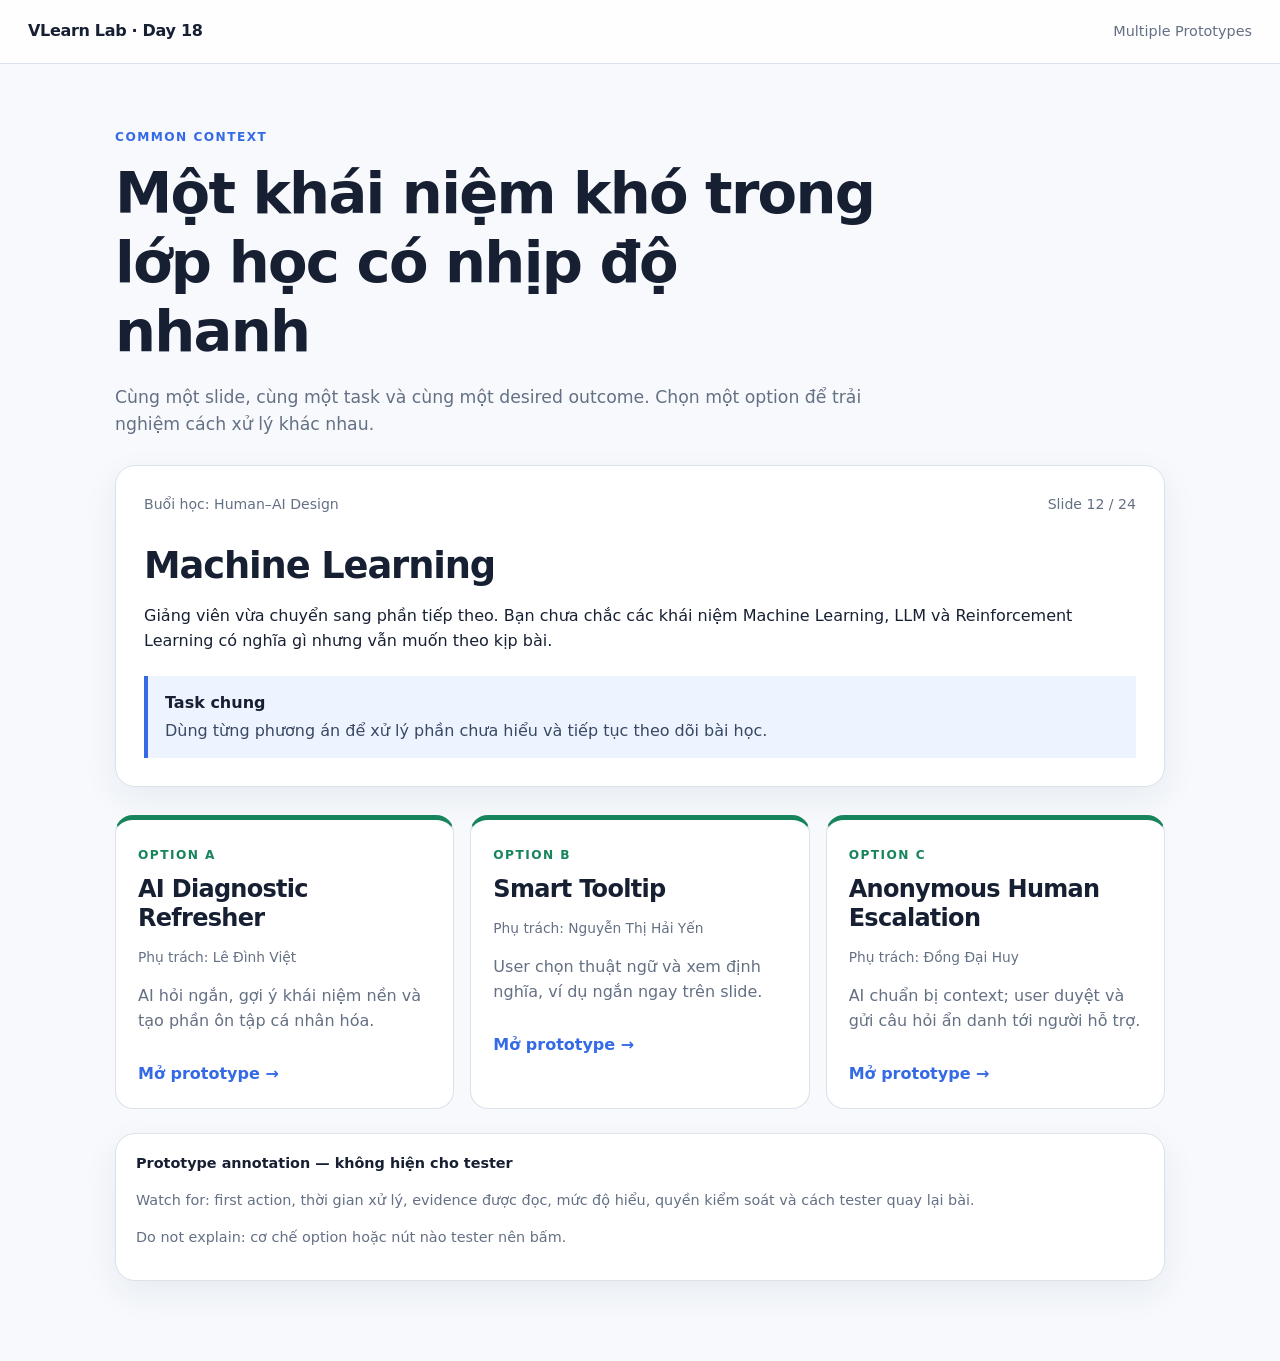
<file: Day18_Prototypes/index.html>
<!doctype html>
<html lang="vi">
<head>
  <meta charset="utf-8">
  <meta name="viewport" content="width=device-width, initial-scale=1">
  <title>AI Tutor — Day 18 Prototypes</title>
  <link rel="stylesheet" href="shared.css">
</head>
<body data-option="hub">
  <header class="topbar">
    <a class="brand" href="index.html">VLearn Lab · Day 18</a>
    <span class="topbar-note">Multiple Prototypes</span>
  </header>

  <main class="container">
    <section class="hero">
      <p class="eyebrow">COMMON CONTEXT</p>
      <h1>Một khái niệm khó trong lớp học có nhịp độ nhanh</h1>
      <p class="lead">Cùng một slide, cùng một task và cùng một desired outcome. Chọn một option để trải nghiệm cách xử lý khác nhau.</p>
    </section>

    <section class="context-card">
      <div class="progress-row">
        <span>Buổi học: Human–AI Design</span>
        <span>Slide 12 / 24</span>
      </div>
      <h2>Machine Learning</h2>
      <p>Giảng viên vừa chuyển sang phần tiếp theo. Bạn chưa chắc các khái niệm Machine Learning, LLM và Reinforcement Learning có nghĩa gì nhưng vẫn muốn theo kịp bài.</p>
      <div class="task-box">
        <strong>Task chung</strong>
        <span>Dùng từng phương án để xử lý phần chưa hiểu và tiếp tục theo dõi bài học.</span>
      </div>
    </section>

    <section class="option-grid" aria-label="Ba prototype">
      <a class="option-card option-a" href="option-a.html">
        <span class="option-label">OPTION A</span>
        <h2>AI Diagnostic Refresher</h2>
        <p class="slide-number">Phụ trách: Lê Đình Việt</p>
        <p>AI hỏi ngắn, gợi ý khái niệm nền và tạo phần ôn tập cá nhân hóa.</p>
        <span class="card-link">Mở prototype →</span>
      </a>
      <a class="option-card option-b" href="option-b.html">
        <span class="option-label">OPTION B</span>
        <h2>Smart Tooltip</h2>
        <p class="slide-number">Phụ trách: Nguyễn Thị Hải Yến</p>
        <p>User chọn thuật ngữ và xem định nghĩa, ví dụ ngắn ngay trên slide.</p>
        <span class="card-link">Mở prototype →</span>
      </a>
      <a class="option-card option-c" href="option-c.html">
        <span class="option-label">OPTION C</span>
        <h2>Anonymous Human Escalation</h2>
        <p class="slide-number">Phụ trách: Đồng Đại Huy</p>
        <p>AI chuẩn bị context; user duyệt và gửi câu hỏi ẩn danh tới người hỗ trợ.</p>
        <span class="card-link">Mở prototype →</span>
      </a>
    </section>

    <aside class="annotation">
      <strong>Prototype annotation — không hiện cho tester</strong>
      <p>Watch for: first action, thời gian xử lý, evidence được đọc, mức độ hiểu, quyền kiểm soát và cách tester quay lại bài.</p>
      <p>Do not explain: cơ chế option hoặc nút nào tester nên bấm.</p>
    </aside>
  </main>
</body>
</html>
</file>
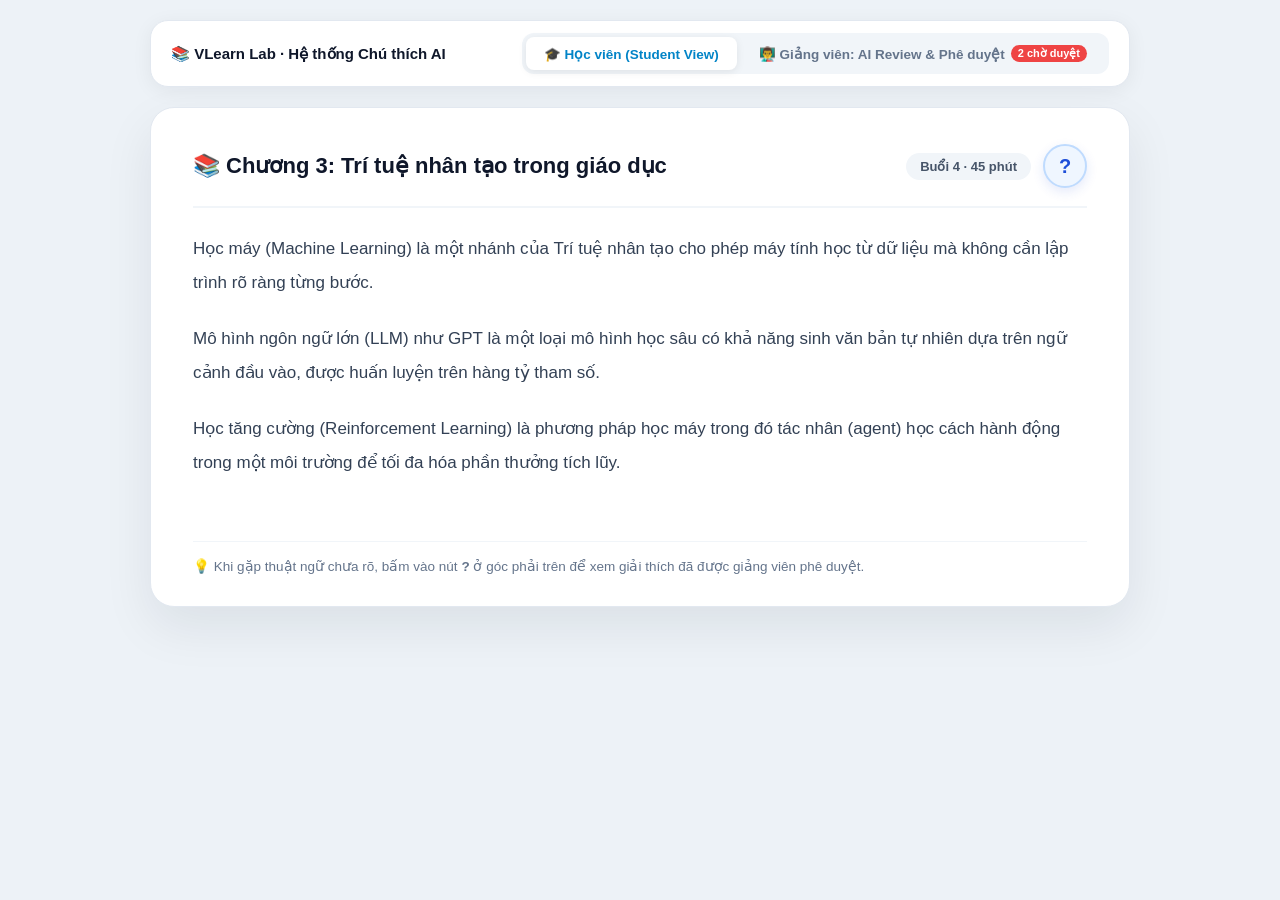
<file: prototype.html>
<!DOCTYPE html>
<html lang="vi">

<head>
    <meta charset="UTF-8" />
    <meta name="viewport" content="width=device-width, initial-scale=1.0" />
    <title>Prototype - Hệ thống Chú thích Khái niệm (Học viên & Giảng viên)</title>
    <style>
        /* ===== RESET & GLOBAL ===== */
        * {
            margin: 0;
            padding: 0;
            box-sizing: border-box;
        }

        body {
            font-family: 'Segoe UI', -apple-system, BlinkMacSystemFont, Roboto, Helvetica, Arial, sans-serif;
            background: #edf2f7;
            min-height: 100vh;
            padding: 20px;
            color: #1e293b;
            display: flex;
            flex-direction: column;
            align-items: center;
        }

        /* ===== ROLE SWITCHER TOPBAR ===== */
        .app-topbar {
            max-width: 980px;
            width: 100%;
            background: #ffffff;
            border-radius: 18px;
            padding: 12px 20px;
            margin-bottom: 20px;
            box-shadow: 0 4px 20px rgba(15, 23, 42, 0.06);
            display: flex;
            justify-content: space-between;
            align-items: center;
            flex-wrap: wrap;
            gap: 12px;
            border: 1px solid #e2e8f0;
        }

        .topbar-brand {
            font-size: 15px;
            font-weight: 700;
            color: #0f172a;
            display: flex;
            align-items: center;
            gap: 8px;
        }

        .role-switcher-group {
            display: flex;
            background: #f1f5f9;
            padding: 4px;
            border-radius: 12px;
            gap: 4px;
        }

        .role-btn {
            background: transparent;
            border: none;
            padding: 8px 18px;
            border-radius: 8px;
            font-size: 13.5px;
            font-weight: 600;
            color: #64748b;
            cursor: pointer;
            transition: all 0.2s;
            display: flex;
            align-items: center;
            gap: 6px;
        }

        .role-btn:hover {
            color: #0f172a;
        }

        .role-btn.active {
            background: #ffffff;
            color: #0284c7;
            box-shadow: 0 2px 8px rgba(0, 0, 0, 0.08);
        }

        .role-badge-count {
            background: #ef4444;
            color: #ffffff;
            font-size: 11px;
            padding: 2px 7px;
            border-radius: 20px;
            font-weight: 700;
        }

        /* ===== VIEW CONTAINERS ===== */
        .view-section {
            max-width: 980px;
            width: 100%;
            display: none;
            animation: fadeInView 0.25s ease;
        }

        .view-section.active {
            display: block;
        }

        @keyframes fadeInView {
            from {
                opacity: 0;
                transform: translateY(6px);
            }

            to {
                opacity: 1;
                transform: translateY(0);
            }
        }

        /* ============================================================ */
        /* ===== GIAO DIỆN 1: HỌC VIÊN (STUDENT VIEW) ===== */
        /* ============================================================ */
        .slide-container {
            width: 100%;
            background: #ffffff;
            border-radius: 24px;
            padding: 36px 42px 32px;
            box-shadow: 0 20px 50px rgba(15, 23, 42, 0.08);
            position: relative;
            min-height: 500px;
            display: flex;
            flex-direction: column;
            justify-content: space-between;
            border: 1px solid #e2e8f0;
        }

        .slide-header {
            display: flex;
            justify-content: space-between;
            align-items: center;
            border-bottom: 2px solid #f1f5f9;
            padding-bottom: 18px;
            margin-bottom: 24px;
            gap: 16px;
        }

        .slide-header-left {
            display: flex;
            align-items: center;
            gap: 12px;
        }

        .slide-header h2 {
            font-size: 22px;
            font-weight: 700;
            color: #0f172a;
        }

        .slide-header-right {
            display: flex;
            align-items: center;
            gap: 12px;
        }

        .badge-session {
            background: #f1f5f9;
            padding: 6px 14px;
            border-radius: 30px;
            font-size: 13px;
            color: #475569;
            font-weight: 600;
            white-space: nowrap;
        }

        .btn-help-trigger {
            width: 44px;
            height: 44px;
            border-radius: 50%;
            background: #eff6ff;
            border: 2px solid #bfdbfe;
            color: #1d4ed8;
            font-size: 20px;
            font-weight: 800;
            cursor: pointer;
            display: flex;
            align-items: center;
            justify-content: center;
            transition: all 0.2s cubic-bezier(0.34, 1.56, 0.64, 1);
            box-shadow: 0 4px 12px rgba(29, 78, 216, 0.12);
            position: relative;
        }

        .btn-help-trigger:hover {
            background: #1d4ed8;
            color: #ffffff;
            border-color: #1d4ed8;
            transform: scale(1.1);
            box-shadow: 0 6px 18px rgba(29, 78, 216, 0.28);
        }

        .btn-help-trigger::after {
            content: "Xem chú thích & giải thích khái niệm";
            position: absolute;
            bottom: -38px;
            right: 0;
            background: #0f172a;
            color: #ffffff;
            font-size: 12px;
            font-weight: 500;
            padding: 5px 12px;
            border-radius: 8px;
            white-space: nowrap;
            opacity: 0;
            pointer-events: none;
            transition: opacity 0.2s, transform 0.2s;
            transform: translateY(-4px);
            z-index: 20;
            box-shadow: 0 4px 12px rgba(0, 0, 0, 0.15);
        }

        .btn-help-trigger:hover::after {
            opacity: 1;
            transform: translateY(0);
        }

        .slide-body {
            line-height: 2;
            font-size: 17px;
            color: #334155;
            flex-grow: 1;
        }

        .slide-body p {
            margin-bottom: 22px;
        }

        .slide-footer {
            margin-top: 24px;
            border-top: 1px solid #f1f5f9;
            padding-top: 16px;
            display: flex;
            justify-content: space-between;
            align-items: center;
        }

        .slide-footer-tip {
            font-size: 13.5px;
            color: #64748b;
        }

        /* ============================================================ */
        /* ===== GIAO DIỆN 2: GIẢNG VIÊN (INSTRUCTOR DASHBOARD) ===== */
        /* ============================================================ */
        .instructor-card {
            background: #ffffff;
            border-radius: 24px;
            padding: 32px 36px;
            box-shadow: 0 20px 50px rgba(15, 23, 42, 0.08);
            border: 1px solid #e2e8f0;
        }

        .instructor-header {
            display: flex;
            justify-content: space-between;
            align-items: flex-start;
            border-bottom: 2px solid #f1f5f9;
            padding-bottom: 20px;
            margin-bottom: 20px;
            flex-wrap: wrap;
            gap: 14px;
        }

        .instructor-header h2 {
            font-size: 22px;
            font-weight: 700;
            color: #0f172a;
            display: flex;
            align-items: center;
            gap: 10px;
        }

        .instructor-header p {
            font-size: 14px;
            color: #64748b;
            margin-top: 4px;
        }

        .instructor-actions-top {
            display: flex;
            gap: 10px;
            flex-wrap: wrap;
        }

        .btn-inst-action {
            padding: 9px 18px;
            border-radius: 10px;
            font-size: 13.5px;
            font-weight: 600;
            cursor: pointer;
            transition: all 0.15s;
            display: inline-flex;
            align-items: center;
            gap: 6px;
            border: none;
        }

        .btn-inst-primary {
            background: #0284c7;
            color: #ffffff;
        }

        .btn-inst-primary:hover {
            background: #0369a1;
            box-shadow: 0 4px 12px rgba(2, 132, 199, 0.25);
        }

        .btn-inst-success {
            background: #10b981;
            color: #ffffff;
        }

        .btn-inst-success:hover {
            background: #059669;
        }

        .btn-inst-secondary {
            background: #f1f5f9;
            color: #334155;
            border: 1px solid #cbd5e1;
        }

        .btn-inst-secondary:hover {
            background: #e2e8f0;
            color: #0f172a;
        }

        /* Banner cảnh báo Limit / Capability của AI */
        .ai-capability-banner {
            background: #f0f9ff;
            border: 1px solid #bae6fd;
            border-left: 5px solid #0284c7;
            padding: 14px 18px;
            border-radius: 12px;
            margin-bottom: 24px;
            display: flex;
            align-items: flex-start;
            gap: 12px;
        }

        .ai-banner-icon {
            font-size: 22px;
        }

        .ai-banner-content h4 {
            font-size: 14.5px;
            font-weight: 700;
            color: #0369a1;
            margin-bottom: 2px;
        }

        .ai-banner-content p {
            font-size: 13.5px;
            color: #334155;
            line-height: 1.5;
        }

        /* Danh sách Card đề xuất từ AI */
        .concept-review-grid {
            display: flex;
            flex-direction: column;
            gap: 16px;
        }

        .review-card {
            background: #ffffff;
            border: 1.5px solid #e2e8f0;
            border-radius: 16px;
            padding: 20px 24px;
            transition: all 0.2s;
            position: relative;
        }

        .review-card:hover {
            border-color: #cbd5e1;
            box-shadow: 0 6px 20px rgba(0, 0, 0, 0.04);
        }

        .review-card.status-approved {
            border-color: #86efac;
            background: #f0fdf4;
        }

        .review-card.status-rejected {
            border-color: #fecaca;
            background: #fef2f2;
            opacity: 0.7;
        }

        .review-card-top {
            display: flex;
            justify-content: space-between;
            align-items: center;
            margin-bottom: 12px;
            flex-wrap: wrap;
            gap: 10px;
        }

        .review-card-title {
            font-size: 17px;
            font-weight: 700;
            color: #0f172a;
            display: flex;
            align-items: center;
            gap: 8px;
        }

        .review-badges {
            display: flex;
            align-items: center;
            gap: 8px;
            flex-wrap: wrap;
        }

        .badge-pill {
            font-size: 12px;
            font-weight: 600;
            padding: 3px 10px;
            border-radius: 20px;
        }

        .badge-confidence-high {
            background: #dbeafe;
            color: #1d4ed8;
        }

        .badge-confidence-medium {
            background: #fef3c7;
            color: #b45309;
        }

        .badge-priority {
            background: #f1f5f9;
            color: #475569;
        }

        .badge-status {
            font-weight: 700;
        }

        .badge-status-approved {
            background: #dcfce7;
            color: #15803d;
        }

        .badge-status-pending {
            background: #fef3c7;
            color: #b45309;
        }

        .badge-status-rejected {
            background: #fee2e2;
            color: #b91c1c;
        }

        .ai-reasoning-box {
            background: #f8fafc;
            border-radius: 8px;
            padding: 8px 12px;
            font-size: 13px;
            color: #475569;
            margin-bottom: 14px;
            display: flex;
            align-items: center;
            gap: 6px;
            border: 1px solid #edf2f7;
        }

        .ai-warning-box {
            background: #fffbeb;
            border: 1px solid #fde68a;
            border-radius: 8px;
            padding: 8px 12px;
            font-size: 13px;
            color: #92400e;
            margin-bottom: 14px;
            display: flex;
            align-items: center;
            gap: 6px;
        }

        .review-content-preview {
            display: grid;
            grid-template-columns: 1fr 1fr;
            gap: 14px;
            margin-bottom: 16px;
            background: #f8fafc;
            padding: 14px 16px;
            border-radius: 10px;
            border: 1px solid #f1f5f9;
        }

        .preview-block h5 {
            font-size: 12px;
            text-transform: uppercase;
            letter-spacing: 0.4px;
            color: #64748b;
            margin-bottom: 4px;
            font-weight: 700;
        }

        .preview-block p {
            font-size: 14px;
            line-height: 1.5;
            color: #1e293b;
        }

        .review-actions-bottom {
            display: flex;
            justify-content: flex-end;
            gap: 10px;
            border-top: 1px solid #f1f5f9;
            padding-top: 12px;
        }

        /* ============================================================ */
        /* ===== POPUP / MODAL CHUNG ===== */
        /* ============================================================ */
        .modal-backdrop {
            position: fixed;
            top: 0;
            left: 0;
            width: 100vw;
            height: 100vh;
            background: rgba(15, 23, 42, 0.45);
            backdrop-filter: blur(5px);
            -webkit-backdrop-filter: blur(5px);
            display: flex;
            justify-content: center;
            align-items: center;
            z-index: 1000;
            opacity: 0;
            visibility: hidden;
            transition: opacity 0.25s ease, visibility 0.25s ease;
            padding: 20px;
        }

        .modal-backdrop.active {
            opacity: 1;
            visibility: visible;
        }

        .modal-card {
            background: #ffffff;
            border-radius: 20px;
            max-width: 680px;
            width: 100%;
            padding: 26px 30px;
            box-shadow: 0 25px 60px rgba(0, 0, 0, 0.2);
            position: relative;
            transform: scale(0.94) translateY(12px);
            transition: transform 0.25s cubic-bezier(0.34, 1.56, 0.64, 1);
            max-height: 90vh;
            overflow-y: auto;
        }

        .modal-backdrop.active .modal-card {
            transform: scale(1) translateY(0);
        }

        .modal-close-btn {
            position: absolute;
            top: 18px;
            right: 18px;
            background: #f1f5f9;
            border: none;
            width: 34px;
            height: 34px;
            border-radius: 50%;
            font-size: 16px;
            color: #64748b;
            cursor: pointer;
            display: flex;
            align-items: center;
            justify-content: center;
            transition: all 0.15s;
        }

        .modal-close-btn:hover {
            background: #e2e8f0;
            color: #0f172a;
            transform: scale(1.08);
        }

        /* ===== POPUP GIẢI THÍCH (CHO HỌC VIÊN) ===== */
        .modal-header-title {
            font-size: 20px;
            font-weight: 700;
            color: #0f172a;
            display: flex;
            align-items: center;
            gap: 8px;
            margin-bottom: 4px;
        }

        .modal-header-sub {
            font-size: 13px;
            color: #64748b;
            margin-bottom: 18px;
            display: flex;
            align-items: center;
            gap: 6px;
        }

        .badge-approved-tag {
            background: #ecfdf5;
            color: #059669;
            font-size: 12px;
            font-weight: 600;
            padding: 2px 10px;
            border-radius: 20px;
            border: 1px solid #a7f3d0;
        }

        .concept-tabs {
            display: flex;
            gap: 8px;
            border-bottom: 1.5px solid #e2e8f0;
            padding-bottom: 12px;
            margin-bottom: 18px;
            overflow-x: auto;
        }

        .tab-btn {
            background: #f8fafc;
            border: 1px solid #e2e8f0;
            padding: 8px 16px;
            border-radius: 12px;
            font-size: 14px;
            font-weight: 600;
            color: #475569;
            cursor: pointer;
            transition: all 0.15s;
            white-space: nowrap;
        }

        .tab-btn.active {
            background: #0284c7;
            color: #ffffff;
            border-color: #0284c7;
            box-shadow: 0 4px 12px rgba(2, 132, 199, 0.25);
        }

        .detail-section {
            margin-bottom: 14px;
        }

        .section-label {
            font-size: 13px;
            font-weight: 700;
            text-transform: uppercase;
            letter-spacing: 0.4px;
            color: #475569;
            margin-bottom: 4px;
            display: flex;
            align-items: center;
            gap: 6px;
        }

        .section-body {
            font-size: 15.5px;
            line-height: 1.65;
            color: #1e293b;
        }

        .example-card {
            background: #f0f9ff;
            border-left: 4px solid #0284c7;
            padding: 12px 16px;
            border-radius: 10px;
            font-size: 15px;
            line-height: 1.6;
            color: #0c4a6e;
        }

        .source-card {
            background: #f8fafc;
            border: 1px dashed #cbd5e1;
            padding: 10px 16px;
            border-radius: 10px;
            font-size: 13px;
            color: #334155;
        }

        .inst-note-box {
            background: #fefce8;
            border-left: 4px solid #eab308;
            padding: 10px 14px;
            border-radius: 8px;
            font-size: 13.5px;
            color: #854d0e;
            margin-top: 10px;
        }

        .modal-footer {
            margin-top: 18px;
            padding-top: 14px;
            border-top: 1px solid #f1f5f9;
            display: flex;
            justify-content: space-between;
            align-items: center;
            gap: 12px;
        }

        .btn-feedback-trigger {
            background: #f8fafc;
            border: 1px solid #e2e8f0;
            padding: 8px 18px;
            border-radius: 30px;
            font-size: 13.5px;
            font-weight: 600;
            color: #475569;
            cursor: pointer;
            transition: all 0.15s;
            display: inline-flex;
            align-items: center;
            gap: 6px;
        }

        .btn-feedback-trigger:hover {
            background: #f1f5f9;
            color: #0f172a;
        }

        /* ===== MODAL CHỈNH SỬA / THÊM MỚI (GIẢNG VIÊN) ===== */
        .form-group {
            margin-bottom: 16px;
        }

        .form-group label {
            display: block;
            font-size: 13.5px;
            font-weight: 700;
            color: #334155;
            margin-bottom: 6px;
        }

        .form-input,
        .form-textarea {
            width: 100%;
            padding: 10px 14px;
            border: 1.5px solid #cbd5e1;
            border-radius: 10px;
            font-size: 14.5px;
            font-family: inherit;
            outline: none;
            transition: all 0.15s;
            color: #0f172a;
        }

        .form-input:focus,
        .form-textarea:focus {
            border-color: #0284c7;
            box-shadow: 0 0 0 3px rgba(2, 132, 199, 0.15);
        }

        /* ===== FEEDBACK POPUP (SAO SVG) ===== */
        .star-row {
            display: flex;
            gap: 10px;
            margin: 14px 0 18px;
        }

        .star-item {
            cursor: pointer;
            transition: transform 0.15s cubic-bezier(0.34, 1.56, 0.64, 1);
            display: flex;
            align-items: center;
            justify-content: center;
            padding: 2px;
            user-select: none;
        }

        .star-item:hover {
            transform: scale(1.22);
        }

        .star-icon {
            width: 38px;
            height: 38px;
            fill: #ffffff;
            stroke: #94a3b8;
            stroke-width: 1.5;
            stroke-linejoin: round;
            transition: fill 0.15s ease, stroke 0.15s ease;
            filter: drop-shadow(0 2px 4px rgba(0, 0, 0, 0.06));
        }

        .star-item.active .star-icon,
        .star-item.hovered .star-icon {
            fill: #f59e0b;
            stroke: #d97706;
            filter: drop-shadow(0 3px 10px rgba(245, 158, 11, 0.45));
        }

        /* ===== TOAST ===== */
        .toast {
            position: fixed;
            bottom: 30px;
            left: 50%;
            transform: translateX(-50%) translateY(20px);
            background: #0f172a;
            color: white;
            padding: 12px 28px;
            border-radius: 40px;
            font-weight: 500;
            font-size: 14px;
            box-shadow: 0 10px 30px rgba(0, 0, 0, 0.25);
            z-index: 2000;
            opacity: 0;
            transition: opacity 0.25s, transform 0.25s;
            pointer-events: none;
        }

        .toast.show {
            opacity: 1;
            transform: translateX(-50%) translateY(0);
        }

        @media (max-width: 700px) {
            .review-content-preview {
                grid-template-columns: 1fr;
            }

            .app-topbar {
                flex-direction: column;
                align-items: stretch;
            }

            .slide-container,
            .instructor-card {
                padding: 20px 18px;
            }
        }
    </style>
</head>

<body>

    <!-- ============================================================ -->
    <!-- ===== THANH CHUYỂN ĐỔI VAI TRÒ (ROLE SWITCHER) ===== -->
    <!-- ============================================================ -->
    <header class="app-topbar">
        <div class="topbar-brand">
            <span>📚 VLearn Lab · Hệ thống Chú thích AI</span>
        </div>
        <div class="role-switcher-group">
            <button class="role-btn active" id="btnRoleStudent" data-target="studentView">
                🎓 Học viên (Student View)
            </button>
            <button class="role-btn" id="btnRoleInstructor" data-target="instructorView">
                👨‍🏫 Giảng viên: AI Review & Phê duyệt
                <span class="role-badge-count" id="pendingBadge">3 chờ duyệt</span>
            </button>
        </div>
    </header>

    <!-- ============================================================ -->
    <!-- ===== VIEW 1: GIAO DIỆN HỌC VIÊN (STUDENT VIEW) ===== -->
    <!-- ============================================================ -->
    <section class="view-section active" id="studentView">
        <div class="slide-container">
            <!-- Header Slide -->
            <div class="slide-header">
                <div class="slide-header-left">
                    <h2>📚 Chương 3: Trí tuệ nhân tạo trong giáo dục</h2>
                </div>
                <div class="slide-header-right">
                    <span class="badge-session">Buổi 4 · 45 phút</span>
                    <!-- Nút ? góc phải trên -->
                    <button class="btn-help-trigger" id="btnHelpTrigger" title="Xem chú thích & giải thích khái niệm">
                        ?
                    </button>
                </div>
            </div>

            <!-- Thân Slide bài giảng tự nhiên -->
            <div class="slide-body">
                <p>
                    Học máy (Machine Learning) là một nhánh của Trí tuệ nhân tạo cho phép máy tính học từ dữ liệu mà
                    không cần lập trình rõ ràng từng bước.
                </p>
                <p>
                    Mô hình ngôn ngữ lớn (LLM) như GPT là một loại mô hình học sâu có khả năng sinh văn bản tự nhiên dựa
                    trên ngữ cảnh đầu vào, được huấn luyện trên hàng tỷ tham số.
                </p>
                <p>
                    Học tăng cường (Reinforcement Learning) là phương pháp học máy trong đó tác nhân (agent) học cách
                    hành động trong một môi trường để tối đa hóa phần thưởng tích lũy.
                </p>
            </div>

            <!-- Chân Slide -->
            <div class="slide-footer">
                <span class="slide-footer-tip">💡 Khi gặp thuật ngữ chưa rõ, bấm vào nút <strong>?</strong> ở góc phải
                    trên để xem giải thích đã được giảng viên phê duyệt.</span>
            </div>
        </div>
    </section>

    <!-- ============================================================ -->
    <!-- ===== VIEW 2: GIAO DIỆN GIẢNG VIÊN (INSTRUCTOR DASHBOARD) ===== -->
    <!-- ============================================================ -->
    <section class="view-section" id="instructorView">
        <div class="instructor-card">
            <!-- Header Giảng viên -->
            <div class="instructor-header">
                <div>
                    <h2>👨‍🏫 Dashboard Quản trị & Phê duyệt Chú thích AI</h2>
                    <p>Slide đang chọn: <strong>Chương 3: Trí tuệ nhân tạo trong giáo dục</strong> (Đã quét 3 slide con)
                    </p>
                </div>
                <div class="instructor-actions-top">
                    <button class="btn-inst-action btn-inst-secondary" id="btnAddConcept">
                        ➕ Thêm khái niệm mới
                    </button>
                    <button class="btn-inst-action btn-inst-success" id="btnApproveAll">
                        ✓ Phê duyệt tất cả
                    </button>
                    <button class="btn-inst-action btn-inst-primary" id="btnPublishToStudent">
                        🚀 Xem kết quả ở Màn hình Học viên
                    </button>
                </div>
            </div>

            <!-- Banner Năng lực & Giới hạn AI (Chặng 3 Mental Model) -->
            <div class="ai-capability-banner">
                <div class="ai-banner-icon">🤖</div>
                <div class="ai-banner-content">
                    <h4>AI Human-in-the-loop: Đề xuất tự động từ bài giảng</h4>
                    <p>AI đã tự động quét văn bản slide và trích xuất 3 khái niệm quan trọng kèm bản thảo định nghĩa &
                        ví dụ. <strong>Lưu ý:</strong> AI có thể bỏ sót khái niệm chuyên sâu hoặc diễn giải chưa sát ngữ
                        cảnh. Mời Giảng viên review, chỉnh sửa và phê duyệt trước khi xuất bản cho học viên.</p>
                </div>
            </div>

            <!-- Danh sách các Card Khái niệm cần Review -->
            <div class="concept-review-grid" id="conceptReviewList">
                <!-- Javascript sẽ render động các card từ database -->
            </div>
        </div>
    </section>

    <!-- ============================================================ -->
    <!-- ===== POPUP 1: GIẢI THÍCH KHÁI NIỆM (HỌC VIÊN VIEW) ===== -->
    <!-- ============================================================ -->
    <div class="modal-backdrop" id="conceptModalBackdrop">
        <div class="modal-card">
            <button class="modal-close-btn" id="btnCloseConceptModal" title="Đóng (ESC)">✕</button>

            <div class="modal-header-title">
                <span>💡 Chú thích & Giải thích khái niệm</span>
            </div>
            <div class="modal-header-sub">
                <span class="badge-approved-tag">✓ Đã được giảng viên phê duyệt</span>
                <span>· Trích xuất theo ngữ cảnh slide</span>
            </div>

            <!-- Tabs chọn khái niệm (chỉ hiển thị những khái niệm ĐÃ PHÊ DUYỆT) -->
            <div class="concept-tabs" id="conceptTabs"></div>

            <!-- Nội dung chi tiết của tab đang chọn -->
            <div class="concept-content-box" id="conceptContentBox">
                <div style="font-size:18px; font-weight:700; color:#0f172a; margin-bottom:12px;" id="popupConceptTitle">
                </div>

                <div class="detail-section">
                    <div class="section-label">📖 Định nghĩa ngắn gọn</div>
                    <div class="section-body" id="popupConceptDef"></div>
                </div>

                <div class="detail-section">
                    <div class="section-label">💡 Ví dụ trực quan</div>
                    <div class="example-card" id="popupConceptExample"></div>
                </div>

                <div class="detail-section">
                    <div class="section-label">📚 Nguồn trích xuất</div>
                    <div class="source-card" id="popupConceptSource"></div>
                </div>

                <!-- Ghi chú riêng của giảng viên (nếu có) -->
                <div class="inst-note-box" id="popupInstNoteBox" style="display:none;">
                    <strong>📌 Lưu ý từ Giảng viên:</strong> <span id="popupInstNoteText"></span>
                </div>
            </div>

            <!-- Footer Pop-up: Có nút Phản hồi góc dưới bên trái và Đóng bên phải -->
            <div class="modal-footer">
                <button class="btn-feedback-trigger" id="btnConceptFeedback">
                    📝 Phản hồi về tính năng
                </button>
                <button class="btn-inst-action btn-inst-secondary" id="btnDismissConcept"
                    style="padding:8px 20px; border-radius:30px;">
                    Đóng
                </button>
            </div>
        </div>
    </div>

    <!-- ============================================================ -->
    <!-- ===== POPUP 2: MODAL CHỈNH SỬA / THÊM MỚI (GIẢNG VIÊN) ===== -->
    <!-- ============================================================ -->
    <div class="modal-backdrop" id="editModalBackdrop">
        <div class="modal-card" style="max-width: 620px;">
            <button class="modal-close-btn" id="btnCloseEditModal">✕</button>

            <div class="modal-header-title">
                <span id="editModalHeaderTitle">✏️ Chỉnh sửa Chú thích Khái niệm</span>
            </div>
            <div class="modal-header-sub">
                Nội dung chỉnh sửa sẽ được cập nhật trực tiếp lên màn hình học viên sau khi lưu.
            </div>

            <form id="editConceptForm">
                <input type="hidden" id="editConceptId" />

                <div class="form-group">
                    <label>Tên thuật ngữ / Khái niệm</label>
                    <input type="text" class="form-input" id="inputConceptTitle" required
                        placeholder="VD: Machine Learning..." />
                </div>

                <div class="form-group">
                    <label>Định nghĩa ngắn gọn (dành cho học viên đọc dưới 15s)</label>
                    <textarea class="form-textarea" id="inputConceptDef" rows="3" required
                        placeholder="Nhập định nghĩa cô đọng..."></textarea>
                </div>

                <div class="form-group">
                    <label>Ví dụ minh họa thực tế</label>
                    <textarea class="form-textarea" id="inputConceptExample" rows="2" required
                        placeholder="Nhập ví dụ trực quan..."></textarea>
                </div>

                <div class="form-group">
                    <label>Nguồn trích dẫn / Giáo trình</label>
                    <input type="text" class="form-input" id="inputConceptSource"
                        placeholder="VD: Giáo trình AI cơ bản, Chương 2" />
                </div>

                <div class="form-group">
                    <label>Ghi chú nhấn mạnh của Giảng viên (Hiển thị kèm cho học viên)</label>
                    <input type="text" class="form-input" id="inputConceptNote"
                        placeholder="VD: Khái niệm này sẽ xuất hiện trong bài kiểm tra giữa kỳ..." />
                </div>

                <div class="modal-footer" style="margin-top:16px;">
                    <button type="button" class="btn-inst-action btn-inst-secondary" id="btnCancelEdit">Hủy</button>
                    <button type="submit" class="btn-inst-action btn-inst-primary">Lưu & Phê duyệt ngay</button>
                </div>
            </form>
        </div>
    </div>

    <!-- ============================================================ -->
    <!-- ===== POPUP 3: ĐÁNH GIÁ & PHẢN HỒI (HỌC VIÊN FEEDBACK) ===== -->
    <!-- ============================================================ -->
    <div class="modal-backdrop" id="feedbackModalBackdrop">
        <div class="modal-card" style="max-width: 520px;">
            <button class="modal-close-btn" id="btnCloseFeedbackModal">✕</button>

            <div class="modal-header-title">
                <span>📝 Đánh giá & Phản hồi</span>
            </div>
            <div class="modal-header-sub">
                Giúp giảng viên và hệ thống hoàn thiện nội dung giải thích tốt hơn.
            </div>

            <div style="font-weight:600; font-size:14.5px; color:#1e293b; margin-top:6px;">
                Bạn đánh giá thế nào về tính năng này?
            </div>

            <!-- Hàng sao SVG màu trắng -> hover vàng -> click ấn định -->
            <div class="star-row" id="starRow">
                <div class="star-item" data-star="1" title="1 sao - Kém">
                    <svg class="star-icon" viewBox="0 0 24 24">
                        <path
                            d="M12 17.27L18.18 21l-1.64-7.03L22 9.24l-7.19-.61L12 2 9.19 8.63 2 9.24l5.46 4.73L5.82 21z" />
                    </svg>
                </div>
                <div class="star-item" data-star="2" title="2 sao - Bình thường">
                    <svg class="star-icon" viewBox="0 0 24 24">
                        <path
                            d="M12 17.27L18.18 21l-1.64-7.03L22 9.24l-7.19-.61L12 2 9.19 8.63 2 9.24l5.46 4.73L5.82 21z" />
                    </svg>
                </div>
                <div class="star-item" data-star="3" title="3 sao - Ổn">
                    <svg class="star-icon" viewBox="0 0 24 24">
                        <path
                            d="M12 17.27L18.18 21l-1.64-7.03L22 9.24l-7.19-.61L12 2 9.19 8.63 2 9.24l5.46 4.73L5.82 21z" />
                    </svg>
                </div>
                <div class="star-item" data-star="4" title="4 sao - Tốt">
                    <svg class="star-icon" viewBox="0 0 24 24">
                        <path
                            d="M12 17.27L18.18 21l-1.64-7.03L22 9.24l-7.19-.61L12 2 9.19 8.63 2 9.24l5.46 4.73L5.82 21z" />
                    </svg>
                </div>
                <div class="star-item" data-star="5" title="5 sao - Rất hữu ích">
                    <svg class="star-icon" viewBox="0 0 24 24">
                        <path
                            d="M12 17.27L18.18 21l-1.64-7.03L22 9.24l-7.19-.61L12 2 9.19 8.63 2 9.24l5.46 4.73L5.82 21z" />
                    </svg>
                </div>
            </div>

            <label style="font-weight:600; font-size:14px; display:block; color:#1e293b;">
                💬 Góp ý thêm (không bắt buộc)
            </label>
            <textarea class="form-textarea" id="feedbackText" rows="3"
                placeholder="Hãy cho chúng tôi biết cảm nhận hoặc đề xuất của bạn..."
                style="margin-top:6px;"></textarea>

            <div class="modal-footer" style="margin-top:16px;">
                <button type="button" class="btn-inst-action btn-inst-secondary" id="btnCancelFeedback">Bỏ qua</button>
                <button type="button" class="btn-inst-action btn-inst-primary" id="btnSubmitFeedback">Gửi phản
                    hồi</button>
            </div>
        </div>
    </div>

    <!-- ===== TOAST THÔNG BÁO ===== -->
    <div class="toast" id="toast"></div>

    <!-- ============================================================ -->
    <!-- ===== JAVASCRIPT HỆ THỐNG ===== -->
    <!-- ============================================================ -->
    <script>
        (function () {
            'use strict';

            // ---------- DỮ LIỆU ĐỀ XUẤT TỪ AI (STATE DÙNG CHUNG) ----------
            let conceptsDatabase = [
                {
                    id: 'ml',
                    title: 'Machine Learning (Học máy)',
                    icon: '🧠',
                    def: 'Machine Learning là một nhánh của Trí tuệ nhân tạo cho phép hệ thống tự học và cải thiện từ dữ liệu mà không cần lập trình rõ ràng từng bước.',
                    example: 'Hệ thống gợi ý sản phẩm trên Amazon học từ lịch sử mua hàng của bạn để đề xuất các mặt hàng phù hợp tiếp theo.',
                    source: 'Giáo trình AI cơ bản, Chương 2, trang 15',
                    teacherNote: '',
                    status: 'approved', // 'pending' | 'approved' | 'rejected'
                    aiConfidence: '95%',
                    aiReason: 'Thuật ngữ cốt lõi, xuất hiện 6 lần trong slide & giáo trình.',
                    priority: 'Ưu tiên Cao'
                },
                {
                    id: 'llm',
                    title: 'Mô hình ngôn ngữ lớn (LLM)',
                    icon: '🤖',
                    def: 'LLM là một loại mô hình học sâu có khả năng hiểu và sinh văn bản tự nhiên dựa trên ngữ cảnh đầu vào, được huấn luyện trên hàng tỷ tham số.',
                    example: 'ChatGPT (GPT-4) có thể trả lời câu hỏi phức tạp, tóm tắt bài giảng và viết code chỉ từ một câu prompt ngắn.',
                    source: 'Deep Learning Foundations, Chương 12 (NXB MIT Press)',
                    teacherNote: '',
                    status: 'pending',
                    aiConfidence: '91%',
                    aiReason: 'Từ khóa mới quan trọng, học viên thường gặp khó khăn.',
                    priority: 'Ưu tiên Cao'
                },
                {
                    id: 'rl',
                    title: 'Học tăng cường (Reinforcement Learning)',
                    icon: '🎮',
                    def: 'Học tăng cường là phương pháp học máy trong đó một tác nhân (agent) tự học cách đưa ra chuỗi hành động trong môi trường để tối đa hóa phần thưởng tích lũy qua thử và sai.',
                    example: 'AlphaGo sử dụng học tăng cường để tự chơi hàng triệu ván cờ với chính nó và đánh bại các kỳ thủ cờ vây hàng đầu thế giới.',
                    source: 'Reinforcement Learning: An Introduction',
                    teacherNote: '',
                    status: 'pending',
                    aiConfidence: '82%',
                    aiWarning: '⚠️ AI không đủ dữ liệu chắc chắn về cách dùng trong slide này. Đề nghị giảng viên kiểm tra kỹ.',
                    aiReason: 'Khái niệm nâng cao, xuất hiện ở cuối slide 3.',
                    priority: 'Ưu tiên Trung bình'
                }
            ];

            // ---------- DOM REFS ----------
            const btnRoleStudent = document.getElementById('btnRoleStudent');
            const btnRoleInstructor = document.getElementById('btnRoleInstructor');
            const studentView = document.getElementById('studentView');
            const instructorView = document.getElementById('instructorView');
            const pendingBadge = document.getElementById('pendingBadge');

            // Instructor Dashboard
            const conceptReviewList = document.getElementById('conceptReviewList');
            const btnApproveAll = document.getElementById('btnApproveAll');
            const btnAddConcept = document.getElementById('btnAddConcept');
            const btnPublishToStudent = document.getElementById('btnPublishToStudent');

            // Edit Modal
            const editModalBackdrop = document.getElementById('editModalBackdrop');
            const btnCloseEditModal = document.getElementById('btnCloseEditModal');
            const btnCancelEdit = document.getElementById('btnCancelEdit');
            const editConceptForm = document.getElementById('editConceptForm');
            const editModalHeaderTitle = document.getElementById('editModalHeaderTitle');
            const editConceptId = document.getElementById('editConceptId');
            const inputConceptTitle = document.getElementById('inputConceptTitle');
            const inputConceptDef = document.getElementById('inputConceptDef');
            const inputConceptExample = document.getElementById('inputConceptExample');
            const inputConceptSource = document.getElementById('inputConceptSource');
            const inputConceptNote = document.getElementById('inputConceptNote');

            // Student Concept Pop-up
            const btnHelpTrigger = document.getElementById('btnHelpTrigger');
            const conceptModalBackdrop = document.getElementById('conceptModalBackdrop');
            const btnCloseConceptModal = document.getElementById('btnCloseConceptModal');
            const btnDismissConcept = document.getElementById('btnDismissConcept');
            const btnConceptFeedback = document.getElementById('btnConceptFeedback');
            const conceptTabs = document.getElementById('conceptTabs');
            const popupConceptTitle = document.getElementById('popupConceptTitle');
            const popupConceptDef = document.getElementById('popupConceptDef');
            const popupConceptExample = document.getElementById('popupConceptExample');
            const popupConceptSource = document.getElementById('popupConceptSource');
            const popupInstNoteBox = document.getElementById('popupInstNoteBox');
            const popupInstNoteText = document.getElementById('popupInstNoteText');

            // Feedback Modal
            const feedbackModalBackdrop = document.getElementById('feedbackModalBackdrop');
            const btnCloseFeedbackModal = document.getElementById('btnCloseFeedbackModal');
            const btnCancelFeedback = document.getElementById('btnCancelFeedback');
            const btnSubmitFeedback = document.getElementById('btnSubmitFeedback');
            const starRow = document.getElementById('starRow');
            const starItems = starRow.querySelectorAll('.star-item');
            const feedbackText = document.getElementById('feedbackText');

            const toast = document.getElementById('toast');

            // ---------- STATE ----------
            let currentStudentTabId = '';
            let selectedStar = 0;
            let toastTimer = null;

            // ============================================================
            // ===== 1. QUẢN LÝ CHUYỂN ĐỔI VAI TRÒ =====
            // ============================================================
            function switchRole(role) {
                if (role === 'student') {
                    btnRoleStudent.classList.add('active');
                    btnRoleInstructor.classList.remove('active');
                    studentView.classList.add('active');
                    instructorView.classList.remove('active');
                } else {
                    btnRoleInstructor.classList.add('active');
                    btnRoleStudent.classList.remove('active');
                    instructorView.classList.add('active');
                    studentView.classList.remove('active');
                    renderInstructorDashboard();
                }
            }

            btnRoleStudent.addEventListener('click', () => switchRole('student'));
            btnRoleInstructor.addEventListener('click', () => switchRole('instructor'));

            btnPublishToStudent.addEventListener('click', () => {
                switchRole('student');
                showToast('🚀 Đã chuyển sang Màn hình Học viên!');
            });

            // ============================================================
            // ===== 2. GIẢNG VIÊN DASHBOARD (RENDER & ACTIONS) =====
            // ============================================================
            function updatePendingBadge() {
                const pendingCount = conceptsDatabase.filter(c => c.status === 'pending').length;
                if (pendingCount > 0) {
                    pendingBadge.textContent = `${pendingCount} chờ duyệt`;
                    pendingBadge.style.display = 'inline-block';
                } else {
                    pendingBadge.textContent = `✓ Đã duyệt hết`;
                    pendingBadge.style.background = '#10b981';
                }
            }

            function renderInstructorDashboard() {
                conceptReviewList.innerHTML = '';
                updatePendingBadge();

                conceptsDatabase.forEach(item => {
                    const card = document.createElement('div');
                    card.className = `review-card status-${item.status}`;
                    card.id = `card-${item.id}`;

                    let statusBadgeHtml = '';
                    if (item.status === 'approved') {
                        statusBadgeHtml = `<span class="badge-pill badge-status badge-status-approved">✓ Đã phê duyệt</span>`;
                    } else if (item.status === 'rejected') {
                        statusBadgeHtml = `<span class="badge-pill badge-status badge-status-rejected">✕ Đã từ chối</span>`;
                    } else {
                        statusBadgeHtml = `<span class="badge-pill badge-status badge-status-pending">⏳ Chờ duyệt</span>`;
                    }

                    const warningHtml = item.aiWarning ? `
                        <div class="ai-warning-box">
                            <span>${item.aiWarning}</span>
                        </div>
                    ` : '';

                    const teacherNoteHtml = item.teacherNote ? `
                        <div style="font-size:13px; color:#854d0e; background:#fefce8; padding:6px 10px; border-radius:6px; margin-bottom:10px;">
                            <strong>📌 Lưu ý của bạn:</strong> ${item.teacherNote}
                        </div>
                    ` : '';

                    card.innerHTML = `
                        <div class="review-card-top">
                            <div class="review-card-title">
                                <span>${item.icon || '📌'} ${item.title}</span>
                            </div>
                            <div class="review-badges">
                                <span class="badge-pill badge-confidence-high">Độ tin cậy AI: ${item.aiConfidence}</span>
                                <span class="badge-pill badge-priority">${item.priority}</span>
                                ${statusBadgeHtml}
                            </div>
                        </div>

                        <div class="ai-reasoning-box">
                            <span>💡 <strong>Lý do AI đề xuất:</strong> ${item.aiReason}</span>
                        </div>

                        ${warningHtml}

                        <div class="review-content-preview">
                            <div class="preview-block">
                                <h5>📖 Định nghĩa bản thảo</h5>
                                <p>${item.def}</p>
                            </div>
                            <div class="preview-block">
                                <h5>💡 Ví dụ minh họa</h5>
                                <p>${item.example}</p>
                            </div>
                        </div>

                        ${teacherNoteHtml}

                        <div style="font-size:12.5px; color:#64748b; margin-bottom:12px;">
                            <strong>Nguồn tham chiếu:</strong> ${item.source}
                        </div>

                        <div class="review-actions-bottom">
                            <button class="btn-inst-action btn-inst-secondary" onclick="window.handleEditConcept('${item.id}')">
                                ✏️ Chỉnh sửa nội dung
                            </button>
                            ${item.status !== 'approved' ? `
                                <button class="btn-inst-action btn-inst-success" onclick="window.handleApproveConcept('${item.id}')">
                                    ✓ Phê duyệt
                                </button>
                            ` : `
                                <button class="btn-inst-action btn-inst-secondary" onclick="window.handleRejectConcept('${item.id}')">
                                    ✕ Thu hồi / Ẩn
                                </button>
                            `}
                        </div>
                    `;

                    conceptReviewList.appendChild(card);
                });
            }

            // Expose handler ra window cho các nút trong card
            window.handleApproveConcept = function (id) {
                const item = conceptsDatabase.find(c => c.id === id);
                if (item) {
                    item.status = 'approved';
                    renderInstructorDashboard();
                    showToast(`✅ Đã phê duyệt: "${item.title}"`);
                }
            };

            window.handleRejectConcept = function (id) {
                const item = conceptsDatabase.find(c => c.id === id);
                if (item) {
                    item.status = 'rejected';
                    renderInstructorDashboard();
                    showToast(`✕ Đã ẩn khái niệm: "${item.title}"`);
                }
            };

            window.handleEditConcept = function (id) {
                const item = conceptsDatabase.find(c => c.id === id);
                if (!item) return;

                editModalHeaderTitle.textContent = `✏️ Chỉnh sửa: ${item.title}`;
                editConceptId.value = item.id;
                inputConceptTitle.value = item.title;
                inputConceptDef.value = item.def;
                inputConceptExample.value = item.example;
                inputConceptSource.value = item.source;
                inputConceptNote.value = item.teacherNote || '';

                editModalBackdrop.classList.add('active');
            };

            // Phê duyệt tất cả
            btnApproveAll.addEventListener('click', () => {
                conceptsDatabase.forEach(c => {
                    c.status = 'approved';
                });
                renderInstructorDashboard();
                showToast('✅ Đã phê duyệt toàn bộ danh sách khái niệm!');
            });

            // Thêm mới khái niệm thủ công
            btnAddConcept.addEventListener('click', () => {
                editModalHeaderTitle.textContent = '➕ Thêm Khái niệm mới (Giảng viên)';
                editConceptId.value = 'new_' + Date.now();
                inputConceptTitle.value = '';
                inputConceptDef.value = '';
                inputConceptExample.value = '';
                inputConceptSource.value = 'Giáo trình Chương 3';
                inputConceptNote.value = '';

                editModalBackdrop.classList.add('active');
            });

            // Đóng Modal Edit
            function closeEditModal() {
                editModalBackdrop.classList.remove('active');
            }
            btnCloseEditModal.addEventListener('click', closeEditModal);
            btnCancelEdit.addEventListener('click', closeEditModal);

            // Lưu form Edit / Add
            editConceptForm.addEventListener('submit', (e) => {
                e.preventDefault();
                const id = editConceptId.value;
                let item = conceptsDatabase.find(c => c.id === id);

                if (item) {
                    item.title = inputConceptTitle.value.trim();
                    item.def = inputConceptDef.value.trim();
                    item.example = inputConceptExample.value.trim();
                    item.source = inputConceptSource.value.trim();
                    item.teacherNote = inputConceptNote.value.trim();
                    item.status = 'approved';
                    showToast(`✅ Đã lưu và phê duyệt: "${item.title}"`);
                } else {
                    // Thêm mới
                    const newItem = {
                        id: id,
                        title: inputConceptTitle.value.trim(),
                        icon: '📌',
                        def: inputConceptDef.value.trim(),
                        example: inputConceptExample.value.trim(),
                        source: inputConceptSource.value.trim(),
                        teacherNote: inputConceptNote.value.trim(),
                        status: 'approved',
                        aiConfidence: '100% (Giảng viên tạo)',
                        aiReason: 'Do giảng viên bổ sung thủ công.',
                        priority: 'Ưu tiên Cao'
                    };
                    conceptsDatabase.push(newItem);
                    showToast(`✅ Đã tạo và xuất bản khái niệm mới!`);
                }

                closeEditModal();
                renderInstructorDashboard();
            });

            // ============================================================
            // ===== 3. HỌC VIÊN VIEW (POP-UP GIẢI THÍCH) =====
            // ============================================================
            function renderStudentPopup(activeId) {
                // Chỉ lấy những khái niệm ĐÃ ĐƯỢC DUYỆT
                const approvedList = conceptsDatabase.filter(c => c.status === 'approved');

                if (approvedList.length === 0) {
                    conceptTabs.innerHTML = '';
                    popupConceptTitle.textContent = 'Chưa có chú thích nào được phê duyệt';
                    popupConceptDef.textContent = 'Giảng viên đang xem xét danh sách chú thích cho slide này. Vui lòng kiểm tra lại sau.';
                    popupConceptExample.textContent = 'Chưa có dữ liệu';
                    popupConceptSource.textContent = 'Chưa có dữ liệu';
                    popupInstNoteBox.style.display = 'none';
                    return;
                }

                // Chọn tab đầu tiên nếu chưa chọn hoặc id không tồn tại
                let currentItem = approvedList.find(c => c.id === activeId);
                if (!currentItem) {
                    currentItem = approvedList[0];
                }
                currentStudentTabId = currentItem.id;

                // Render tabs
                conceptTabs.innerHTML = '';
                approvedList.forEach(item => {
                    const btn = document.createElement('button');
                    btn.className = `tab-btn ${item.id === currentStudentTabId ? 'active' : ''}`;
                    btn.textContent = `${item.icon || '📌'} ${item.title}`;
                    btn.addEventListener('click', () => {
                        renderStudentPopup(item.id);
                    });
                    conceptTabs.appendChild(btn);
                });

                // Render detail
                popupConceptTitle.textContent = `${currentItem.icon || '📌'} ${currentItem.title}`;
                popupConceptDef.textContent = currentItem.def;
                popupConceptExample.textContent = currentItem.example;
                popupConceptSource.textContent = currentItem.source;

                if (currentItem.teacherNote) {
                    popupInstNoteText.textContent = currentItem.teacherNote;
                    popupInstNoteBox.style.display = 'block';
                } else {
                    popupInstNoteBox.style.display = 'none';
                }
            }

            function openConceptModal() {
                renderStudentPopup(currentStudentTabId);
                conceptModalBackdrop.classList.add('active');
            }

            function closeConceptModal() {
                conceptModalBackdrop.classList.remove('active');
            }

            btnHelpTrigger.addEventListener('click', openConceptModal);
            btnCloseConceptModal.addEventListener('click', closeConceptModal);
            btnDismissConcept.addEventListener('click', closeConceptModal);

            conceptModalBackdrop.addEventListener('click', (e) => {
                if (e.target === conceptModalBackdrop) closeConceptModal();
            });

            // Chuyển sang feedback từ trong popup
            btnConceptFeedback.addEventListener('click', () => {
                closeConceptModal();
                feedbackModalBackdrop.classList.add('active');
            });

            // ============================================================
            // ===== 4. FEEDBACK POPUP (ĐÁNH GIÁ SAO) =====
            // ============================================================
            function updateStarDisplay(val) {
                starItems.forEach(item => {
                    const star = parseInt(item.dataset.star);
                    item.classList.toggle('active', star <= val);
                });
            }

            function previewStars(val) {
                starItems.forEach(item => {
                    const star = parseInt(item.dataset.star);
                    item.classList.toggle('hovered', star <= val);
                });
            }

            starItems.forEach(el => {
                el.addEventListener('click', function () {
                    const starVal = parseInt(this.dataset.star);
                    selectedStar = starVal;
                    starItems.forEach(item => item.classList.remove('hovered'));
                    updateStarDisplay(selectedStar);
                });

                el.addEventListener('mouseenter', function () {
                    const starVal = parseInt(this.dataset.star);
                    previewStars(starVal);
                });
            });

            starRow.addEventListener('mouseleave', function () {
                starItems.forEach(item => item.classList.remove('hovered'));
                updateStarDisplay(selectedStar);
            });

            function closeFeedbackModal() {
                feedbackModalBackdrop.classList.remove('active');
            }
            btnCloseFeedbackModal.addEventListener('click', closeFeedbackModal);
            btnCancelFeedback.addEventListener('click', closeFeedbackModal);

            btnSubmitFeedback.addEventListener('click', () => {
                const comment = feedbackText.value.trim();
                if (selectedStar === 0 && !comment) {
                    showToast('⚠️ Vui lòng chọn số sao hoặc viết góp ý');
                    return;
                }
                showToast('✅ Cảm ơn bạn đã gửi phản hồi!');
                selectedStar = 0;
                updateStarDisplay(0);
                starItems.forEach(item => item.classList.remove('active', 'hovered'));
                feedbackText.value = '';
                closeFeedbackModal();
            });

            // ============================================================
            // ===== 5. TOAST & PHÍM TẮT =====
            // ============================================================
            function showToast(msg) {
                if (toastTimer) {
                    clearTimeout(toastTimer);
                    toast.classList.remove('show');
                }
                toast.textContent = msg;
                toast.classList.add('show');
                toastTimer = setTimeout(() => {
                    toast.classList.remove('show');
                    toastTimer = null;
                }, 2800);
            }

            document.addEventListener('keydown', function (e) {
                const isTyping = ['INPUT', 'TEXTAREA'].includes(e.target.tagName) || e.target.isContentEditable;
                if (e.key === 'Escape') {
                    if (isTyping) {
                        e.target.blur();
                        return;
                    }
                    if (conceptModalBackdrop.classList.contains('active')) closeConceptModal();
                    else if (editModalBackdrop.classList.contains('active')) closeEditModal();
                    else if (feedbackModalBackdrop.classList.contains('active')) closeFeedbackModal();
                }
            });

            // Khởi tạo
            renderInstructorDashboard();
            console.log('✅ Prototype 2 Luồng (Học viên & Giảng viên) đã sẵn sàng!');
        })();
    </script>

</body>

</html>
</file>
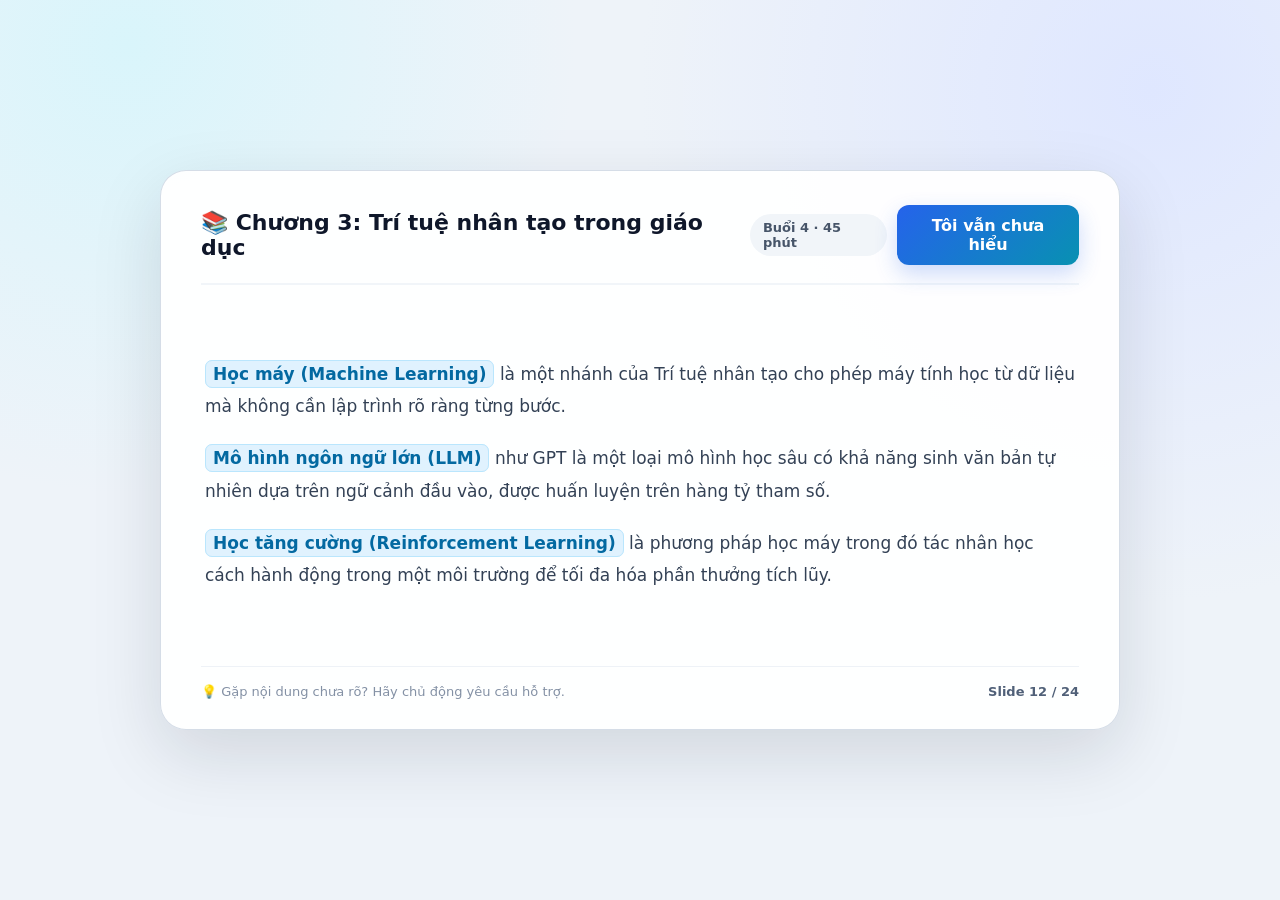
<file: Day18_Prototypes/option-a.html>
<!doctype html>
<html lang="vi">
<head>
  <meta charset="utf-8">
  <meta name="viewport" content="width=device-width,initial-scale=1">
  <title>Option A — AI Diagnostic Refresher</title>
  <style>
    :root{--ink:#0f172a;--text:#334155;--muted:#64748b;--line:#dbe3ef;--blue:#2563eb;--cyan:#0891b2;--green:#059669;--amber:#b45309;--paper:#eef3f9;--white:#fff}
    *{box-sizing:border-box} body{margin:0;min-height:100vh;padding:22px;font-family:"Segoe UI",system-ui,sans-serif;color:var(--ink);background:radial-gradient(circle at 10% 5%,#d9f5fb 0,transparent 28rem),radial-gradient(circle at 90% 10%,#dfe7ff 0,transparent 32rem),var(--paper);display:grid;place-items:center}
    button,input{font:inherit} button{cursor:pointer}.hidden{display:none!important}
    .slide{width:min(960px,100%);min-height:560px;padding:34px 40px 30px;border:1px solid rgba(203,213,225,.8);border-radius:26px;background:rgba(255,255,255,.94);box-shadow:0 24px 70px rgba(15,23,42,.13);display:flex;flex-direction:column;justify-content:space-between}
    .slide-header{display:flex;align-items:center;justify-content:space-between;gap:16px;padding-bottom:18px;border-bottom:2px solid #f1f5f9}.slide-title{font-size:22px;font-weight:800}.header-actions{display:flex;align-items:center;gap:10px}.badge{padding:6px 13px;border-radius:999px;color:#475569;background:#f1f5f9;font-size:13px;font-weight:700}
    .help-btn{border:0;border-radius:12px;padding:11px 16px;color:#fff;background:linear-gradient(135deg,var(--blue),var(--cyan));font-weight:800;box-shadow:0 9px 22px rgba(37,99,235,.23);transition:.18s}.help-btn:hover{transform:translateY(-2px);box-shadow:0 13px 28px rgba(37,99,235,.3)}
    .slide-body{padding:28px 4px 10px;color:var(--text);font-size:17px;line-height:1.9}.slide-body p{margin:0 0 20px}.concept{padding:3px 7px;border:1px solid #bae6fd;border-radius:7px;color:#0369a1;background:#e0f2fe;font-weight:700}.slide-footer{display:flex;justify-content:space-between;gap:16px;padding-top:17px;border-top:1px solid #eef2f7;color:#8491a5;font-size:13px}.progress{font-weight:700;color:#506078}
    .backdrop{position:fixed;inset:0;z-index:1000;padding:18px;background:rgba(15,23,42,.56);backdrop-filter:blur(7px);display:grid;place-items:center;opacity:0;visibility:hidden;transition:.2s}.backdrop.active{opacity:1;visibility:visible}.modal{width:min(720px,100%);max-height:92vh;overflow:auto;padding:28px 30px;border-radius:24px;background:#fff;box-shadow:0 30px 80px rgba(0,0,0,.28);transform:translateY(10px) scale(.98);transition:.22s}.backdrop.active .modal{transform:none}
    .modal-top{display:flex;justify-content:space-between;gap:14px;align-items:flex-start;margin-bottom:20px}.kicker{display:inline-flex;padding:6px 10px;border-radius:999px;color:#1d4ed8;background:#eaf0ff;font-size:12px;font-weight:900;letter-spacing:.08em}.modal h2{margin:9px 0 5px;font-size:clamp(22px,4vw,30px);line-height:1.2}.sub{margin:0;color:var(--muted)}.close{width:38px;height:38px;border:0;border-radius:50%;color:#64748b;background:#f1f5f9;font-size:18px}.close:hover{background:#e2e8f0;color:#0f172a}
    .capabilities{display:grid;gap:9px;padding:0;list-style:none}.capabilities li{padding:12px 14px;border:1px solid var(--line);border-radius:12px;color:#3d4b62;background:#f8fafc}.capabilities li::before{content:"✓";margin-right:9px;color:var(--green);font-weight:900}.limit{padding:13px 15px;border-left:4px solid #f59e0b;border-radius:9px;color:#78350f;background:#fffbeb}
    .step-row{display:flex;justify-content:space-between;color:var(--muted);font-size:13px;font-weight:700}.track{height:8px;margin:9px 0 22px;border-radius:999px;background:#e7edf5;overflow:hidden}.fill{height:100%;width:33.333%;background:linear-gradient(90deg,var(--blue),var(--cyan));transition:.2s}
    fieldset{border:0;padding:0;margin:0}legend{padding:0;width:100%}.choices{display:grid;gap:10px;margin:17px 0}.choice{display:flex;gap:10px;padding:14px;border:1px solid var(--line);border-radius:13px;background:#fff;transition:.15s}.choice:hover{border-color:#9bb2f3;transform:translateY(-1px)}.choice:has(input:checked){border-color:var(--blue);background:#eff4ff;box-shadow:0 0 0 3px rgba(37,99,235,.1)}.choice input{margin-top:3px;accent-color:var(--blue)}.choice label{flex:1;cursor:pointer}
    .actions{display:flex;flex-wrap:wrap;gap:10px;margin-top:20px}.btn{min-height:43px;padding:10px 16px;border:1px solid #cbd5e1;border-radius:11px;color:var(--ink);background:#fff;font-weight:750}.btn:hover{border-color:#91a4bf;box-shadow:0 7px 17px rgba(15,23,42,.09)}.primary{border-color:transparent;color:#fff;background:linear-gradient(135deg,var(--blue),#4778ef)}.success{border-color:transparent;color:#fff;background:linear-gradient(135deg,#059669,#10b981)}.quiet{color:#64748b}.btn:disabled{opacity:.45;cursor:not-allowed;box-shadow:none}
    .evidence,.lesson,.recovery{margin:14px 0;padding:16px;border:1px solid var(--line);border-radius:14px;background:#f8fafc}.evidence strong,.lesson strong{display:block;margin-bottom:6px}.uncertain{padding:13px 15px;border-radius:11px;color:#78350f;background:#fffbeb}.lesson{background:#f0fdf8;border-color:#bbf7d0}.example{margin-top:12px;padding:13px;border-left:4px solid var(--cyan);border-radius:9px;background:#ecfeff}.feedback{margin-top:12px;padding:12px;border-radius:10px}.correct{color:#065f46;background:#d1fae5}.incorrect{color:#92400e;background:#fef3c7}.error{margin-top:10px;color:#b91c1c;font-weight:700}
    .toast{position:fixed;left:50%;bottom:26px;z-index:2000;transform:translate(-50%,20px);opacity:0;padding:12px 20px;border-radius:999px;color:#fff;background:#0f172a;transition:.2s}.toast.show{opacity:1;transform:translate(-50%,0)}
    button:focus-visible,input:focus-visible{outline:3px solid rgba(37,99,235,.35);outline-offset:3px}
    @media(max-width:650px){body{padding:10px}.slide{padding:22px 18px;border-radius:19px}.slide-header{align-items:flex-start}.header-actions{flex-direction:column;align-items:flex-end}.help-btn{font-size:13px}.slide-footer{flex-direction:column}.modal{padding:22px 19px}.actions .btn{width:100%}}
    @media(prefers-reduced-motion:reduce){*,*::before,*::after{animation:none!important;transition:none!important;scroll-behavior:auto!important}}
  </style>
</head>
<body>
  <main class="slide" id="slideApp">
    <header class="slide-header">
      <div class="slide-title">📚 Chương 3: Trí tuệ nhân tạo trong giáo dục</div>
      <div class="header-actions"><span class="badge">Buổi 4 · 45 phút</span><button class="help-btn" id="startHelp" type="button">Tôi vẫn chưa hiểu</button></div>
    </header>
    <article class="slide-body" aria-label="Nội dung bài giảng">
      <p><span class="concept">Học máy (Machine Learning)</span> là một nhánh của Trí tuệ nhân tạo cho phép máy tính học từ dữ liệu mà không cần lập trình rõ ràng từng bước.</p>
      <p><span class="concept">Mô hình ngôn ngữ lớn (LLM)</span> như GPT là một loại mô hình học sâu có khả năng sinh văn bản tự nhiên dựa trên ngữ cảnh đầu vào, được huấn luyện trên hàng tỷ tham số.</p>
      <p><span class="concept">Học tăng cường (Reinforcement Learning)</span> là phương pháp học máy trong đó tác nhân học cách hành động trong một môi trường để tối đa hóa phần thưởng tích lũy.</p>
    </article>
    <footer class="slide-footer"><span>💡 Gặp nội dung chưa rõ? Hãy chủ động yêu cầu hỗ trợ.</span><span class="progress">Slide 12 / 24</span></footer>
  </main>

  <div class="backdrop" id="diagnosticBackdrop" role="dialog" aria-modal="true" aria-labelledby="modalTitle">
    <section class="modal">
      <div class="modal-top"><div><span class="kicker">OPTION A · AI DIAGNOSTIC REFRESHER</span><h2 id="modalTitle">Chẩn đoán nhanh phần chưa hiểu</h2><p class="sub" id="modalSubtitle">Bạn kiểm soát toàn bộ quá trình hỗ trợ.</p></div><button class="close" id="closeModal" type="button" aria-label="Đóng và quay lại bài">✕</button></div>

      <div id="introStep">
        <ul class="capabilities"><li>AI hỏi 3 câu ngắn dựa trên bài giảng hiện tại.</li><li>AI gợi ý khái niệm có thể cần ôn và cho biết evidence đã dùng.</li><li>Bạn có thể sửa câu trả lời, từ chối gợi ý hoặc nhờ giảng viên.</li></ul>
        <p class="limit"><strong>Giới hạn:</strong> Kết quả chỉ là gợi ý, không phải kết luận chắc chắn. Prototype không dùng lịch sử học tập và không thay thế giảng viên.</p>
        <div class="actions"><button class="btn primary" id="beginQuestions" type="button">Bắt đầu 3 câu hỏi</button><button class="btn quiet cancel" type="button">Không, quay lại bài</button></div>
      </div>

      <form id="questionStep" class="hidden">
        <div class="step-row"><span id="questionCount">Câu 1 / 3</span><span>Khoảng 45 giây</span></div><div class="track"><div class="fill" id="progressFill"></div></div>
        <fieldset><legend><h2 id="questionText">Bạn đang vướng ở khái niệm nào?</h2></legend><div class="choices" id="questionChoices"></div></fieldset>
        <p class="error hidden" id="answerError" role="alert">Hãy chọn một câu trả lời để tiếp tục.</p>
        <div class="actions"><button class="btn hidden" id="backQuestion" type="button">← Câu trước</button><button class="btn primary" id="nextQuestion" type="submit">Tiếp tục</button><button class="btn quiet cancel" type="button">Dừng và quay lại bài</button></div>
      </form>

      <div id="resultStep" class="hidden">
        <p class="uncertain"><strong>Đây chưa phải kết luận chắc chắn.</strong> AI chỉ suy luận từ slide và ba lựa chọn của bạn.</p>
        <h2 id="diagnosisTitle">Có thể bạn cần xem lại: Machine Learning</h2>
        <div class="evidence"><strong>Evidence AI đã dùng</strong><span id="evidenceText"></span></div>
        <p id="diagnosisReason">Các lựa chọn cho thấy bạn chưa rõ cách mô hình học từ dữ liệu và cần một ví dụ cụ thể.</p>
        <div class="actions"><button class="btn success" id="confirmDiagnosis" type="button">Đúng phần tôi đang vướng</button><button class="btn" id="rejectDiagnosis" type="button">Không đúng phần tôi đang vướng</button><button class="btn quiet cancel" type="button">Quay lại bài</button></div>
      </div>

      <div id="lessonStep" class="hidden">
        <span class="kicker">PHẦN ÔN TẬP · KHOẢNG 1 PHÚT</span><h2 id="lessonTitle">Machine Learning học từ dữ liệu như thế nào?</h2>
        <div class="lesson"><strong id="lessonDefinition">Giải thích ngắn</strong><p id="lessonBody">Machine Learning tìm quy luật trong nhiều ví dụ dữ liệu, sau đó dùng quy luật đã học để dự đoán cho dữ liệu mới.</p><div class="example" id="lessonExample">Ví dụ: hệ thống xem lịch sử mua hàng để dự đoán sản phẩm người dùng có thể quan tâm.</div></div>
        <fieldset><legend><strong id="checkQuestion">Câu nào mô tả đúng Machine Learning?</strong></legend><div class="choices" id="checkChoices"><div class="choice"><input id="check1" type="radio" name="quickCheck" value="wrong"><label id="wrongLabel" for="check1">Máy tính chỉ làm đúng từng bước được lập trình sẵn.</label></div><div class="choice"><input id="check2" type="radio" name="quickCheck" value="correct"><label id="correctLabel" for="check2">Máy tính tìm quy luật từ dữ liệu để dự đoán trường hợp mới.</label></div></div></fieldset>
        <button class="btn primary" id="checkAnswer" type="button">Kiểm tra câu trả lời</button><div class="feedback hidden" id="checkFeedback" role="status"></div>
        <div class="actions"><button class="btn success" id="finishLesson" type="button" disabled>Đã hiểu — quay lại bài</button><button class="btn" id="alternativeExplanation" type="button">Xem cách giải thích khác</button><button class="btn quiet" id="askHumanFromLesson" type="button">Tôi vẫn cần người hỗ trợ</button></div>
      </div>

      <div id="recoveryStep" class="hidden"><h2>Gợi ý chưa đúng — bạn muốn làm gì?</h2><p>AI có thể sai. Câu trả lời vẫn được giữ trong phiên này và bạn quyết định bước tiếp theo.</p><div class="recovery actions"><button class="btn primary" id="retryQuestions" type="button">Trả lời lại</button><button class="btn" id="showAlternative" type="button">Xem giải thích khác</button><button class="btn" id="askHuman" type="button">Nhờ giảng viên/trợ giảng</button><button class="btn quiet cancel" type="button">Bỏ qua và quay lại bài</button></div></div>

      <div id="humanStep" class="hidden"><h2>Chuyển yêu cầu cho người hỗ trợ</h2><p>Hệ thống sẽ gửi nội dung Slide 12, ba lựa chọn và phần bạn chưa hiểu. Không có dữ liệu nào được gửi trước khi bạn xác nhận.</p><div class="actions"><button class="btn primary" id="sendRequest" type="button">Xác nhận gửi yêu cầu</button><button class="btn" id="backRecovery" type="button">Quay lại</button><button class="btn quiet cancel" type="button">Không gửi, quay lại bài</button></div></div>
    </section>
  </div>
  <div class="toast" id="toast" role="status" aria-live="polite"></div>

  <script>
    (()=>{'use strict';
      const $=s=>document.querySelector(s), $$=s=>[...document.querySelectorAll(s)];
      const backdrop=$('#diagnosticBackdrop'), steps=['#introStep','#questionStep','#resultStep','#lessonStep','#recoveryStep','#humanStep'];
      const questions=[
        {text:'Bạn đang vướng ở khái niệm nào?',options:['Học máy (Machine Learning)','Mô hình ngôn ngữ lớn (LLM)','Học tăng cường (RL)']},
        {text:'Điểm nào khiến bạn khó hiểu nhất?',options:['Cách hệ thống học từ dữ liệu','Mối quan hệ giữa các khái niệm','Các thuật ngữ như tham số, tác nhân và phần thưởng']},
        {text:'Cách hỗ trợ nào hữu ích nhất lúc này?',options:['Một giải thích ngắn','Một ví dụ thực tế','Một câu kiểm tra nhanh']}
      ];
      const lessons={
        'Học máy (Machine Learning)':{title:'Có thể bạn cần xem lại: Machine Learning',lesson:'Machine Learning học từ dữ liệu như thế nào?',body:'Machine Learning tìm quy luật trong nhiều ví dụ dữ liệu, sau đó dùng quy luật đã học để dự đoán cho dữ liệu mới.',example:'Ví dụ: hệ thống xem lịch sử mua hàng để dự đoán sản phẩm người dùng có thể quan tâm.',question:'Câu nào mô tả đúng Machine Learning?',wrong:'Máy tính chỉ làm đúng từng bước được lập trình sẵn.',correct:'Máy tính tìm quy luật từ dữ liệu để dự đoán trường hợp mới.'},
        'Mô hình ngôn ngữ lớn (LLM)':{title:'Có thể bạn cần xem lại: Mô hình ngôn ngữ lớn',lesson:'LLM tạo văn bản như thế nào?',body:'LLM học các mẫu ngôn ngữ từ lượng lớn văn bản và dự đoán đơn vị ngôn ngữ tiếp theo dựa trên ngữ cảnh đầu vào.',example:'Ví dụ: khi nhận một câu hỏi, mô hình dự đoán chuỗi từ phù hợp để hình thành câu trả lời.',question:'Câu nào mô tả đúng cách LLM hoạt động?',wrong:'LLM luôn tra cứu một câu trả lời cố định đã lưu sẵn.',correct:'LLM dự đoán chuỗi ngôn ngữ phù hợp dựa trên ngữ cảnh đầu vào.'},
        'Học tăng cường (RL)':{title:'Có thể bạn cần xem lại: Học tăng cường',lesson:'Tác nhân học từ phần thưởng như thế nào?',body:'Trong RL, tác nhân thử hành động, nhận phần thưởng hoặc hình phạt và điều chỉnh chiến lược để tăng tổng phần thưởng.',example:'Ví dụ: một tác nhân chơi game thử nhiều nước đi và ưu tiên những hành động đem lại điểm cao.',question:'Câu nào mô tả đúng Học tăng cường?',wrong:'Tác nhân chỉ ghi nhớ một danh sách hành động cố định.',correct:'Tác nhân thử hành động và điều chỉnh chiến lược dựa trên phần thưởng.'}
      };
      let index=0,answers=[null,null,null],lastFocus=null,timer;
      function showStep(id){steps.forEach(s=>$(s).classList.add('hidden'));$(id).classList.remove('hidden');$('#modalTitle').textContent=id==='#introStep'?'Chẩn đoán nhanh phần chưa hiểu':'AI Diagnostic Refresher';}
      function open(){lastFocus=document.activeElement;backdrop.classList.add('active');showStep('#introStep');setTimeout(()=>$('#closeModal').focus(),50)}
      function close(message='Đã quay lại bài giảng. Không có yêu cầu nào được gửi.'){backdrop.classList.remove('active');toast(message);lastFocus?.focus()}
      function toast(message){clearTimeout(timer);$('#toast').textContent=message;$('#toast').classList.add('show');timer=setTimeout(()=>$('#toast').classList.remove('show'),2600)}
      function renderQuestion(){const q=questions[index];$('#questionCount').textContent=`Câu ${index+1} / 3`;$('#progressFill').style.width=`${(index+1)*33.333}%`;$('#questionText').textContent=q.text;$('#questionChoices').innerHTML=q.options.map((o,i)=>`<div class="choice"><input id="q${index}-${i}" type="radio" name="answer" value="${o}" ${answers[index]===o?'checked':''}><label for="q${index}-${i}">${o}</label></div>`).join('');$('#backQuestion').classList.toggle('hidden',index===0);$('#nextQuestion').textContent=index===2?'Xem gợi ý chẩn đoán':'Tiếp tục';$('#answerError').classList.add('hidden')}
      function reset(){index=0;answers=[null,null,null];$$('input[name="quickCheck"]').forEach(i=>i.checked=false);$('#checkFeedback').className='feedback hidden';$('#finishLesson').disabled=true}
      function prepareResult(){const data=lessons[answers[0]]||lessons['Học máy (Machine Learning)'];$('#diagnosisTitle').textContent=data.title;$('#lessonTitle').textContent=data.lesson;$('#lessonBody').textContent=data.body;$('#lessonExample').textContent=data.example;$('#checkQuestion').textContent=data.question;$('#wrongLabel').textContent=data.wrong;$('#correctLabel').textContent=data.correct;$('#evidenceText').textContent=`Bạn đã chọn “${answers[0]}”, “${answers[1]}” và “${answers[2]}”.`;$('#diagnosisReason').textContent=`AI suy luận rằng “${answers[1]}” là barrier chính và bạn ưu tiên “${answers[2]}”.`}
      $('#startHelp').addEventListener('click',open);$('#closeModal').addEventListener('click',()=>close());$$('.cancel').forEach(b=>b.addEventListener('click',()=>close()));
      $('#beginQuestions').addEventListener('click',()=>{reset();renderQuestion();showStep('#questionStep')});
      $('#questionStep').addEventListener('submit',e=>{e.preventDefault();const selected=$('input[name="answer"]:checked');if(!selected){$('#answerError').classList.remove('hidden');return}answers[index]=selected.value;if(index<2){index++;renderQuestion()}else{prepareResult();showStep('#resultStep')}});
      $('#backQuestion').addEventListener('click',()=>{if(index>0){index--;renderQuestion()}});$('#confirmDiagnosis').addEventListener('click',()=>showStep('#lessonStep'));$('#rejectDiagnosis').addEventListener('click',()=>showStep('#recoveryStep'));$('#retryQuestions').addEventListener('click',()=>{index=0;renderQuestion();showStep('#questionStep')});
      function alternative(){showStep('#lessonStep');$('#lessonBody').textContent='Hãy hình dung AI như một người luyện tập: Machine Learning học từ nhiều ví dụ; LLM luyện cách dùng ngôn ngữ; RL luyện hành động bằng điểm thưởng.';$('#lessonExample').textContent='Cùng là “học”, nhưng mỗi cơ chế dùng một tín hiệu khác nhau để cải thiện.';toast('Đã chuyển sang cách giải thích bằng so sánh.')}
      $('#showAlternative').addEventListener('click',alternative);$('#alternativeExplanation').addEventListener('click',alternative);function human(){showStep('#humanStep')}$('#askHuman').addEventListener('click',human);$('#askHumanFromLesson').addEventListener('click',human);$('#backRecovery').addEventListener('click',()=>showStep('#recoveryStep'));
      $('#sendRequest').addEventListener('click',()=>close('Đã gửi yêu cầu cho giảng viên/trợ giảng sau khi bạn xác nhận.'));
      $('#checkAnswer').addEventListener('click',()=>{const selected=$('input[name="quickCheck"]:checked'),box=$('#checkFeedback');box.classList.remove('hidden','correct','incorrect');if(!selected){box.textContent='Hãy chọn một câu trả lời.';box.classList.add('incorrect');return}if(selected.value==='correct'){box.textContent='Đúng. Đây là mô tả phù hợp với cơ chế của khái niệm bạn vừa ôn.';box.classList.add('correct');$('#finishLesson').disabled=false}else{box.textContent='Chưa đúng. Hãy xem lại giải thích và ví dụ phía trên rồi thử lại.';box.classList.add('incorrect')}});
      $('#finishLesson').addEventListener('click',()=>close('Đã hoàn thành phần ôn tập và quay lại Slide 12.'));
      backdrop.addEventListener('click',e=>{if(e.target===backdrop)close()});document.addEventListener('keydown',e=>{if(e.key==='Escape'&&backdrop.classList.contains('active'))close()});
    })();
  </script>
</body>
</html>
</file>
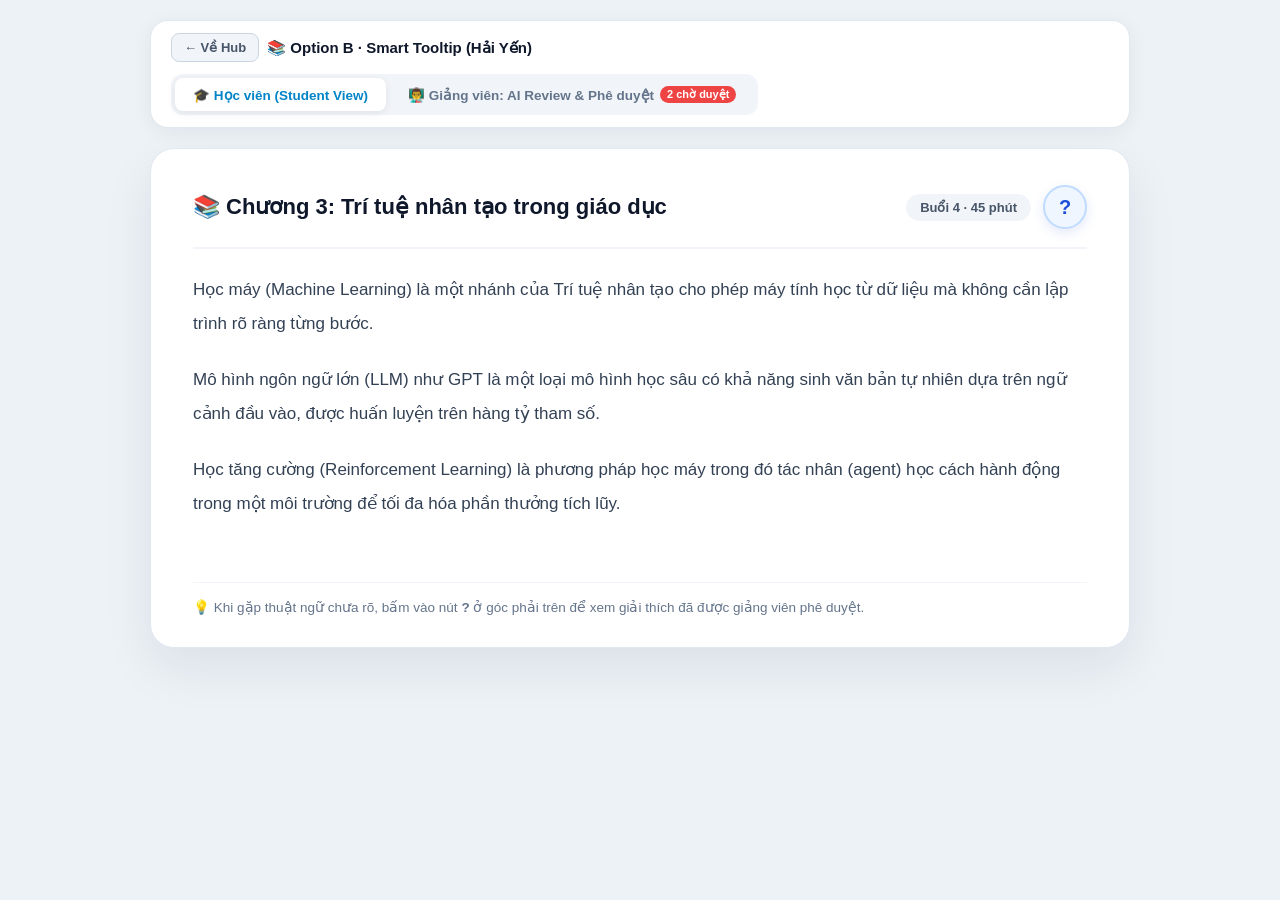
<file: Day18_Prototypes/option-b.html>
<!DOCTYPE html>
<html lang="vi">

<head>
  <meta charset="UTF-8" />
  <meta name="viewport" content="width=device-width, initial-scale=1.0" />
  <title>Prototype - Hệ thống Chú thích Khái niệm (Học viên & Giảng viên)</title>
  <style>
    /* ===== RESET & GLOBAL ===== */
    * {
      margin: 0;
      padding: 0;
      box-sizing: border-box;
    }

    body {
      font-family: 'Segoe UI', -apple-system, BlinkMacSystemFont, Roboto, Helvetica, Arial, sans-serif;
      background: #edf2f7;
      min-height: 100vh;
      padding: 20px;
      color: #1e293b;
      display: flex;
      flex-direction: column;
      align-items: center;
    }

    /* ===== ROLE SWITCHER TOPBAR ===== */
    .app-topbar {
      max-width: 980px;
      width: 100%;
      background: #ffffff;
      border-radius: 18px;
      padding: 12px 20px;
      margin-bottom: 20px;
      box-shadow: 0 4px 20px rgba(15, 23, 42, 0.06);
      display: flex;
      justify-content: space-between;
      align-items: center;
      flex-wrap: wrap;
      gap: 12px;
      border: 1px solid #e2e8f0;
    }

    .topbar-brand {
      font-size: 15px;
      font-weight: 700;
      color: #0f172a;
      display: flex;
      align-items: center;
      gap: 8px;
    }

    .role-switcher-group {
      display: flex;
      background: #f1f5f9;
      padding: 4px;
      border-radius: 12px;
      gap: 4px;
    }

    .role-btn {
      background: transparent;
      border: none;
      padding: 8px 18px;
      border-radius: 8px;
      font-size: 13.5px;
      font-weight: 600;
      color: #64748b;
      cursor: pointer;
      transition: all 0.2s;
      display: flex;
      align-items: center;
      gap: 6px;
    }

    .role-btn:hover {
      color: #0f172a;
    }

    .role-btn.active {
      background: #ffffff;
      color: #0284c7;
      box-shadow: 0 2px 8px rgba(0, 0, 0, 0.08);
    }

    .role-badge-count {
      background: #ef4444;
      color: #ffffff;
      font-size: 11px;
      padding: 2px 7px;
      border-radius: 20px;
      font-weight: 700;
    }

    /* ===== VIEW CONTAINERS ===== */
    .view-section {
      max-width: 980px;
      width: 100%;
      display: none;
      animation: fadeInView 0.25s ease;
    }

    .view-section.active {
      display: block;
    }

    @keyframes fadeInView {
      from {
        opacity: 0;
        transform: translateY(6px);
      }

      to {
        opacity: 1;
        transform: translateY(0);
      }
    }

    /* ============================================================ */
    /* ===== GIAO DIỆN 1: HỌC VIÊN (STUDENT VIEW) ===== */
    /* ============================================================ */
    .slide-container {
      width: 100%;
      background: #ffffff;
      border-radius: 24px;
      padding: 36px 42px 32px;
      box-shadow: 0 20px 50px rgba(15, 23, 42, 0.08);
      position: relative;
      min-height: 500px;
      display: flex;
      flex-direction: column;
      justify-content: space-between;
      border: 1px solid #e2e8f0;
    }

    .slide-header {
      display: flex;
      justify-content: space-between;
      align-items: center;
      border-bottom: 2px solid #f1f5f9;
      padding-bottom: 18px;
      margin-bottom: 24px;
      gap: 16px;
    }

    .slide-header-left {
      display: flex;
      align-items: center;
      gap: 12px;
    }

    .slide-header h2 {
      font-size: 22px;
      font-weight: 700;
      color: #0f172a;
    }

    .slide-header-right {
      display: flex;
      align-items: center;
      gap: 12px;
    }

    .badge-session {
      background: #f1f5f9;
      padding: 6px 14px;
      border-radius: 30px;
      font-size: 13px;
      color: #475569;
      font-weight: 600;
      white-space: nowrap;
    }

    .btn-help-trigger {
      width: 44px;
      height: 44px;
      border-radius: 50%;
      background: #eff6ff;
      border: 2px solid #bfdbfe;
      color: #1d4ed8;
      font-size: 20px;
      font-weight: 800;
      cursor: pointer;
      display: flex;
      align-items: center;
      justify-content: center;
      transition: all 0.2s cubic-bezier(0.34, 1.56, 0.64, 1);
      box-shadow: 0 4px 12px rgba(29, 78, 216, 0.12);
      position: relative;
    }

    .btn-help-trigger:hover {
      background: #1d4ed8;
      color: #ffffff;
      border-color: #1d4ed8;
      transform: scale(1.1);
      box-shadow: 0 6px 18px rgba(29, 78, 216, 0.28);
    }

    .btn-help-trigger::after {
      content: "Xem chú thích & giải thích khái niệm";
      position: absolute;
      bottom: -38px;
      right: 0;
      background: #0f172a;
      color: #ffffff;
      font-size: 12px;
      font-weight: 500;
      padding: 5px 12px;
      border-radius: 8px;
      white-space: nowrap;
      opacity: 0;
      pointer-events: none;
      transition: opacity 0.2s, transform 0.2s;
      transform: translateY(-4px);
      z-index: 20;
      box-shadow: 0 4px 12px rgba(0, 0, 0, 0.15);
    }

    .btn-help-trigger:hover::after {
      opacity: 1;
      transform: translateY(0);
    }

    .slide-body {
      line-height: 2;
      font-size: 17px;
      color: #334155;
      flex-grow: 1;
    }

    .slide-body p {
      margin-bottom: 22px;
    }

    .slide-footer {
      margin-top: 24px;
      border-top: 1px solid #f1f5f9;
      padding-top: 16px;
      display: flex;
      justify-content: space-between;
      align-items: center;
    }

    .slide-footer-tip {
      font-size: 13.5px;
      color: #64748b;
    }

    /* ============================================================ */
    /* ===== GIAO DIỆN 2: GIẢNG VIÊN (INSTRUCTOR DASHBOARD) ===== */
    /* ============================================================ */
    .instructor-card {
      background: #ffffff;
      border-radius: 24px;
      padding: 32px 36px;
      box-shadow: 0 20px 50px rgba(15, 23, 42, 0.08);
      border: 1px solid #e2e8f0;
    }

    .instructor-header {
      display: flex;
      justify-content: space-between;
      align-items: flex-start;
      border-bottom: 2px solid #f1f5f9;
      padding-bottom: 20px;
      margin-bottom: 20px;
      flex-wrap: wrap;
      gap: 14px;
    }

    .instructor-header h2 {
      font-size: 22px;
      font-weight: 700;
      color: #0f172a;
      display: flex;
      align-items: center;
      gap: 10px;
    }

    .instructor-header p {
      font-size: 14px;
      color: #64748b;
      margin-top: 4px;
    }

    .instructor-actions-top {
      display: flex;
      gap: 10px;
      flex-wrap: wrap;
    }

    .btn-inst-action {
      padding: 9px 18px;
      border-radius: 10px;
      font-size: 13.5px;
      font-weight: 600;
      cursor: pointer;
      transition: all 0.15s;
      display: inline-flex;
      align-items: center;
      gap: 6px;
      border: none;
    }

    .btn-inst-primary {
      background: #0284c7;
      color: #ffffff;
    }

    .btn-inst-primary:hover {
      background: #0369a1;
      box-shadow: 0 4px 12px rgba(2, 132, 199, 0.25);
    }

    .btn-inst-success {
      background: #10b981;
      color: #ffffff;
    }

    .btn-inst-success:hover {
      background: #059669;
    }

    .btn-inst-secondary {
      background: #f1f5f9;
      color: #334155;
      border: 1px solid #cbd5e1;
    }

    .btn-inst-secondary:hover {
      background: #e2e8f0;
      color: #0f172a;
    }

    /* Banner cảnh báo Limit / Capability của AI */
    .ai-capability-banner {
      background: #f0f9ff;
      border: 1px solid #bae6fd;
      border-left: 5px solid #0284c7;
      padding: 14px 18px;
      border-radius: 12px;
      margin-bottom: 24px;
      display: flex;
      align-items: flex-start;
      gap: 12px;
    }

    .ai-banner-icon {
      font-size: 22px;
    }

    .ai-banner-content h4 {
      font-size: 14.5px;
      font-weight: 700;
      color: #0369a1;
      margin-bottom: 2px;
    }

    .ai-banner-content p {
      font-size: 13.5px;
      color: #334155;
      line-height: 1.5;
    }

    /* Danh sách Card đề xuất từ AI */
    .concept-review-grid {
      display: flex;
      flex-direction: column;
      gap: 16px;
    }

    .review-card {
      background: #ffffff;
      border: 1.5px solid #e2e8f0;
      border-radius: 16px;
      padding: 20px 24px;
      transition: all 0.2s;
      position: relative;
    }

    .review-card:hover {
      border-color: #cbd5e1;
      box-shadow: 0 6px 20px rgba(0, 0, 0, 0.04);
    }

    .review-card.status-approved {
      border-color: #86efac;
      background: #f0fdf4;
    }

    .review-card.status-rejected {
      border-color: #fecaca;
      background: #fef2f2;
      opacity: 0.7;
    }

    .review-card-top {
      display: flex;
      justify-content: space-between;
      align-items: center;
      margin-bottom: 12px;
      flex-wrap: wrap;
      gap: 10px;
    }

    .review-card-title {
      font-size: 17px;
      font-weight: 700;
      color: #0f172a;
      display: flex;
      align-items: center;
      gap: 8px;
    }

    .review-badges {
      display: flex;
      align-items: center;
      gap: 8px;
      flex-wrap: wrap;
    }

    .badge-pill {
      font-size: 12px;
      font-weight: 600;
      padding: 3px 10px;
      border-radius: 20px;
    }

    .badge-confidence-high {
      background: #dbeafe;
      color: #1d4ed8;
    }

    .badge-confidence-medium {
      background: #fef3c7;
      color: #b45309;
    }

    .badge-priority {
      background: #f1f5f9;
      color: #475569;
    }

    .badge-status {
      font-weight: 700;
    }

    .badge-status-approved {
      background: #dcfce7;
      color: #15803d;
    }

    .badge-status-pending {
      background: #fef3c7;
      color: #b45309;
    }

    .badge-status-rejected {
      background: #fee2e2;
      color: #b91c1c;
    }

    .ai-reasoning-box {
      background: #f8fafc;
      border-radius: 8px;
      padding: 8px 12px;
      font-size: 13px;
      color: #475569;
      margin-bottom: 14px;
      display: flex;
      align-items: center;
      gap: 6px;
      border: 1px solid #edf2f7;
    }

    .ai-warning-box {
      background: #fffbeb;
      border: 1px solid #fde68a;
      border-radius: 8px;
      padding: 8px 12px;
      font-size: 13px;
      color: #92400e;
      margin-bottom: 14px;
      display: flex;
      align-items: center;
      gap: 6px;
    }

    .review-content-preview {
      display: grid;
      grid-template-columns: 1fr 1fr;
      gap: 14px;
      margin-bottom: 16px;
      background: #f8fafc;
      padding: 14px 16px;
      border-radius: 10px;
      border: 1px solid #f1f5f9;
    }

    .preview-block h5 {
      font-size: 12px;
      text-transform: uppercase;
      letter-spacing: 0.4px;
      color: #64748b;
      margin-bottom: 4px;
      font-weight: 700;
    }

    .preview-block p {
      font-size: 14px;
      line-height: 1.5;
      color: #1e293b;
    }

    .review-actions-bottom {
      display: flex;
      justify-content: flex-end;
      gap: 10px;
      border-top: 1px solid #f1f5f9;
      padding-top: 12px;
    }

    /* ============================================================ */
    /* ===== POPUP / MODAL CHUNG ===== */
    /* ============================================================ */
    .modal-backdrop {
      position: fixed;
      top: 0;
      left: 0;
      width: 100vw;
      height: 100vh;
      background: rgba(15, 23, 42, 0.45);
      backdrop-filter: blur(5px);
      -webkit-backdrop-filter: blur(5px);
      display: flex;
      justify-content: center;
      align-items: center;
      z-index: 1000;
      opacity: 0;
      visibility: hidden;
      transition: opacity 0.25s ease, visibility 0.25s ease;
      padding: 20px;
    }

    .modal-backdrop.active {
      opacity: 1;
      visibility: visible;
    }

    .modal-card {
      background: #ffffff;
      border-radius: 20px;
      max-width: 680px;
      width: 100%;
      padding: 26px 30px;
      box-shadow: 0 25px 60px rgba(0, 0, 0, 0.2);
      position: relative;
      transform: scale(0.94) translateY(12px);
      transition: transform 0.25s cubic-bezier(0.34, 1.56, 0.64, 1);
      max-height: 90vh;
      overflow-y: auto;
    }

    .modal-backdrop.active .modal-card {
      transform: scale(1) translateY(0);
    }

    .modal-close-btn {
      position: absolute;
      top: 18px;
      right: 18px;
      background: #f1f5f9;
      border: none;
      width: 34px;
      height: 34px;
      border-radius: 50%;
      font-size: 16px;
      color: #64748b;
      cursor: pointer;
      display: flex;
      align-items: center;
      justify-content: center;
      transition: all 0.15s;
    }

    .modal-close-btn:hover {
      background: #e2e8f0;
      color: #0f172a;
      transform: scale(1.08);
    }

    /* ===== POPUP GIẢI THÍCH (CHO HỌC VIÊN) ===== */
    .modal-header-title {
      font-size: 20px;
      font-weight: 700;
      color: #0f172a;
      display: flex;
      align-items: center;
      gap: 8px;
      margin-bottom: 4px;
    }

    .modal-header-sub {
      font-size: 13px;
      color: #64748b;
      margin-bottom: 18px;
      display: flex;
      align-items: center;
      gap: 6px;
    }

    .badge-approved-tag {
      background: #ecfdf5;
      color: #059669;
      font-size: 12px;
      font-weight: 600;
      padding: 2px 10px;
      border-radius: 20px;
      border: 1px solid #a7f3d0;
    }

    .concept-tabs {
      display: flex;
      gap: 8px;
      border-bottom: 1.5px solid #e2e8f0;
      padding-bottom: 12px;
      margin-bottom: 18px;
      overflow-x: auto;
    }

    .tab-btn {
      background: #f8fafc;
      border: 1px solid #e2e8f0;
      padding: 8px 16px;
      border-radius: 12px;
      font-size: 14px;
      font-weight: 600;
      color: #475569;
      cursor: pointer;
      transition: all 0.15s;
      white-space: nowrap;
    }

    .tab-btn.active {
      background: #0284c7;
      color: #ffffff;
      border-color: #0284c7;
      box-shadow: 0 4px 12px rgba(2, 132, 199, 0.25);
    }

    .detail-section {
      margin-bottom: 14px;
    }

    .section-label {
      font-size: 13px;
      font-weight: 700;
      text-transform: uppercase;
      letter-spacing: 0.4px;
      color: #475569;
      margin-bottom: 4px;
      display: flex;
      align-items: center;
      gap: 6px;
    }

    .section-body {
      font-size: 15.5px;
      line-height: 1.65;
      color: #1e293b;
    }

    .example-card {
      background: #f0f9ff;
      border-left: 4px solid #0284c7;
      padding: 12px 16px;
      border-radius: 10px;
      font-size: 15px;
      line-height: 1.6;
      color: #0c4a6e;
    }

    .source-card {
      background: #f8fafc;
      border: 1px dashed #cbd5e1;
      padding: 10px 16px;
      border-radius: 10px;
      font-size: 13px;
      color: #334155;
    }

    .inst-note-box {
      background: #fefce8;
      border-left: 4px solid #eab308;
      padding: 10px 14px;
      border-radius: 8px;
      font-size: 13.5px;
      color: #854d0e;
      margin-top: 10px;
    }

    .modal-footer {
      margin-top: 18px;
      padding-top: 14px;
      border-top: 1px solid #f1f5f9;
      display: flex;
      justify-content: space-between;
      align-items: center;
      gap: 12px;
    }

    .btn-feedback-trigger {
      background: #f8fafc;
      border: 1px solid #e2e8f0;
      padding: 8px 18px;
      border-radius: 30px;
      font-size: 13.5px;
      font-weight: 600;
      color: #475569;
      cursor: pointer;
      transition: all 0.15s;
      display: inline-flex;
      align-items: center;
      gap: 6px;
    }

    .btn-feedback-trigger:hover {
      background: #f1f5f9;
      color: #0f172a;
    }

    /* ===== MODAL CHỈNH SỬA / THÊM MỚI (GIẢNG VIÊN) ===== */
    .form-group {
      margin-bottom: 16px;
    }

    .form-group label {
      display: block;
      font-size: 13.5px;
      font-weight: 700;
      color: #334155;
      margin-bottom: 6px;
    }

    .form-input,
    .form-textarea {
      width: 100%;
      padding: 10px 14px;
      border: 1.5px solid #cbd5e1;
      border-radius: 10px;
      font-size: 14.5px;
      font-family: inherit;
      outline: none;
      transition: all 0.15s;
      color: #0f172a;
    }

    .form-input:focus,
    .form-textarea:focus {
      border-color: #0284c7;
      box-shadow: 0 0 0 3px rgba(2, 132, 199, 0.15);
    }

    /* ===== FEEDBACK POPUP (SAO SVG) ===== */
    .star-row {
      display: flex;
      gap: 10px;
      margin: 14px 0 18px;
    }

    .star-item {
      cursor: pointer;
      transition: transform 0.15s cubic-bezier(0.34, 1.56, 0.64, 1);
      display: flex;
      align-items: center;
      justify-content: center;
      padding: 2px;
      user-select: none;
    }

    .star-item:hover {
      transform: scale(1.22);
    }

    .star-icon {
      width: 38px;
      height: 38px;
      fill: #ffffff;
      stroke: #94a3b8;
      stroke-width: 1.5;
      stroke-linejoin: round;
      transition: fill 0.15s ease, stroke 0.15s ease;
      filter: drop-shadow(0 2px 4px rgba(0, 0, 0, 0.06));
    }

    .star-item.active .star-icon,
    .star-item.hovered .star-icon {
      fill: #f59e0b;
      stroke: #d97706;
      filter: drop-shadow(0 3px 10px rgba(245, 158, 11, 0.45));
    }

    /* ===== TOAST ===== */
    .toast {
      position: fixed;
      bottom: 30px;
      left: 50%;
      transform: translateX(-50%) translateY(20px);
      background: #0f172a;
      color: white;
      padding: 12px 28px;
      border-radius: 40px;
      font-weight: 500;
      font-size: 14px;
      box-shadow: 0 10px 30px rgba(0, 0, 0, 0.25);
      z-index: 2000;
      opacity: 0;
      transition: opacity 0.25s, transform 0.25s;
      pointer-events: none;
    }

    .toast.show {
      opacity: 1;
      transform: translateX(-50%) translateY(0);
    }

    @media (max-width: 700px) {
      .review-content-preview {
        grid-template-columns: 1fr;
      }

      .app-topbar {
        flex-direction: column;
        align-items: stretch;
      }

      .slide-container,
      .instructor-card {
        padding: 20px 18px;
      }
    }
  </style>
</head>

<body>

  <!-- ============================================================ -->
  <!-- ===== THANH CHUYỂN ĐỔI VAI TRÒ (ROLE SWITCHER) ===== -->
  <!-- ============================================================ -->
  <header class="app-topbar">
    <div class="topbar-brand">
      <a href="index.html" style="text-decoration:none; color:#475569; font-size:13px; font-weight:700; background:#f1f5f9; padding:6px 12px; border-radius:8px; border:1px solid #cbd5e1; display:inline-flex; align-items:center; gap:4px; transition:all 0.15s;">
        ← Về Hub
      </a>
      <span>📚 Option B · Smart Tooltip (Hải Yến)</span>
    </div>
    <div class="role-switcher-group">
      <button class="role-btn active" id="btnRoleStudent" data-target="studentView">
        🎓 Học viên (Student View)
      </button>
      <button class="role-btn" id="btnRoleInstructor" data-target="instructorView">
        👨‍🏫 Giảng viên: AI Review & Phê duyệt
        <span class="role-badge-count" id="pendingBadge">3 chờ duyệt</span>
      </button>
    </div>
  </header>

  <!-- ============================================================ -->
  <!-- ===== VIEW 1: GIAO DIỆN HỌC VIÊN (STUDENT VIEW) ===== -->
  <!-- ============================================================ -->
  <section class="view-section active" id="studentView">
    <div class="slide-container">
      <!-- Header Slide -->
      <div class="slide-header">
        <div class="slide-header-left">
          <h2>📚 Chương 3: Trí tuệ nhân tạo trong giáo dục</h2>
        </div>
        <div class="slide-header-right">
          <span class="badge-session">Buổi 4 · 45 phút</span>
          <!-- Nút ? góc phải trên -->
          <button class="btn-help-trigger" id="btnHelpTrigger" title="Xem chú thích & giải thích khái niệm">
            ?
          </button>
        </div>
      </div>

      <!-- Thân Slide bài giảng tự nhiên -->
      <div class="slide-body">
        <p>
          Học máy (Machine Learning) là một nhánh của Trí tuệ nhân tạo cho phép máy tính học từ dữ liệu mà
          không cần lập trình rõ ràng từng bước.
        </p>
        <p>
          Mô hình ngôn ngữ lớn (LLM) như GPT là một loại mô hình học sâu có khả năng sinh văn bản tự nhiên dựa
          trên ngữ cảnh đầu vào, được huấn luyện trên hàng tỷ tham số.
        </p>
        <p>
          Học tăng cường (Reinforcement Learning) là phương pháp học máy trong đó tác nhân (agent) học cách
          hành động trong một môi trường để tối đa hóa phần thưởng tích lũy.
        </p>
      </div>

      <!-- Chân Slide -->
      <div class="slide-footer">
        <span class="slide-footer-tip">💡 Khi gặp thuật ngữ chưa rõ, bấm vào nút <strong>?</strong> ở góc phải
          trên để xem giải thích đã được giảng viên phê duyệt.</span>
      </div>
    </div>
  </section>

  <!-- ============================================================ -->
  <!-- ===== VIEW 2: GIAO DIỆN GIẢNG VIÊN (INSTRUCTOR DASHBOARD) ===== -->
  <!-- ============================================================ -->
  <section class="view-section" id="instructorView">
    <div class="instructor-card">
      <!-- Header Giảng viên -->
      <div class="instructor-header">
        <div>
          <h2>👨‍🏫 Dashboard Quản trị & Phê duyệt Chú thích AI</h2>
          <p>Slide đang chọn: <strong>Chương 3: Trí tuệ nhân tạo trong giáo dục</strong> (Đã quét 3 slide con)
          </p>
        </div>
        <div class="instructor-actions-top">
          <button class="btn-inst-action btn-inst-secondary" id="btnAddConcept">
            ➕ Thêm khái niệm mới
          </button>
          <button class="btn-inst-action btn-inst-success" id="btnApproveAll">
            ✓ Phê duyệt tất cả
          </button>
          <button class="btn-inst-action btn-inst-primary" id="btnPublishToStudent">
            🚀 Xem kết quả ở Màn hình Học viên
          </button>
        </div>
      </div>

      <!-- Banner Năng lực & Giới hạn AI (Chặng 3 Mental Model) -->
      <div class="ai-capability-banner">
        <div class="ai-banner-icon">🤖</div>
        <div class="ai-banner-content">
          <h4>AI Human-in-the-loop: Đề xuất tự động từ bài giảng</h4>
          <p>AI đã tự động quét văn bản slide và trích xuất 3 khái niệm quan trọng kèm bản thảo định nghĩa &
            ví dụ. <strong>Lưu ý:</strong> AI có thể bỏ sót khái niệm chuyên sâu hoặc diễn giải chưa sát ngữ
            cảnh. Mời Giảng viên review, chỉnh sửa và phê duyệt trước khi xuất bản cho học viên.</p>
        </div>
      </div>

      <!-- Danh sách các Card Khái niệm cần Review -->
      <div class="concept-review-grid" id="conceptReviewList">
        <!-- Javascript sẽ render động các card từ database -->
      </div>
    </div>
  </section>

  <!-- ============================================================ -->
  <!-- ===== POPUP 1: GIẢI THÍCH KHÁI NIỆM (HỌC VIÊN VIEW) ===== -->
  <!-- ============================================================ -->
  <div class="modal-backdrop" id="conceptModalBackdrop">
    <div class="modal-card">
      <button class="modal-close-btn" id="btnCloseConceptModal" title="Đóng (ESC)">✕</button>

      <div class="modal-header-title">
        <span>💡 Chú thích & Giải thích khái niệm</span>
      </div>
      <div class="modal-header-sub">
        <span class="badge-approved-tag">✓ Đã được giảng viên phê duyệt</span>
        <span>· Trích xuất theo ngữ cảnh slide</span>
      </div>

      <!-- Tabs chọn khái niệm (chỉ hiển thị những khái niệm ĐÃ PHÊ DUYỆT) -->
      <div class="concept-tabs" id="conceptTabs"></div>

      <!-- Nội dung chi tiết của tab đang chọn -->
      <div class="concept-content-box" id="conceptContentBox">
        <div style="font-size:18px; font-weight:700; color:#0f172a; margin-bottom:12px;" id="popupConceptTitle">
        </div>

        <div class="detail-section">
          <div class="section-label">📖 Định nghĩa ngắn gọn</div>
          <div class="section-body" id="popupConceptDef"></div>
        </div>

        <div class="detail-section">
          <div class="section-label">💡 Ví dụ trực quan</div>
          <div class="example-card" id="popupConceptExample"></div>
        </div>

        <div class="detail-section">
          <div class="section-label">📚 Nguồn trích xuất</div>
          <div class="source-card" id="popupConceptSource"></div>
        </div>

        <!-- Ghi chú riêng của giảng viên (nếu có) -->
        <div class="inst-note-box" id="popupInstNoteBox" style="display:none;">
          <strong>📌 Lưu ý từ Giảng viên:</strong> <span id="popupInstNoteText"></span>
        </div>
      </div>

      <!-- Footer Pop-up: Có nút Phản hồi góc dưới bên trái và Đóng bên phải -->
      <div class="modal-footer">
        <button class="btn-feedback-trigger" id="btnConceptFeedback">
          📝 Phản hồi về tính năng
        </button>
        <button class="btn-inst-action btn-inst-secondary" id="btnDismissConcept"
          style="padding:8px 20px; border-radius:30px;">
          Đóng
        </button>
      </div>
    </div>
  </div>

  <!-- ============================================================ -->
  <!-- ===== POPUP 2: MODAL CHỈNH SỬA / THÊM MỚI (GIẢNG VIÊN) ===== -->
  <!-- ============================================================ -->
  <div class="modal-backdrop" id="editModalBackdrop">
    <div class="modal-card" style="max-width: 620px;">
      <button class="modal-close-btn" id="btnCloseEditModal">✕</button>

      <div class="modal-header-title">
        <span id="editModalHeaderTitle">✏️ Chỉnh sửa Chú thích Khái niệm</span>
      </div>
      <div class="modal-header-sub">
        Nội dung chỉnh sửa sẽ được cập nhật trực tiếp lên màn hình học viên sau khi lưu.
      </div>

      <form id="editConceptForm">
        <input type="hidden" id="editConceptId" />

        <div class="form-group">
          <label>Tên thuật ngữ / Khái niệm</label>
          <input type="text" class="form-input" id="inputConceptTitle" required placeholder="VD: Machine Learning..." />
        </div>

        <div class="form-group">
          <label>Định nghĩa ngắn gọn (dành cho học viên đọc dưới 15s)</label>
          <textarea class="form-textarea" id="inputConceptDef" rows="3" required
            placeholder="Nhập định nghĩa cô đọng..."></textarea>
        </div>

        <div class="form-group">
          <label>Ví dụ minh họa thực tế</label>
          <textarea class="form-textarea" id="inputConceptExample" rows="2" required
            placeholder="Nhập ví dụ trực quan..."></textarea>
        </div>

        <div class="form-group">
          <label>Nguồn trích dẫn / Giáo trình</label>
          <input type="text" class="form-input" id="inputConceptSource"
            placeholder="VD: Giáo trình AI cơ bản, Chương 2" />
        </div>

        <div class="form-group">
          <label>Ghi chú nhấn mạnh của Giảng viên (Hiển thị kèm cho học viên)</label>
          <input type="text" class="form-input" id="inputConceptNote"
            placeholder="VD: Khái niệm này sẽ xuất hiện trong bài kiểm tra giữa kỳ..." />
        </div>

        <div class="modal-footer" style="margin-top:16px;">
          <button type="button" class="btn-inst-action btn-inst-secondary" id="btnCancelEdit">Hủy</button>
          <button type="submit" class="btn-inst-action btn-inst-primary">Lưu & Phê duyệt ngay</button>
        </div>
      </form>
    </div>
  </div>

  <!-- ============================================================ -->
  <!-- ===== POPUP 3: ĐÁNH GIÁ & PHẢN HỒI (HỌC VIÊN FEEDBACK) ===== -->
  <!-- ============================================================ -->
  <div class="modal-backdrop" id="feedbackModalBackdrop">
    <div class="modal-card" style="max-width: 520px;">
      <button class="modal-close-btn" id="btnCloseFeedbackModal">✕</button>

      <div class="modal-header-title">
        <span>📝 Đánh giá & Phản hồi</span>
      </div>
      <div class="modal-header-sub">
        Giúp giảng viên và hệ thống hoàn thiện nội dung giải thích tốt hơn.
      </div>

      <div style="font-weight:600; font-size:14.5px; color:#1e293b; margin-top:6px;">
        Bạn đánh giá thế nào về tính năng này?
      </div>

      <!-- Hàng sao SVG màu trắng -> hover vàng -> click ấn định -->
      <div class="star-row" id="starRow">
        <div class="star-item" data-star="1" title="1 sao - Kém">
          <svg class="star-icon" viewBox="0 0 24 24">
            <path d="M12 17.27L18.18 21l-1.64-7.03L22 9.24l-7.19-.61L12 2 9.19 8.63 2 9.24l5.46 4.73L5.82 21z" />
          </svg>
        </div>
        <div class="star-item" data-star="2" title="2 sao - Bình thường">
          <svg class="star-icon" viewBox="0 0 24 24">
            <path d="M12 17.27L18.18 21l-1.64-7.03L22 9.24l-7.19-.61L12 2 9.19 8.63 2 9.24l5.46 4.73L5.82 21z" />
          </svg>
        </div>
        <div class="star-item" data-star="3" title="3 sao - Ổn">
          <svg class="star-icon" viewBox="0 0 24 24">
            <path d="M12 17.27L18.18 21l-1.64-7.03L22 9.24l-7.19-.61L12 2 9.19 8.63 2 9.24l5.46 4.73L5.82 21z" />
          </svg>
        </div>
        <div class="star-item" data-star="4" title="4 sao - Tốt">
          <svg class="star-icon" viewBox="0 0 24 24">
            <path d="M12 17.27L18.18 21l-1.64-7.03L22 9.24l-7.19-.61L12 2 9.19 8.63 2 9.24l5.46 4.73L5.82 21z" />
          </svg>
        </div>
        <div class="star-item" data-star="5" title="5 sao - Rất hữu ích">
          <svg class="star-icon" viewBox="0 0 24 24">
            <path d="M12 17.27L18.18 21l-1.64-7.03L22 9.24l-7.19-.61L12 2 9.19 8.63 2 9.24l5.46 4.73L5.82 21z" />
          </svg>
        </div>
      </div>

      <label style="font-weight:600; font-size:14px; display:block; color:#1e293b;">
        💬 Góp ý thêm (không bắt buộc)
      </label>
      <textarea class="form-textarea" id="feedbackText" rows="3"
        placeholder="Hãy cho chúng tôi biết cảm nhận hoặc đề xuất của bạn..." style="margin-top:6px;"></textarea>

      <div class="modal-footer" style="margin-top:16px;">
        <button type="button" class="btn-inst-action btn-inst-secondary" id="btnCancelFeedback">Bỏ qua</button>
        <button type="button" class="btn-inst-action btn-inst-primary" id="btnSubmitFeedback">Gửi phản
          hồi</button>
      </div>
    </div>
  </div>

  <!-- ===== TOAST THÔNG BÁO ===== -->
  <div class="toast" id="toast"></div>

  <!-- ============================================================ -->
  <!-- ===== JAVASCRIPT HỆ THỐNG ===== -->
  <!-- ============================================================ -->
  <script>
    (function () {
      'use strict';

      // ---------- DỮ LIỆU ĐỀ XUẤT TỪ AI (STATE DÙNG CHUNG) ----------
      let conceptsDatabase = [
        {
          id: 'ml',
          title: 'Machine Learning (Học máy)',
          icon: '🧠',
          def: 'Machine Learning là một nhánh của Trí tuệ nhân tạo cho phép hệ thống tự học và cải thiện từ dữ liệu mà không cần lập trình rõ ràng từng bước.',
          example: 'Hệ thống gợi ý sản phẩm trên Amazon học từ lịch sử mua hàng của bạn để đề xuất các mặt hàng phù hợp tiếp theo.',
          source: 'Giáo trình AI cơ bản, Chương 2, trang 15',
          teacherNote: '',
          status: 'approved', // 'pending' | 'approved' | 'rejected'
          aiConfidence: '95%',
          aiReason: 'Thuật ngữ cốt lõi, xuất hiện 6 lần trong slide & giáo trình.',
          priority: 'Ưu tiên Cao'
        },
        {
          id: 'llm',
          title: 'Mô hình ngôn ngữ lớn (LLM)',
          icon: '🤖',
          def: 'LLM là một loại mô hình học sâu có khả năng hiểu và sinh văn bản tự nhiên dựa trên ngữ cảnh đầu vào, được huấn luyện trên hàng tỷ tham số.',
          example: 'ChatGPT (GPT-4) có thể trả lời câu hỏi phức tạp, tóm tắt bài giảng và viết code chỉ từ một câu prompt ngắn.',
          source: 'Deep Learning Foundations, Chương 12 (NXB MIT Press)',
          teacherNote: '',
          status: 'pending',
          aiConfidence: '91%',
          aiReason: 'Từ khóa mới quan trọng, học viên thường gặp khó khăn.',
          priority: 'Ưu tiên Cao'
        },
        {
          id: 'rl',
          title: 'Học tăng cường (Reinforcement Learning)',
          icon: '🎮',
          def: 'Học tăng cường là phương pháp học máy trong đó một tác nhân (agent) tự học cách đưa ra chuỗi hành động trong môi trường để tối đa hóa phần thưởng tích lũy qua thử và sai.',
          example: 'AlphaGo sử dụng học tăng cường để tự chơi hàng triệu ván cờ với chính nó và đánh bại các kỳ thủ cờ vây hàng đầu thế giới.',
          source: 'Reinforcement Learning: An Introduction',
          teacherNote: '',
          status: 'pending',
          aiConfidence: '82%',
          aiWarning: '⚠️ AI không đủ dữ liệu chắc chắn về cách dùng trong slide này. Đề nghị giảng viên kiểm tra kỹ.',
          aiReason: 'Khái niệm nâng cao, xuất hiện ở cuối slide 3.',
          priority: 'Ưu tiên Trung bình'
        }
      ];

      // ---------- DOM REFS ----------
      const btnRoleStudent = document.getElementById('btnRoleStudent');
      const btnRoleInstructor = document.getElementById('btnRoleInstructor');
      const studentView = document.getElementById('studentView');
      const instructorView = document.getElementById('instructorView');
      const pendingBadge = document.getElementById('pendingBadge');

      // Instructor Dashboard
      const conceptReviewList = document.getElementById('conceptReviewList');
      const btnApproveAll = document.getElementById('btnApproveAll');
      const btnAddConcept = document.getElementById('btnAddConcept');
      const btnPublishToStudent = document.getElementById('btnPublishToStudent');

      // Edit Modal
      const editModalBackdrop = document.getElementById('editModalBackdrop');
      const btnCloseEditModal = document.getElementById('btnCloseEditModal');
      const btnCancelEdit = document.getElementById('btnCancelEdit');
      const editConceptForm = document.getElementById('editConceptForm');
      const editModalHeaderTitle = document.getElementById('editModalHeaderTitle');
      const editConceptId = document.getElementById('editConceptId');
      const inputConceptTitle = document.getElementById('inputConceptTitle');
      const inputConceptDef = document.getElementById('inputConceptDef');
      const inputConceptExample = document.getElementById('inputConceptExample');
      const inputConceptSource = document.getElementById('inputConceptSource');
      const inputConceptNote = document.getElementById('inputConceptNote');

      // Student Concept Pop-up
      const btnHelpTrigger = document.getElementById('btnHelpTrigger');
      const conceptModalBackdrop = document.getElementById('conceptModalBackdrop');
      const btnCloseConceptModal = document.getElementById('btnCloseConceptModal');
      const btnDismissConcept = document.getElementById('btnDismissConcept');
      const btnConceptFeedback = document.getElementById('btnConceptFeedback');
      const conceptTabs = document.getElementById('conceptTabs');
      const popupConceptTitle = document.getElementById('popupConceptTitle');
      const popupConceptDef = document.getElementById('popupConceptDef');
      const popupConceptExample = document.getElementById('popupConceptExample');
      const popupConceptSource = document.getElementById('popupConceptSource');
      const popupInstNoteBox = document.getElementById('popupInstNoteBox');
      const popupInstNoteText = document.getElementById('popupInstNoteText');

      // Feedback Modal
      const feedbackModalBackdrop = document.getElementById('feedbackModalBackdrop');
      const btnCloseFeedbackModal = document.getElementById('btnCloseFeedbackModal');
      const btnCancelFeedback = document.getElementById('btnCancelFeedback');
      const btnSubmitFeedback = document.getElementById('btnSubmitFeedback');
      const starRow = document.getElementById('starRow');
      const starItems = starRow.querySelectorAll('.star-item');
      const feedbackText = document.getElementById('feedbackText');

      const toast = document.getElementById('toast');

      // ---------- STATE ----------
      let currentStudentTabId = '';
      let selectedStar = 0;
      let toastTimer = null;

      // ============================================================
      // ===== 1. QUẢN LÝ CHUYỂN ĐỔI VAI TRÒ =====
      // ============================================================
      function switchRole(role) {
        if (role === 'student') {
          btnRoleStudent.classList.add('active');
          btnRoleInstructor.classList.remove('active');
          studentView.classList.add('active');
          instructorView.classList.remove('active');
        } else {
          btnRoleInstructor.classList.add('active');
          btnRoleStudent.classList.remove('active');
          instructorView.classList.add('active');
          studentView.classList.remove('active');
          renderInstructorDashboard();
        }
      }

      btnRoleStudent.addEventListener('click', () => switchRole('student'));
      btnRoleInstructor.addEventListener('click', () => switchRole('instructor'));

      btnPublishToStudent.addEventListener('click', () => {
        switchRole('student');
        showToast('🚀 Đã chuyển sang Màn hình Học viên!');
      });

      // ============================================================
      // ===== 2. GIẢNG VIÊN DASHBOARD (RENDER & ACTIONS) =====
      // ============================================================
      function updatePendingBadge() {
        const pendingCount = conceptsDatabase.filter(c => c.status === 'pending').length;
        if (pendingCount > 0) {
          pendingBadge.textContent = `${pendingCount} chờ duyệt`;
          pendingBadge.style.display = 'inline-block';
        } else {
          pendingBadge.textContent = `✓ Đã duyệt hết`;
          pendingBadge.style.background = '#10b981';
        }
      }

      function renderInstructorDashboard() {
        conceptReviewList.innerHTML = '';
        updatePendingBadge();

        conceptsDatabase.forEach(item => {
          const card = document.createElement('div');
          card.className = `review-card status-${item.status}`;
          card.id = `card-${item.id}`;

          let statusBadgeHtml = '';
          if (item.status === 'approved') {
            statusBadgeHtml = `<span class="badge-pill badge-status badge-status-approved">✓ Đã phê duyệt</span>`;
          } else if (item.status === 'rejected') {
            statusBadgeHtml = `<span class="badge-pill badge-status badge-status-rejected">✕ Đã từ chối</span>`;
          } else {
            statusBadgeHtml = `<span class="badge-pill badge-status badge-status-pending">⏳ Chờ duyệt</span>`;
          }

          const warningHtml = item.aiWarning ? `
                        <div class="ai-warning-box">
                            <span>${item.aiWarning}</span>
                        </div>
                    ` : '';

          const teacherNoteHtml = item.teacherNote ? `
                        <div style="font-size:13px; color:#854d0e; background:#fefce8; padding:6px 10px; border-radius:6px; margin-bottom:10px;">
                            <strong>📌 Lưu ý của bạn:</strong> ${item.teacherNote}
                        </div>
                    ` : '';

          card.innerHTML = `
                        <div class="review-card-top">
                            <div class="review-card-title">
                                <span>${item.icon || '📌'} ${item.title}</span>
                            </div>
                            <div class="review-badges">
                                <span class="badge-pill badge-confidence-high">Độ tin cậy AI: ${item.aiConfidence}</span>
                                <span class="badge-pill badge-priority">${item.priority}</span>
                                ${statusBadgeHtml}
                            </div>
                        </div>

                        <div class="ai-reasoning-box">
                            <span>💡 <strong>Lý do AI đề xuất:</strong> ${item.aiReason}</span>
                        </div>

                        ${warningHtml}

                        <div class="review-content-preview">
                            <div class="preview-block">
                                <h5>📖 Định nghĩa bản thảo</h5>
                                <p>${item.def}</p>
                            </div>
                            <div class="preview-block">
                                <h5>💡 Ví dụ minh họa</h5>
                                <p>${item.example}</p>
                            </div>
                        </div>

                        ${teacherNoteHtml}

                        <div style="font-size:12.5px; color:#64748b; margin-bottom:12px;">
                            <strong>Nguồn tham chiếu:</strong> ${item.source}
                        </div>

                        <div class="review-actions-bottom">
                            <button class="btn-inst-action btn-inst-secondary" onclick="window.handleEditConcept('${item.id}')">
                                ✏️ Chỉnh sửa nội dung
                            </button>
                            ${item.status !== 'approved' ? `
                                <button class="btn-inst-action btn-inst-success" onclick="window.handleApproveConcept('${item.id}')">
                                    ✓ Phê duyệt
                                </button>
                            ` : `
                                <button class="btn-inst-action btn-inst-secondary" onclick="window.handleRejectConcept('${item.id}')">
                                    ✕ Thu hồi / Ẩn
                                </button>
                            `}
                        </div>
                    `;

          conceptReviewList.appendChild(card);
        });
      }

      // Expose handler ra window cho các nút trong card
      window.handleApproveConcept = function (id) {
        const item = conceptsDatabase.find(c => c.id === id);
        if (item) {
          item.status = 'approved';
          renderInstructorDashboard();
          showToast(`✅ Đã phê duyệt: "${item.title}"`);
        }
      };

      window.handleRejectConcept = function (id) {
        const item = conceptsDatabase.find(c => c.id === id);
        if (item) {
          item.status = 'rejected';
          renderInstructorDashboard();
          showToast(`✕ Đã ẩn khái niệm: "${item.title}"`);
        }
      };

      window.handleEditConcept = function (id) {
        const item = conceptsDatabase.find(c => c.id === id);
        if (!item) return;

        editModalHeaderTitle.textContent = `✏️ Chỉnh sửa: ${item.title}`;
        editConceptId.value = item.id;
        inputConceptTitle.value = item.title;
        inputConceptDef.value = item.def;
        inputConceptExample.value = item.example;
        inputConceptSource.value = item.source;
        inputConceptNote.value = item.teacherNote || '';

        editModalBackdrop.classList.add('active');
      };

      // Phê duyệt tất cả
      btnApproveAll.addEventListener('click', () => {
        conceptsDatabase.forEach(c => {
          c.status = 'approved';
        });
        renderInstructorDashboard();
        showToast('✅ Đã phê duyệt toàn bộ danh sách khái niệm!');
      });

      // Thêm mới khái niệm thủ công
      btnAddConcept.addEventListener('click', () => {
        editModalHeaderTitle.textContent = '➕ Thêm Khái niệm mới (Giảng viên)';
        editConceptId.value = 'new_' + Date.now();
        inputConceptTitle.value = '';
        inputConceptDef.value = '';
        inputConceptExample.value = '';
        inputConceptSource.value = 'Giáo trình Chương 3';
        inputConceptNote.value = '';

        editModalBackdrop.classList.add('active');
      });

      // Đóng Modal Edit
      function closeEditModal() {
        editModalBackdrop.classList.remove('active');
      }
      btnCloseEditModal.addEventListener('click', closeEditModal);
      btnCancelEdit.addEventListener('click', closeEditModal);

      // Lưu form Edit / Add
      editConceptForm.addEventListener('submit', (e) => {
        e.preventDefault();
        const id = editConceptId.value;
        let item = conceptsDatabase.find(c => c.id === id);

        if (item) {
          item.title = inputConceptTitle.value.trim();
          item.def = inputConceptDef.value.trim();
          item.example = inputConceptExample.value.trim();
          item.source = inputConceptSource.value.trim();
          item.teacherNote = inputConceptNote.value.trim();
          item.status = 'approved';
          showToast(`✅ Đã lưu và phê duyệt: "${item.title}"`);
        } else {
          // Thêm mới
          const newItem = {
            id: id,
            title: inputConceptTitle.value.trim(),
            icon: '📌',
            def: inputConceptDef.value.trim(),
            example: inputConceptExample.value.trim(),
            source: inputConceptSource.value.trim(),
            teacherNote: inputConceptNote.value.trim(),
            status: 'approved',
            aiConfidence: '100% (Giảng viên tạo)',
            aiReason: 'Do giảng viên bổ sung thủ công.',
            priority: 'Ưu tiên Cao'
          };
          conceptsDatabase.push(newItem);
          showToast(`✅ Đã tạo và xuất bản khái niệm mới!`);
        }

        closeEditModal();
        renderInstructorDashboard();
      });

      // ============================================================
      // ===== 3. HỌC VIÊN VIEW (POP-UP GIẢI THÍCH) =====
      // ============================================================
      function renderStudentPopup(activeId) {
        // Chỉ lấy những khái niệm ĐÃ ĐƯỢC DUYỆT
        const approvedList = conceptsDatabase.filter(c => c.status === 'approved');

        if (approvedList.length === 0) {
          conceptTabs.innerHTML = '';
          popupConceptTitle.textContent = 'Chưa có chú thích nào được phê duyệt';
          popupConceptDef.textContent = 'Giảng viên đang xem xét danh sách chú thích cho slide này. Vui lòng kiểm tra lại sau.';
          popupConceptExample.textContent = 'Chưa có dữ liệu';
          popupConceptSource.textContent = 'Chưa có dữ liệu';
          popupInstNoteBox.style.display = 'none';
          return;
        }

        // Chọn tab đầu tiên nếu chưa chọn hoặc id không tồn tại
        let currentItem = approvedList.find(c => c.id === activeId);
        if (!currentItem) {
          currentItem = approvedList[0];
        }
        currentStudentTabId = currentItem.id;

        // Render tabs
        conceptTabs.innerHTML = '';
        approvedList.forEach(item => {
          const btn = document.createElement('button');
          btn.className = `tab-btn ${item.id === currentStudentTabId ? 'active' : ''}`;
          btn.textContent = `${item.icon || '📌'} ${item.title}`;
          btn.addEventListener('click', () => {
            renderStudentPopup(item.id);
          });
          conceptTabs.appendChild(btn);
        });

        // Render detail
        popupConceptTitle.textContent = `${currentItem.icon || '📌'} ${currentItem.title}`;
        popupConceptDef.textContent = currentItem.def;
        popupConceptExample.textContent = currentItem.example;
        popupConceptSource.textContent = currentItem.source;

        if (currentItem.teacherNote) {
          popupInstNoteText.textContent = currentItem.teacherNote;
          popupInstNoteBox.style.display = 'block';
        } else {
          popupInstNoteBox.style.display = 'none';
        }
      }

      function openConceptModal() {
        renderStudentPopup(currentStudentTabId);
        conceptModalBackdrop.classList.add('active');
      }

      function closeConceptModal() {
        conceptModalBackdrop.classList.remove('active');
      }

      btnHelpTrigger.addEventListener('click', openConceptModal);
      btnCloseConceptModal.addEventListener('click', closeConceptModal);
      btnDismissConcept.addEventListener('click', closeConceptModal);

      conceptModalBackdrop.addEventListener('click', (e) => {
        if (e.target === conceptModalBackdrop) closeConceptModal();
      });

      // Chuyển sang feedback từ trong popup
      btnConceptFeedback.addEventListener('click', () => {
        closeConceptModal();
        feedbackModalBackdrop.classList.add('active');
      });

      // ============================================================
      // ===== 4. FEEDBACK POPUP (ĐÁNH GIÁ SAO) =====
      // ============================================================
      function updateStarDisplay(val) {
        starItems.forEach(item => {
          const star = parseInt(item.dataset.star);
          item.classList.toggle('active', star <= val);
        });
      }

      function previewStars(val) {
        starItems.forEach(item => {
          const star = parseInt(item.dataset.star);
          item.classList.toggle('hovered', star <= val);
        });
      }

      starItems.forEach(el => {
        el.addEventListener('click', function () {
          const starVal = parseInt(this.dataset.star);
          selectedStar = starVal;
          starItems.forEach(item => item.classList.remove('hovered'));
          updateStarDisplay(selectedStar);
        });

        el.addEventListener('mouseenter', function () {
          const starVal = parseInt(this.dataset.star);
          previewStars(starVal);
        });
      });

      starRow.addEventListener('mouseleave', function () {
        starItems.forEach(item => item.classList.remove('hovered'));
        updateStarDisplay(selectedStar);
      });

      function closeFeedbackModal() {
        feedbackModalBackdrop.classList.remove('active');
      }
      btnCloseFeedbackModal.addEventListener('click', closeFeedbackModal);
      btnCancelFeedback.addEventListener('click', closeFeedbackModal);

      btnSubmitFeedback.addEventListener('click', () => {
        const comment = feedbackText.value.trim();
        if (selectedStar === 0 && !comment) {
          showToast('⚠️ Vui lòng chọn số sao hoặc viết góp ý');
          return;
        }
        showToast('✅ Cảm ơn bạn đã gửi phản hồi!');
        selectedStar = 0;
        updateStarDisplay(0);
        starItems.forEach(item => item.classList.remove('active', 'hovered'));
        feedbackText.value = '';
        closeFeedbackModal();
      });

      // ============================================================
      // ===== 5. TOAST & PHÍM TẮT =====
      // ============================================================
      function showToast(msg) {
        if (toastTimer) {
          clearTimeout(toastTimer);
          toast.classList.remove('show');
        }
        toast.textContent = msg;
        toast.classList.add('show');
        toastTimer = setTimeout(() => {
          toast.classList.remove('show');
          toastTimer = null;
        }, 2800);
      }

      document.addEventListener('keydown', function (e) {
        const isTyping = ['INPUT', 'TEXTAREA'].includes(e.target.tagName) || e.target.isContentEditable;
        if (e.key === 'Escape') {
          if (isTyping) {
            e.target.blur();
            return;
          }
          if (conceptModalBackdrop.classList.contains('active')) closeConceptModal();
          else if (editModalBackdrop.classList.contains('active')) closeEditModal();
          else if (feedbackModalBackdrop.classList.contains('active')) closeFeedbackModal();
        }
      });

      // Khởi tạo
      renderInstructorDashboard();
      console.log('✅ Prototype 2 Luồng (Học viên & Giảng viên) đã sẵn sàng!');
    })();
  </script>

</body>

</html>
</file>
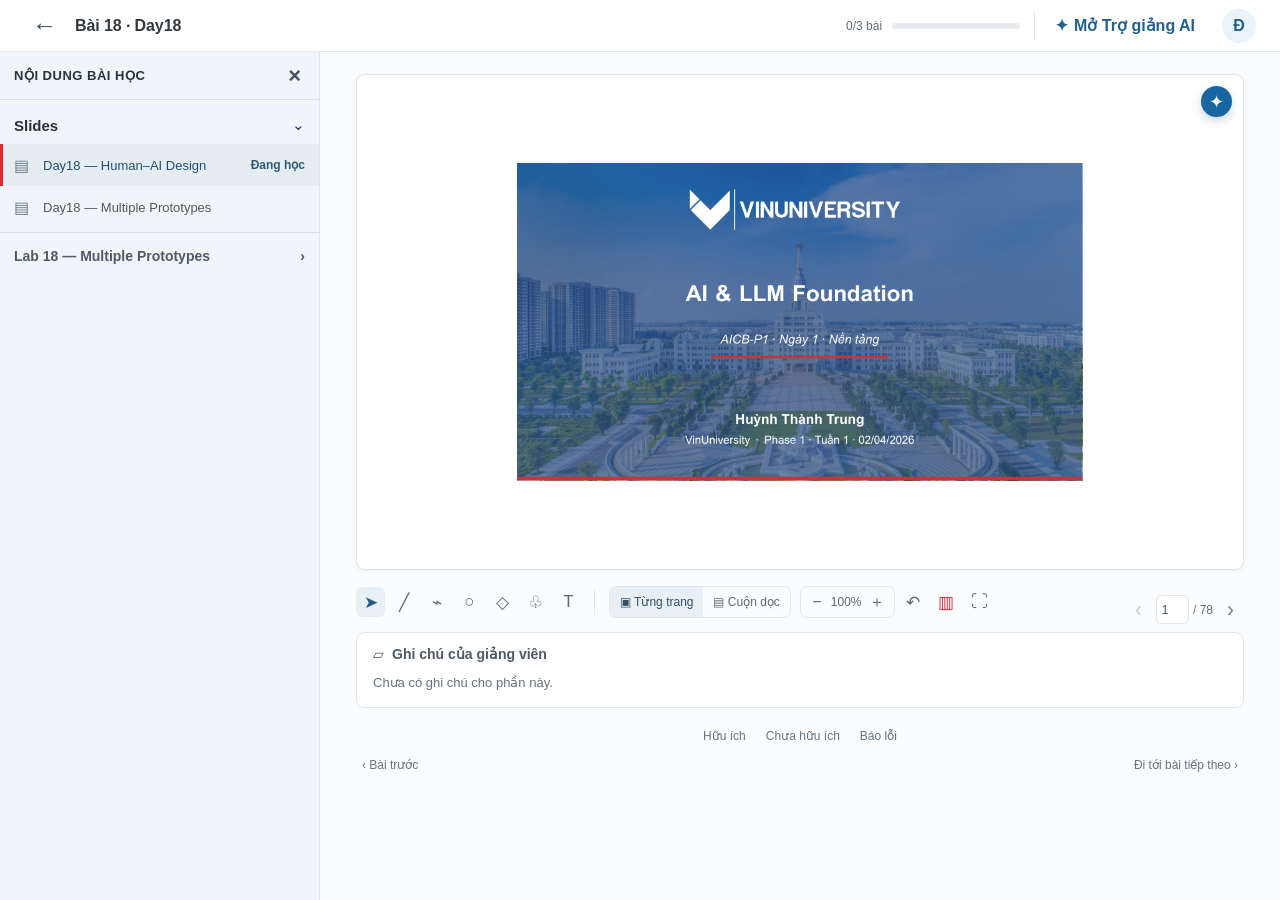
<file: Day18_Prototypes/option-c.html>
<!doctype html>
<html lang="vi">
<head>
  <meta charset="utf-8">
  <meta name="viewport" content="width=device-width, initial-scale=1">
  <title>VLearn Reader — Option C</title>
  <link rel="stylesheet" href="option-c-reader.css">
</head>
<body data-option="c">
  <div class="reader-app">
    <header class="reader-topbar">
      <div class="reader-topbar-left">
        <button class="topbar-icon" data-action="reader-back" aria-label="Quay lại">←</button>
        <strong>Bài 18 · Day18</strong>
      </div>
      <div class="reader-topbar-right">
        <div class="reader-progress" aria-label="Tiến độ bài học">
          <span>0/3 bài</span>
          <span class="progress-track"><span class="progress-value"></span></span>
        </div>
        <button class="topbar-ai" data-action="c-open">✦ <span>Mở Trợ giảng AI</span></button>
        <button class="account-avatar" aria-label="Mở menu tài khoản">Đ</button>
      </div>
    </header>

    <div class="reader-layout">
      <aside class="reader-sidebar" id="readerSidebar">
        <div class="sidebar-heading">
          <span>NỘI DUNG BÀI HỌC</span>
          <button class="sidebar-close" data-action="reader-close-sidebar" aria-label="Đóng dàn bài">×</button>
        </div>
        <div class="sidebar-section-title">
          <strong>Slides</strong><span>⌄</span>
        </div>
        <button class="sidebar-slide active" aria-current="page">
          <span class="sidebar-slide-icon">▤</span>
          <span class="sidebar-slide-name">Day18 — Human–AI Design</span>
          <span class="sidebar-slide-status">Đang học</span>
        </button>
        <button class="sidebar-slide">
          <span class="sidebar-slide-icon">▤</span>
          <span class="sidebar-slide-name">Day18 — Multiple Prototypes</span>
        </button>
        <button class="sidebar-lab">
          <span>Lab 18 — Multiple Prototypes</span><span>›</span>
        </button>
      </aside>

      <main class="reader-main">
        <div class="reader-content">
          <section class="slide-workspace" aria-label="Khu vực slide bài giảng">
            <button class="canvas-ai" data-action="c-open" aria-label="Mở trợ lý hỗ trợ" title="Mở trợ lý hỗ trợ">✦</button>
            <div class="slide-canvas-wrap">
              <article class="lesson-slide pdf-slide-page" id="lessonSlide" aria-label="Slide bài giảng">
                <img id="pdfSlideImage" class="pdf-slide-image" alt="Slide bài giảng từ Al & LLM Foundation">
                <div id="pdfTextLayer" class="pdf-text-layer" aria-label="Lớp chữ có thể chọn trên slide"></div>
                <div id="pdfLoadStatus" class="pdf-load-status">Đang tải slide bài giảng…</div>
              </article>
            </div>

            <div class="reader-toolbar" aria-label="Công cụ chú thích">
              <button class="tool-button active" aria-label="Đọc">➤</button>
              <button class="tool-button" aria-label="Bút">╱</button>
              <button class="tool-button" aria-label="Highlight">⌁</button>
              <button class="tool-button" aria-label="Khoanh">○</button>
              <button class="tool-button" aria-label="Tẩy">◇</button>
              <button class="tool-button" aria-label="Khoanh vùng hỏi AI">♧</button>
              <button class="tool-button" aria-label="Ghi chú">T</button>
              <span class="toolbar-divider"></span>
              <div class="view-toggle" aria-label="Chế độ xem slide">
                <button class="view-button active">▣ Từng trang</button>
                <button class="view-button">▤ Cuộn dọc</button>
              </div>
              <div class="zoom-control" aria-label="Điều khiển thu phóng">
                <button class="tool-button" data-action="reader-zoom-out" aria-label="Thu nhỏ">−</button>
                <span id="zoomValue">100%</span>
                <button class="tool-button" data-action="reader-zoom-in" aria-label="Phóng to">＋</button>
              </div>
              <button class="tool-button" data-action="reader-undo" aria-label="Hoàn tác">↶</button>
              <button class="tool-button danger" data-action="reader-clear" aria-label="Xoá chú thích">▥</button>
              <button class="tool-button" data-action="reader-fullscreen" aria-label="Toàn màn hình">⛶</button>
            </div>

            <div class="slide-navigation" aria-label="Điều hướng slide">
              <button class="nav-button" id="slidePrev" data-action="reader-prev" disabled aria-label="Slide trước">‹</button>
              <input id="slideNumber" type="number" value="1" min="1" max="78" aria-label="Nhập số slide muốn đến">
              <span> / <span id="slideTotal">78</span></span>
              <button class="nav-button" id="slideNext" data-action="reader-next" aria-label="Slide sau">›</button>
            </div>
          </section>

          <section class="notes-card" id="notesCard">
            <button class="notes-heading" data-action="reader-notes">
              <span>▱</span><strong>Ghi chú của giảng viên</strong>
            </button>
            <p>Chưa có ghi chú cho phần này.</p>
          </section>

          <div class="reader-feedback">
            <button data-action="reader-useful">Hữu ích</button>
            <button data-action="reader-not-useful">Chưa hữu ích</button>
            <button data-action="reader-report">Báo lỗi</button>
          </div>

          <nav class="lesson-navigation" aria-label="Điều hướng bài học">
            <button data-action="reader-prev-lesson">‹ Bài trước</button>
            <button data-action="reader-next-lesson">Đi tới bài tiếp theo ›</button>
          </nav>
        </div>
      </main>
    </div>
  </div>

  <div class="selection-action hidden" id="selectionAction" role="dialog" aria-label="Hỏi người hỗ trợ về thuật ngữ đã chọn">
    <button type="button" data-action="c-selection-help" aria-label="Hỏi người hỗ trợ" title="Hỏi người hỗ trợ">?</button>
  </div>

  <div class="modal-backdrop" id="cPreviewModal">
    <div class="modal-card">
      <button class="modal-close-btn" data-action="c-cancel" title="Đóng">✕</button>
      <div class="modal-header-title">📝 Preview câu hỏi</div>
      <div class="modal-header-sub"><span class="badge-approved">✓ User duyệt trước khi gửi</span> · AI chỉ chuẩn bị context</div>
      <div class="detail-section">
        <div class="section-label">Câu hỏi gửi tới người hỗ trợ</div>
        <textarea id="c-question">Mình chưa hiểu Machine Learning trong Slide 1. Khái niệm này liên quan thế nào đến LLM và Học tăng cường?</textarea>
      </div>
      <div class="source-card">Context sẽ gửi: slide hiện tại, thuật ngữ được chọn và câu hỏi trên. Bạn có thể sửa nội dung trước khi gửi.</div>
      <label class="privacy"><input id="c-anonymous" type="checkbox" checked> Gửi ẩn danh cho LabCoach/giảng viên.</label>
      <div class="modal-footer">
        <button class="pill-button pill-secondary" data-action="c-cancel">Hủy và quay lại</button>
        <button class="pill-button" data-action="c-send">Gửi câu hỏi</button>
      </div>
    </div>
  </div>

  <div class="modal-backdrop" id="cSentModal">
    <div class="modal-card">
      <button class="modal-close-btn" data-action="c-return" title="Đóng">✕</button>
      <div class="modal-header-title">✅ Đã gửi câu hỏi ẩn danh</div>
      <div class="modal-header-sub"><span class="badge-approved">✓ Trạng thái: đang chờ phản hồi</span> · Không làm lộ danh tính người học</div>
      <div class="detail-section">
        <div class="section-label">Bạn không bị mắc kẹt ở bước này</div>
        <div class="section-body">Câu hỏi đã được lưu cùng slide hiện tại. Bạn có thể tiếp tục theo dõi bài trong khi chờ người hỗ trợ trả lời.</div>
      </div>
      <div class="notice-card">Trong prototype, phản hồi mẫu xuất hiện ngay khi bạn bấm nút bên dưới để minh họa cách người hỗ trợ giúp bạn hiểu khái niệm.</div>
      <div class="modal-footer">
        <button class="pill-button pill-secondary" data-action="c-show-response">Xem phản hồi mẫu</button>
        <button class="pill-button" data-action="c-return">Quay lại bài</button>
      </div>
    </div>
  </div>

  <div class="modal-backdrop" id="cResponseModal">
    <div class="modal-card">
      <button class="modal-close-btn" data-action="c-return-response" title="Đóng">✕</button>
      <div class="modal-header-title">💬 Phản hồi từ người hỗ trợ</div>
      <div class="modal-header-sub"><span class="badge-approved">✓ Theo context slide hiện tại</span> · Phản hồi mô phỏng cho demo</div>
      <div class="detail-section">
        <div class="section-label">Giải thích ngắn gọn</div>
        <div class="section-body">Machine Learning là cách để hệ thống tìm ra quy luật từ dữ liệu và cải thiện kết quả theo thời gian, thay vì phải được lập trình sẵn từng bước.</div>
      </div>
      <div class="example-card"><strong>Ví dụ:</strong> hệ thống gợi ý có thể học từ lịch sử tương tác để đề xuất nội dung phù hợp hơn ở lần sau.</div>
      <div class="source-card"><strong>Điểm cần nhớ:</strong> Machine Learning học từ dữ liệu; LLM là một loại mô hình có thể sinh văn bản; Reinforcement Learning học qua phần thưởng.</div>
      <div class="notice-card">Bạn đã có một lời giải thích vừa đủ để tiếp tục bài. Nếu vẫn chưa rõ, bạn có thể sửa câu hỏi và gửi lại mà không phải hỏi công khai.</div>
      <div class="modal-footer">
        <button class="pill-button pill-secondary" data-action="c-ask-again">Vẫn chưa rõ — hỏi tiếp</button>
        <button class="pill-button" data-action="c-understood">Đã hiểu — tiếp tục bài</button>
      </div>
    </div>
  </div>

  <div class="toast" id="toast"></div>
  <script src="assets/llm-foundation/pages.js"></script>
  <script src="prototype.js"></script>
</body>
</html>
</file>
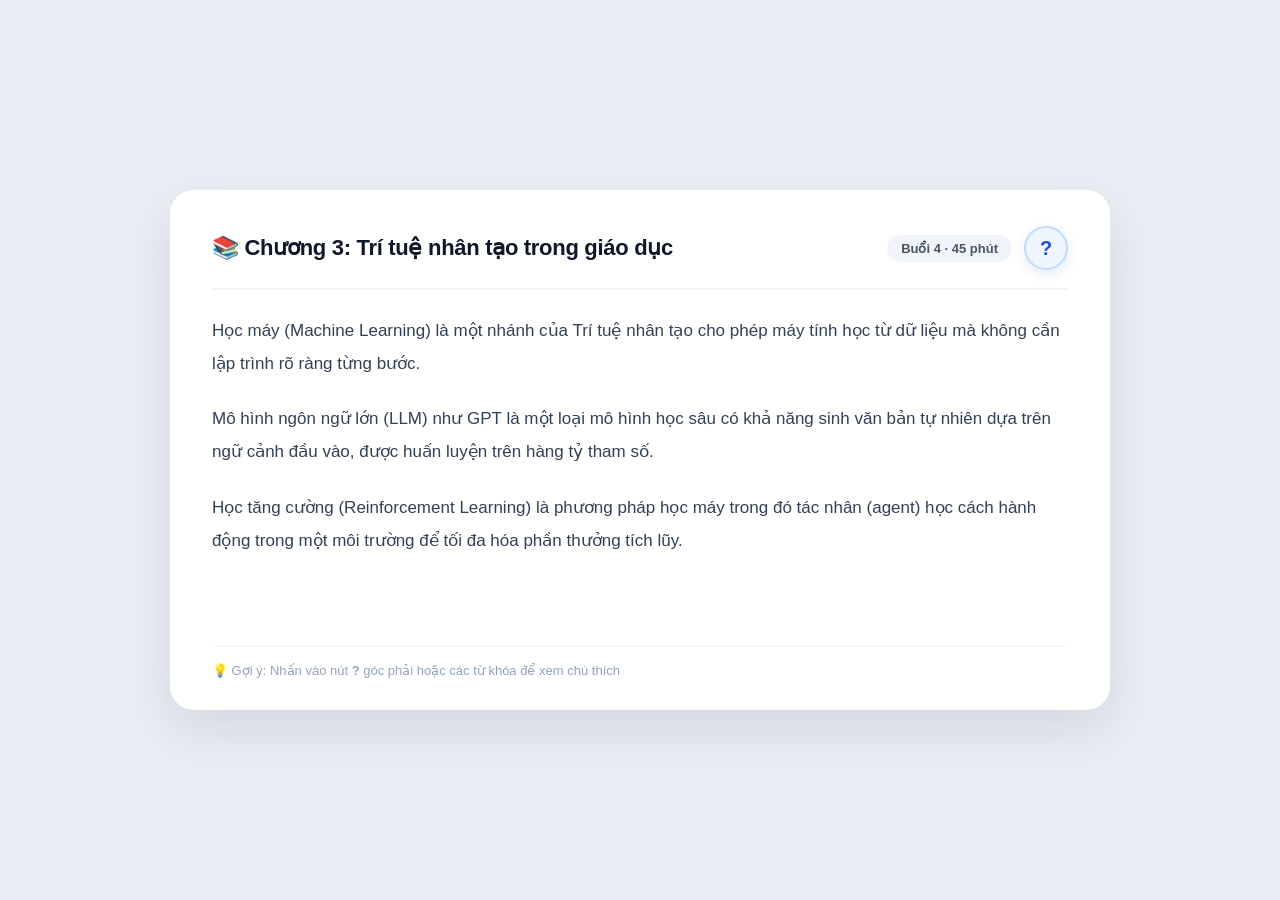
<file: Day18_Prototypes/prototype.html>
<!DOCTYPE html>
<html lang="vi">

<head>
    <meta charset="UTF-8" />
    <meta name="viewport" content="width=device-width, initial-scale=1.0" />
    <title>Prototype - Ghi chú & giải thích khái niệm (Popup Model)</title>
    <style>
        /* ===== RESET & GLOBAL ===== */
        * {
            margin: 0;
            padding: 0;
            box-sizing: border-box;
        }

        body {
            font-family: 'Segoe UI', -apple-system, BlinkMacSystemFont, Roboto, Helvetica, Arial, sans-serif;
            background: #e9eef5;
            display: flex;
            justify-content: center;
            align-items: center;
            min-height: 100vh;
            padding: 20px;
            color: #1e293b;
        }

        /* ===== SLIDE CONTAINER ===== */
        .slide-container {
            max-width: 940px;
            width: 100%;
            background: #ffffff;
            border-radius: 24px;
            padding: 36px 42px 32px;
            box-shadow: 0 20px 50px rgba(15, 23, 42, 0.1);
            position: relative;
            min-height: 520px;
            display: flex;
            flex-direction: column;
            justify-content: space-between;
        }

        /* ===== HEADER ===== */
        .slide-header {
            display: flex;
            justify-content: space-between;
            align-items: center;
            border-bottom: 2px solid #f1f5f9;
            padding-bottom: 18px;
            margin-bottom: 24px;
            gap: 16px;
        }

        .slide-header-left {
            display: flex;
            align-items: center;
            gap: 12px;
        }

        .slide-header h2 {
            font-size: 22px;
            font-weight: 700;
            color: #0f172a;
            letter-spacing: -0.3px;
        }

        .slide-header-right {
            display: flex;
            align-items: center;
            gap: 12px;
        }

        .badge {
            background: #f1f5f9;
            padding: 6px 14px;
            border-radius: 30px;
            font-size: 13px;
            color: #475569;
            font-weight: 600;
            white-space: nowrap;
        }

        /* ===== NÚT "?" TRÒN GÓC PHẢI TRÊN ===== */
        .btn-help-trigger {
            width: 44px;
            height: 44px;
            border-radius: 50%;
            background: #eff6ff;
            border: 2px solid #bfdbfe;
            color: #1d4ed8;
            font-size: 20px;
            font-weight: 800;
            cursor: pointer;
            display: flex;
            align-items: center;
            justify-content: center;
            transition: all 0.2s cubic-bezier(0.34, 1.56, 0.64, 1);
            box-shadow: 0 4px 12px rgba(29, 78, 216, 0.12);
            position: relative;
        }

        .btn-help-trigger:hover {
            background: #1d4ed8;
            color: #ffffff;
            border-color: #1d4ed8;
            transform: scale(1.1);
            box-shadow: 0 6px 18px rgba(29, 78, 216, 0.28);
        }

        .btn-help-trigger:active {
            transform: scale(0.95);
        }

        /* Tooltip hover cho nút ? */
        .btn-help-trigger::after {
            content: "Xem chú thích & giải thích khái niệm";
            position: absolute;
            bottom: -38px;
            right: 0;
            background: #0f172a;
            color: #ffffff;
            font-size: 12px;
            font-weight: 500;
            padding: 5px 12px;
            border-radius: 8px;
            white-space: nowrap;
            opacity: 0;
            pointer-events: none;
            transition: opacity 0.2s, transform 0.2s;
            transform: translateY(-4px);
            z-index: 20;
            box-shadow: 0 4px 12px rgba(0, 0, 0, 0.15);
        }

        .btn-help-trigger:hover::after {
            opacity: 1;
            transform: translateY(0);
        }

        /* ===== SLIDE BODY ===== */
        .slide-body {
            line-height: 1.95;
            font-size: 17px;
            color: #334155;
            flex-grow: 1;
        }

        .slide-body p {
            margin-bottom: 22px;
        }

        /* Từ khóa tương tác trên slide */
        .concept-keyword {
            background: #e0f2fe;
            color: #0369a1;
            font-weight: 600;
            padding: 3px 8px;
            border-radius: 6px;
            border: 1px solid #bae6fd;
            cursor: pointer;
            display: inline-flex;
            align-items: center;
            gap: 4px;
            transition: all 0.15s ease;
        }

        .concept-keyword:hover {
            background: #0284c7;
            color: #ffffff;
            border-color: #0284c7;
            box-shadow: 0 3px 10px rgba(2, 132, 199, 0.25);
            transform: translateY(-1px);
        }

        .concept-keyword .icon-mini {
            font-size: 12px;
            opacity: 0.8;
        }

        /* ===== SLIDE FOOTER ===== */
        .slide-footer {
            margin-top: 24px;
            border-top: 1px solid #f1f5f9;
            padding-top: 16px;
            display: flex;
            justify-content: space-between;
            align-items: center;
        }

        .btn-feedback-trigger {
            background: #f8fafc;
            border: 1px solid #e2e8f0;
            padding: 9px 20px;
            border-radius: 30px;
            font-size: 14px;
            font-weight: 600;
            color: #475569;
            cursor: pointer;
            transition: all 0.15s;
            display: inline-flex;
            align-items: center;
            gap: 6px;
        }

        .btn-feedback-trigger:hover {
            background: #f1f5f9;
            color: #0f172a;
            border-color: #cbd5e1;
        }

        .slide-tip {
            font-size: 13px;
            color: #94a3b8;
        }

        /* ============================================================ */
        /* ===== POPUP / MODAL OVERLAY CHUNG ===== */
        /* ============================================================ */
        .modal-backdrop {
            position: fixed;
            top: 0;
            left: 0;
            width: 100vw;
            height: 100vh;
            background: rgba(15, 23, 42, 0.45);
            backdrop-filter: blur(5px);
            -webkit-backdrop-filter: blur(5px);
            display: flex;
            justify-content: center;
            align-items: center;
            z-index: 1000;
            opacity: 0;
            visibility: hidden;
            transition: opacity 0.25s ease, visibility 0.25s ease;
            padding: 20px;
        }

        .modal-backdrop.active {
            opacity: 1;
            visibility: visible;
        }

        .modal-card {
            background: #ffffff;
            border-radius: 20px;
            max-width: 680px;
            width: 100%;
            padding: 28px 32px;
            box-shadow: 0 25px 60px rgba(0, 0, 0, 0.2);
            position: relative;
            transform: scale(0.94) translateY(12px);
            transition: transform 0.25s cubic-bezier(0.34, 1.56, 0.64, 1);
            max-height: 90vh;
            overflow-y: auto;
        }

        .modal-backdrop.active .modal-card {
            transform: scale(1) translateY(0);
        }

        .modal-close-btn {
            position: absolute;
            top: 20px;
            right: 20px;
            background: #f1f5f9;
            border: none;
            width: 34px;
            height: 34px;
            border-radius: 50%;
            font-size: 16px;
            color: #64748b;
            cursor: pointer;
            display: flex;
            align-items: center;
            justify-content: center;
            transition: all 0.15s;
        }

        .modal-close-btn:hover {
            background: #e2e8f0;
            color: #0f172a;
            transform: scale(1.08);
        }

        /* ===== POPUP GIẢI THÍCH KHÁI NIỆM ===== */
        .modal-header-title {
            font-size: 20px;
            font-weight: 700;
            color: #0f172a;
            display: flex;
            align-items: center;
            gap: 8px;
            margin-bottom: 6px;
        }

        .modal-header-sub {
            font-size: 13.5px;
            color: #64748b;
            margin-bottom: 20px;
            display: flex;
            align-items: center;
            gap: 6px;
        }

        .badge-approved {
            background: #ecfdf5;
            color: #059669;
            font-size: 12px;
            font-weight: 600;
            padding: 2px 10px;
            border-radius: 20px;
            border: 1px solid #a7f3d0;
        }

        /* Tabs chuyển đổi giữa các khái niệm */
        .concept-tabs {
            display: flex;
            gap: 8px;
            border-bottom: 1.5px solid #e2e8f0;
            padding-bottom: 12px;
            margin-bottom: 20px;
            overflow-x: auto;
        }

        .tab-btn {
            background: #f8fafc;
            border: 1px solid #e2e8f0;
            padding: 8px 16px;
            border-radius: 12px;
            font-size: 14px;
            font-weight: 600;
            color: #475569;
            cursor: pointer;
            transition: all 0.15s;
            white-space: nowrap;
            display: flex;
            align-items: center;
            gap: 6px;
        }

        .tab-btn:hover {
            background: #f1f5f9;
            color: #0f172a;
        }

        .tab-btn.active {
            background: #0284c7;
            color: #ffffff;
            border-color: #0284c7;
            box-shadow: 0 4px 12px rgba(2, 132, 199, 0.25);
        }

        /* Chi tiết nội dung trong popup */
        .concept-content-box {
            animation: fadeInTab 0.2s ease;
        }

        @keyframes fadeInTab {
            from {
                opacity: 0;
                transform: translateY(4px);
            }

            to {
                opacity: 1;
                transform: translateY(0);
            }
        }

        .concept-item-title {
            font-size: 19px;
            font-weight: 700;
            color: #0f172a;
            margin-bottom: 14px;
        }

        .detail-section {
            margin-bottom: 16px;
        }

        .section-label {
            font-size: 13.5px;
            font-weight: 700;
            text-transform: uppercase;
            letter-spacing: 0.4px;
            color: #475569;
            margin-bottom: 6px;
            display: flex;
            align-items: center;
            gap: 6px;
        }

        .section-body {
            font-size: 15.5px;
            line-height: 1.65;
            color: #1e293b;
        }

        .example-card {
            background: #f0f9ff;
            border-left: 4px solid #0284c7;
            padding: 12px 16px;
            border-radius: 10px;
            font-size: 15px;
            line-height: 1.6;
            color: #0c4a6e;
        }

        .source-card {
            background: #f8fafc;
            border: 1px dashed #cbd5e1;
            padding: 10px 16px;
            border-radius: 10px;
            font-size: 13.5px;
            color: #334155;
        }

        .source-card strong {
            color: #0f172a;
        }

        .modal-footer {
            margin-top: 18px;
            padding-top: 14px;
            border-top: 1px solid #f1f5f9;
            display: flex;
            justify-content: space-between;
            align-items: center;
            gap: 12px;
        }

        .btn-modal-action {
            padding: 9px 24px;
            border-radius: 30px;
            font-size: 14px;
            font-weight: 600;
            border: none;
            cursor: pointer;
            transition: all 0.15s;
        }

        .btn-modal-secondary {
            background: #f1f5f9;
            color: #334155;
        }

        .btn-modal-secondary:hover {
            background: #e2e8f0;
            color: #0f172a;
        }

        /* ===== POPUP ĐÁNH GIÁ & PHẢN HỒI ===== */
        .star-row {
            display: flex;
            gap: 10px;
            margin: 14px 0 18px;
        }

        .star-item {
            cursor: pointer;
            transition: transform 0.15s cubic-bezier(0.34, 1.56, 0.64, 1);
            display: flex;
            align-items: center;
            justify-content: center;
            padding: 2px;
            user-select: none;
        }

        .star-item:hover {
            transform: scale(1.22);
        }

        .star-icon {
            width: 40px;
            height: 40px;
            fill: #ffffff;
            stroke: #94a3b8;
            stroke-width: 1.5;
            stroke-linejoin: round;
            transition: fill 0.15s ease, stroke 0.15s ease, filter 0.15s ease;
            filter: drop-shadow(0 2px 4px rgba(0, 0, 0, 0.06));
        }

        .star-item.active .star-icon,
        .star-item.hovered .star-icon {
            fill: #f59e0b;
            stroke: #d97706;
            filter: drop-shadow(0 3px 10px rgba(245, 158, 11, 0.45));
        }

        .feedback-textarea {
            width: 100%;
            padding: 12px 16px;
            border: 1.5px solid #cbd5e1;
            border-radius: 12px;
            font-size: 14.5px;
            font-family: inherit;
            resize: vertical;
            min-height: 80px;
            outline: none;
            transition: border-color 0.15s, box-shadow 0.15s;
            margin-top: 6px;
            color: #0f172a;
        }

        .feedback-textarea:focus {
            border-color: #0284c7;
            box-shadow: 0 0 0 3px rgba(2, 132, 199, 0.15);
        }

        .btn-modal-primary {
            background: #0284c7;
            color: #ffffff;
        }

        .btn-modal-primary:hover {
            background: #0369a1;
            box-shadow: 0 4px 12px rgba(2, 132, 199, 0.3);
        }

        /* ===== TOAST NOTIFICATION ===== */
        .toast {
            position: fixed;
            bottom: 30px;
            left: 50%;
            transform: translateX(-50%) translateY(20px);
            background: #0f172a;
            color: white;
            padding: 12px 28px;
            border-radius: 40px;
            font-weight: 500;
            font-size: 14.5px;
            box-shadow: 0 10px 30px rgba(0, 0, 0, 0.25);
            z-index: 2000;
            opacity: 0;
            transition: opacity 0.25s, transform 0.25s;
            pointer-events: none;
        }

        .toast.show {
            opacity: 1;
            transform: translateX(-50%) translateY(0);
        }

        /* ===== RESPONSIVE ===== */
        @media (max-width: 650px) {
            .slide-container {
                padding: 24px 20px;
            }

            .slide-header h2 {
                font-size: 18px;
            }

            .modal-card {
                padding: 22px 20px;
            }

            .concept-tabs {
                flex-wrap: nowrap;
            }
        }
    </style>
</head>

<body>

    <!-- ===== SLIDE CONTAINER (MÀN HÌNH CHÍNH) ===== -->
    <div class="slide-container" id="slideApp">

        <!-- ===== SLIDE HEADER ===== -->
        <div class="slide-header">
            <div class="slide-header-left">
                <h2>📚 Chương 3: Trí tuệ nhân tạo trong giáo dục</h2>
            </div>
            <div class="slide-header-right">
                <span class="badge">Buổi 4 · 45 phút</span>
                <!-- Nút ? tròn góc phải trên (Bỏ chữ) -->
                <button class="btn-help-trigger" id="btnHelpTrigger" title="Xem chú thích & giải thích khái niệm">
                    ?
                </button>
            </div>
        </div>

        <!-- ===== SLIDE NỘI DUNG BÀI GIẢNG ===== -->
        <div class="slide-body">
            <p>
                Học máy (Machine Learning) là một nhánh của Trí tuệ nhân tạo cho phép máy tính học từ dữ liệu mà không
                cần
                lập trình rõ ràng từng bước.
            </p>
            <p>
                Mô hình ngôn ngữ lớn (LLM) như GPT là một loại mô hình học sâu có khả năng sinh văn bản tự nhiên dựa
                trên ngữ cảnh đầu vào, được huấn luyện trên hàng tỷ tham số.
            </p>
            <p>
                Học tăng cường (Reinforcement Learning) là phương pháp học máy trong đó tác nhân (agent) học cách hành
                động trong một môi trường
                để tối đa hóa phần thưởng tích lũy.
            </p>
        </div>

        <!-- ===== SLIDE FOOTER ===== -->
        <div class="slide-footer">
            <span class="slide-tip">💡 Gợi ý: Nhấn vào nút <strong>?</strong> góc phải hoặc các từ khóa để xem chú
                thích</span>
        </div>

    </div>

    <!-- ============================================================ -->
    <!-- ===== POPUP MODAL 1: GIẢI THÍCH KHÁI NIỆM (MODAL POPUP) ===== -->
    <!-- ============================================================ -->
    <div class="modal-backdrop" id="conceptModalBackdrop">
        <div class="modal-card">
            <!-- Nút đóng ✕ -->
            <button class="modal-close-btn" id="btnCloseConceptModal" title="Đóng (ESC)">✕</button>

            <!-- Tiêu đề popup -->
            <div class="modal-header-title">
                <span>💡 Chú thích & Giải thích khái niệm</span>
            </div>
            <div class="modal-header-sub">
                <span class="badge-approved">✓ Đã được giảng viên phê duyệt</span>
                <span>· Trích xuất theo ngữ cảnh slide</span>
            </div>

            <!-- Tabs chọn các khái niệm -->
            <div class="concept-tabs" id="conceptTabs">
                <button class="tab-btn active" data-concept="ml">🧠 Machine Learning</button>
                <button class="tab-btn" data-concept="llm">🤖 Mô hình LLM</button>
                <button class="tab-btn" data-concept="rl">🎮 Học tăng cường (RL)</button>
            </div>

            <!-- Khung nội dung chi tiết -->
            <div class="concept-content-box" id="conceptContentBox">
                <div class="concept-item-title" id="popupConceptTitle">🧠 Machine Learning</div>

                <div class="detail-section">
                    <div class="section-label">📖 Định nghĩa ngắn gọn</div>
                    <div class="section-body" id="popupConceptDef">
                        Machine Learning là một nhánh của Trí tuệ nhân tạo cho phép hệ thống tự học và cải thiện từ dữ
                        liệu mà không cần lập trình rõ ràng từng bước.
                    </div>
                </div>

                <div class="detail-section">
                    <div class="section-label">💡 Ví dụ trực quan</div>
                    <div class="example-card" id="popupConceptExample">
                        Hệ thống gợi ý sản phẩm trên Amazon học từ lịch sử mua hàng của bạn để đề xuất các sản phẩm phù
                        hợp tiếp theo.
                    </div>
                </div>

                <div class="detail-section">
                    <div class="section-label">📚 Nguồn trích xuất</div>
                    <div class="source-card" id="popupConceptSource">
                        <strong>📖 Giáo trình AI cơ bản, Chương 2, trang 15</strong><br />
                        <span style="font-size:12.5px; color:#64748b;">Tác giả: Nguyễn Văn A, Trần Thị B · NXB Đại học
                            Công nghệ, 2024</span>
                    </div>
                </div>
            </div>

            <!-- Modal Footer: Có nút Phản hồi góc dưới bên trái và nút Đóng bên phải -->
            <div class="modal-footer">
                <button class="btn-feedback-trigger" id="btnConceptFeedback">
                    📝 Phản hồi về tính năng
                </button>
                <button class="btn-modal-action btn-modal-secondary" id="btnDismissConcept">Đóng</button>
            </div>
        </div>
    </div>

    <!-- ============================================================ -->
    <!-- ===== POPUP MODAL 2: ĐÁNH GIÁ & PHẢN HỒI (FEEDBACK POPUP) ===== -->
    <!-- ============================================================ -->
    <div class="modal-backdrop" id="feedbackModalBackdrop">
        <div class="modal-card" style="max-width: 540px;">
            <!-- Nút đóng ✕ -->
            <button class="modal-close-btn" id="btnCloseFeedbackModal" title="Đóng (ESC)">✕</button>

            <!-- Tiêu đề feedback popup -->
            <div class="modal-header-title">
                <span>📝 Đánh giá & Phản hồi</span>
            </div>
            <div class="modal-header-sub">
                Giúp chúng tôi hoàn thiện tính năng giải thích khái niệm tốt hơn.
            </div>

            <div style="font-weight:600; font-size:15px; margin-top:10px; color:#1e293b;">
                Bạn đánh giá thế nào về tính năng này?
            </div>

            <!-- Hàng sao đánh giá SVG -->
            <div class="star-row" id="starRow">
                <div class="star-item" data-star="1" title="1 sao - Kém">
                    <svg class="star-icon" viewBox="0 0 24 24">
                        <path
                            d="M12 17.27L18.18 21l-1.64-7.03L22 9.24l-7.19-.61L12 2 9.19 8.63 2 9.24l5.46 4.73L5.82 21z" />
                    </svg>
                </div>
                <div class="star-item" data-star="2" title="2 sao - Bình thường">
                    <svg class="star-icon" viewBox="0 0 24 24">
                        <path
                            d="M12 17.27L18.18 21l-1.64-7.03L22 9.24l-7.19-.61L12 2 9.19 8.63 2 9.24l5.46 4.73L5.82 21z" />
                    </svg>
                </div>
                <div class="star-item" data-star="3" title="3 sao - Ổn">
                    <svg class="star-icon" viewBox="0 0 24 24">
                        <path
                            d="M12 17.27L18.18 21l-1.64-7.03L22 9.24l-7.19-.61L12 2 9.19 8.63 2 9.24l5.46 4.73L5.82 21z" />
                    </svg>
                </div>
                <div class="star-item" data-star="4" title="4 sao - Tốt">
                    <svg class="star-icon" viewBox="0 0 24 24">
                        <path
                            d="M12 17.27L18.18 21l-1.64-7.03L22 9.24l-7.19-.61L12 2 9.19 8.63 2 9.24l5.46 4.73L5.82 21z" />
                    </svg>
                </div>
                <div class="star-item" data-star="5" title="5 sao - Rất hữu ích">
                    <svg class="star-icon" viewBox="0 0 24 24">
                        <path
                            d="M12 17.27L18.18 21l-1.64-7.03L22 9.24l-7.19-.61L12 2 9.19 8.63 2 9.24l5.46 4.73L5.82 21z" />
                    </svg>
                </div>
            </div>

            <!-- Ô góp ý -->
            <label style="font-weight:600; font-size:14.5px; display:block; margin-top:8px; color:#1e293b;">
                💬 Góp ý thêm (không bắt buộc)
            </label>
            <textarea class="feedback-textarea" id="feedbackText"
                placeholder="Hãy cho chúng tôi biết cảm nhận hoặc đề xuất của bạn..."></textarea>

            <!-- Nút hành động -->
            <div class="modal-footer" style="margin-top:20px;">
                <button class="btn-modal-action btn-modal-secondary" id="btnCancelFeedback">Bỏ qua</button>
                <button class="btn-modal-action btn-modal-primary" id="btnSubmitFeedback">Gửi phản hồi</button>
            </div>
        </div>
    </div>

    <!-- ===== TOAST THÔNG BÁO ===== -->
    <div class="toast" id="toast"></div>

    <!-- ============================================================ -->
    <!-- ===== JAVASCRIPT ===== -->
    <!-- ============================================================ -->
    <script>
        (function () {
            'use strict';

            // ---------- DỮ LIỆU CÁC KHÁI NIỆM ----------
            const conceptData = {
                ml: {
                    title: '🧠 Machine Learning (Học máy)',
                    def: 'Machine Learning là một nhánh của Trí tuệ nhân tạo cho phép hệ thống tự học và cải thiện từ dữ liệu mà không cần lập trình rõ ràng từng bước.',
                    example: 'Hệ thống gợi ý sản phẩm trên Amazon học từ lịch sử mua hàng của bạn để đề xuất các mặt hàng phù hợp tiếp theo.',
                    source: '📖 Giáo trình AI cơ bản, Chương 2, trang 15',
                    sourceDetail: 'Tác giả: Nguyễn Văn A, Trần Thị B · NXB Đại học Công nghệ, 2024'
                },
                llm: {
                    title: '🤖 Mô hình ngôn ngữ lớn (LLM)',
                    def: 'LLM là một loại mô hình học sâu có khả năng hiểu và sinh văn bản tự nhiên dựa trên ngữ cảnh đầu vào, được huấn luyện trên hàng tỷ tham số với khối lượng dữ liệu khổng lồ.',
                    example: 'ChatGPT (GPT-4) có thể trả lời câu hỏi phức tạp, tóm tắt bài giảng, giải bài tập và viết mã lập trình chỉ từ một câu nhắc (prompt).',
                    source: '📖 Deep Learning Foundations, Chương 12',
                    sourceDetail: 'Tác giả: Ian Goodfellow, Yoshua Bengio, Aaron Courville · NXB MIT Press, 2016'
                },
                rl: {
                    title: '🎮 Học tăng cường (Reinforcement Learning)',
                    def: 'Học tăng cường là phương pháp học máy trong đó một tác nhân (agent) tự học cách đưa ra chuỗi quyết định trong môi trường để tối đa hóa điểm thưởng tích lũy thông qua thử và sai.',
                    example: 'AlphaGo sử dụng học tăng cường để tự đấu hàng triệu ván cờ với chính mình và đánh bại nhà vô địch cờ vây thế giới.',
                    source: '📖 Reinforcement Learning: An Introduction',
                    sourceDetail: 'Tác giả: Richard S. Sutton, Andrew G. Barto · NXB MIT Press, 2018'
                }
            };

            // ---------- DOM REFS ----------
            const btnHelpTrigger = document.getElementById('btnHelpTrigger');
            const conceptKeywords = document.querySelectorAll('.concept-keyword');
            const conceptModalBackdrop = document.getElementById('conceptModalBackdrop');
            const btnCloseConceptModal = document.getElementById('btnCloseConceptModal');
            const btnDismissConcept = document.getElementById('btnDismissConcept');
            const btnConceptFeedback = document.getElementById('btnConceptFeedback');
            const tabButtons = document.querySelectorAll('.tab-btn');

            const popupConceptTitle = document.getElementById('popupConceptTitle');
            const popupConceptDef = document.getElementById('popupConceptDef');
            const popupConceptExample = document.getElementById('popupConceptExample');
            const popupConceptSource = document.getElementById('popupConceptSource');

            // Feedback modal
            const feedbackModalBackdrop = document.getElementById('feedbackModalBackdrop');
            const btnCloseFeedbackModal = document.getElementById('btnCloseFeedbackModal');
            const btnCancelFeedback = document.getElementById('btnCancelFeedback');
            const btnSubmitFeedback = document.getElementById('btnSubmitFeedback');
            const starRow = document.getElementById('starRow');
            const starItems = starRow.querySelectorAll('.star-item');
            const feedbackText = document.getElementById('feedbackText');

            const toast = document.getElementById('toast');

            // ---------- STATE ----------
            let currentActiveConcept = 'ml';
            let selectedStar = 0;
            let toastTimer = null;

            // ---------- QUẢN LÝ POPUP KHÁI NIỆM ----------
            function renderConcept(key) {
                if (!conceptData[key]) return;
                currentActiveConcept = key;
                const data = conceptData[key];

                popupConceptTitle.textContent = data.title;
                popupConceptDef.textContent = data.def;
                popupConceptExample.textContent = data.example;
                popupConceptSource.innerHTML = `
                    <strong>${data.source}</strong><br />
                    <span style="font-size:12.5px; color:#64748b;">${data.sourceDetail}</span>
                `;

                // Cập nhật tab active
                tabButtons.forEach(btn => {
                    btn.classList.toggle('active', btn.dataset.concept === key);
                });
            }

            function openConceptModal(conceptKey = 'ml') {
                renderConcept(conceptKey);
                conceptModalBackdrop.classList.add('active');
            }

            function closeConceptModal() {
                conceptModalBackdrop.classList.remove('active');
            }

            // Bấm nút ? ở góc phải trên -> Mở popup
            btnHelpTrigger.addEventListener('click', () => {
                openConceptModal('ml');
            });

            // Bấm trực tiếp vào từ khóa trên slide -> Mở thẳng popup của từ đó
            conceptKeywords.forEach(kw => {
                kw.addEventListener('click', function () {
                    const key = this.dataset.concept;
                    openConceptModal(key);
                });
            });

            // Chuyển tab trong popup
            tabButtons.forEach(btn => {
                btn.addEventListener('click', function () {
                    const key = this.dataset.concept;
                    renderConcept(key);
                });
            });

            // Đóng popup khái niệm
            btnCloseConceptModal.addEventListener('click', closeConceptModal);
            btnDismissConcept.addEventListener('click', closeConceptModal);

            // Bấm nút "Phản hồi về tính năng" từ trong popup khái niệm -> Mở popup phản hồi
            btnConceptFeedback.addEventListener('click', function () {
                closeConceptModal();
                openFeedbackModal();
            });

            // Bấm ra ngoài backdrop để đóng popup
            conceptModalBackdrop.addEventListener('click', function (e) {
                if (e.target === conceptModalBackdrop) {
                    closeConceptModal();
                }
            });

            // ---------- QUẢN LÝ POPUP PHẢN HỒI ----------
            function openFeedbackModal() {
                feedbackModalBackdrop.classList.add('active');
            }

            function closeFeedbackModal() {
                feedbackModalBackdrop.classList.remove('active');
            }

            btnCloseFeedbackModal.addEventListener('click', closeFeedbackModal);
            btnCancelFeedback.addEventListener('click', closeFeedbackModal);

            feedbackModalBackdrop.addEventListener('click', function (e) {
                if (e.target === feedbackModalBackdrop) {
                    closeFeedbackModal();
                }
            });

            // ---------- ĐÁNH GIÁ SAO (SVG Rating) ----------
            function updateStarDisplay(val) {
                starItems.forEach(item => {
                    const star = parseInt(item.dataset.star);
                    item.classList.toggle('active', star <= val);
                });
            }

            function previewStars(val) {
                starItems.forEach(item => {
                    const star = parseInt(item.dataset.star);
                    item.classList.toggle('hovered', star <= val);
                });
            }

            starItems.forEach(el => {
                // Click ấn định số sao
                el.addEventListener('click', function () {
                    const starVal = parseInt(this.dataset.star);
                    selectedStar = starVal;
                    starItems.forEach(item => item.classList.remove('hovered'));
                    updateStarDisplay(selectedStar);
                });

                // Hover xem trước màu vàng
                el.addEventListener('mouseenter', function () {
                    const starVal = parseInt(this.dataset.star);
                    previewStars(starVal);
                });
            });

            // Rời chuột khỏi hàng sao -> trở về số sao đã ấn định
            starRow.addEventListener('mouseleave', function () {
                starItems.forEach(item => item.classList.remove('hovered'));
                updateStarDisplay(selectedStar);
            });

            // Submit feedback
            btnSubmitFeedback.addEventListener('click', function () {
                const comment = feedbackText.value.trim();
                if (selectedStar === 0 && !comment) {
                    showToast('⚠️ Vui lòng chọn số sao hoặc viết góp ý');
                    return;
                }
                console.log(`[Feedback] Đánh giá: ${selectedStar} sao, Góp ý: "${comment || '(trống)'}"`);
                showToast('✅ Cảm ơn bạn đã đóng góp phản hồi!');
                // Reset form
                selectedStar = 0;
                updateStarDisplay(0);
                starItems.forEach(item => item.classList.remove('active', 'hovered'));
                feedbackText.value = '';
                closeFeedbackModal();
            });

            // ---------- TOAST THÔNG BÁO ----------
            function showToast(msg) {
                if (toastTimer) {
                    clearTimeout(toastTimer);
                    toast.classList.remove('show');
                }
                toast.textContent = msg;
                toast.classList.add('show');
                toastTimer = setTimeout(() => {
                    toast.classList.remove('show');
                    toastTimer = null;
                }, 2500);
            }

            // ---------- PHÍM TẮT BÀN PHÍM ----------
            document.addEventListener('keydown', function (e) {
                const isTyping = ['INPUT', 'TEXTAREA'].includes(e.target.tagName) || e.target.isContentEditable;

                if (e.key === 'Escape') {
                    if (isTyping) {
                        e.target.blur();
                        return;
                    }
                    if (conceptModalBackdrop.classList.contains('active')) {
                        closeConceptModal();
                    } else if (feedbackModalBackdrop.classList.contains('active')) {
                        closeFeedbackModal();
                    }
                }
            });

            console.log('✅ Prototype (Popup Model) đã sẵn sàng!');
            console.log('📌 Nút "?" góc phải trên sẽ mở popup giải thích khái niệm.');
            console.log('📌 Nhấp vào bất kỳ từ khóa nào trên slide cũng sẽ mở popup khái niệm tương ứng.');
        })();
    </script>

</body>

</html>
</file>
<file: Day18_Prototypes/shared.css>
:root {
  --ink: #172033;
  --muted: #647084;
  --line: #dbe2ec;
  --paper: #f7f9fc;
  --white: #ffffff;
  --blue: #356ae6;
  --blue-soft: #edf3ff;
  --green: #18845b;
  --green-soft: #eaf8f1;
  --amber: #a26500;
  --amber-soft: #fff6df;
  --purple: #7446c5;
  --purple-soft: #f3edff;
  font-family: Inter, ui-sans-serif, system-ui, -apple-system, BlinkMacSystemFont, "Segoe UI", sans-serif;
}

* { box-sizing: border-box; }

body {
  margin: 0;
  color: var(--ink);
  background: var(--paper);
  line-height: 1.55;
}

button, input, textarea { font: inherit; }
button { cursor: pointer; }
a { color: inherit; }

.topbar {
  height: 64px;
  display: flex;
  align-items: center;
  justify-content: space-between;
  padding: 0 28px;
  border-bottom: 1px solid var(--line);
  background: rgba(255,255,255,.92);
}

.brand {
  font-weight: 800;
  text-decoration: none;
  letter-spacing: -.02em;
}

.topbar-note { color: var(--muted); font-size: .9rem; }
.container { width: min(1050px, calc(100% - 36px)); margin: 0 auto; padding: 52px 0 80px; }
.hero { max-width: 760px; margin-bottom: 28px; }
.eyebrow, .option-label { font-size: .76rem; font-weight: 800; letter-spacing: .12em; color: var(--blue); }
h1, h2, h3 { line-height: 1.2; letter-spacing: -.03em; }
h1 { font-size: clamp(2rem, 5vw, 3.6rem); margin: 8px 0 16px; }
h2 { margin: 8px 0 10px; }
.lead { color: var(--muted); font-size: 1.08rem; }

.context-card, .panel, .annotation {
  border: 1px solid var(--line);
  border-radius: 20px;
  background: var(--white);
  box-shadow: 0 12px 34px rgba(31, 50, 80, .07);
}

.context-card { padding: 28px; margin: 28px 0; }
.progress-row { display: flex; justify-content: space-between; gap: 12px; color: var(--muted); font-size: .88rem; }
.context-card h2 { font-size: clamp(1.5rem, 3vw, 2.3rem); margin-top: 28px; }
.task-box { display: grid; gap: 3px; margin-top: 22px; padding: 15px 17px; border-left: 4px solid var(--blue); background: var(--blue-soft); }
.task-box span { color: #394864; }

.option-grid { display: grid; grid-template-columns: repeat(3, 1fr); gap: 16px; }
.option-card { display: block; min-height: 235px; padding: 22px; border: 1px solid var(--line); border-radius: 18px; background: var(--white); text-decoration: none; transition: transform .18s ease, box-shadow .18s ease; }
.option-card:hover { transform: translateY(-3px); box-shadow: 0 14px 32px rgba(31, 50, 80, .12); }
.option-card p { color: var(--muted); }
.option-a { border-top: 5px solid var(--green); }
.option-b { border-top: 5px solid var(--green); }
.option-c { border-top: 5px solid var(--green); }
.option-a .option-label { color: var(--green); }
.option-b .option-label { color: var(--green); }
.option-c .option-label { color: var(--green); }
.card-link { display: inline-block; margin-top: 12px; color: var(--blue); font-weight: 750; }

.annotation { margin-top: 24px; padding: 18px 20px; color: var(--muted); font-size: .9rem; }
.annotation strong { color: var(--ink); }

.prototype-shell { max-width: 760px; margin: 0 auto; }
.prototype-title { margin-bottom: 24px; }
.prototype-title h1 { font-size: clamp(2rem, 5vw, 3rem); }
.back-link { display: inline-block; margin-bottom: 20px; color: var(--blue); font-weight: 700; text-decoration: none; }
.panel { padding: 26px; margin-bottom: 18px; }
.panel h2 { margin-top: 0; }
.slide-number { color: var(--muted); font-size: .86rem; }
.slide-content { margin: 22px 0; padding: 24px; border: 1px solid var(--line); border-radius: 14px; background: #fbfcff; }
.slide-content h2 { font-size: 1.65rem; }
.slide-content p { color: #46536b; }
.term-chip { border: 0; border-bottom: 2px dashed var(--blue); color: var(--blue); background: transparent; font-weight: 750; padding: 0 2px; }
.actions { display: flex; flex-wrap: wrap; gap: 10px; margin-top: 20px; }
.btn { border: 1px solid var(--line); border-radius: 10px; padding: 10px 15px; background: var(--white); color: var(--ink); font-weight: 700; }
.btn:hover { border-color: #9caec8; }
.btn-primary { border-color: var(--blue); background: var(--blue); color: #fff; }
.btn-success { border-color: var(--green); background: var(--green); color: #fff; }
.btn-purple { border-color: var(--purple); background: var(--purple); color: #fff; }
.btn-quiet { color: var(--muted); }

.option-banner { padding: 13px 16px; border-radius: 12px; background: var(--blue-soft); color: #284d9c; }
.option-banner.green { background: var(--green-soft); color: #136843; }
.option-banner.purple { background: var(--purple-soft); color: #5834a0; }
.notice { padding: 13px 16px; border-radius: 12px; background: var(--amber-soft); color: #714900; }
.result { border: 1px solid #bfe5d1; background: var(--green-soft); }
.result h2 { color: #12633f; }
.evidence { padding: 14px 16px; border-radius: 12px; background: rgba(255,255,255,.72); color: #365344; }
.evidence strong { display: block; margin-bottom: 4px; }

.choice-list { display: grid; gap: 10px; margin: 18px 0; }
.choice { display: flex; align-items: flex-start; gap: 10px; padding: 12px; border: 1px solid var(--line); border-radius: 10px; }
.choice input { margin-top: 5px; }
.choice label { cursor: pointer; }

.form-field { display: grid; gap: 7px; margin: 16px 0; }
.form-field label { font-weight: 750; }
textarea { width: 100%; min-height: 110px; resize: vertical; border: 1px solid var(--line); border-radius: 10px; padding: 12px; color: var(--ink); }
.privacy { display: flex; gap: 9px; align-items: flex-start; color: var(--muted); font-size: .92rem; }

.tooltip {
  position: relative;
  margin-top: 12px;
  padding: 17px;
  border: 1px solid #b9dfc9;
  border-radius: 14px;
  background: var(--green-soft);
}
.tooltip strong { color: #12633f; }

.hidden { display: none !important; }
.toast { position: fixed; right: 22px; bottom: 22px; max-width: 330px; padding: 13px 16px; border-radius: 12px; background: #172033; color: white; box-shadow: 0 12px 30px rgba(0,0,0,.2); }

@media (max-width: 760px) {
  .topbar { padding: 0 17px; }
  .container { width: min(100% - 24px, 650px); padding-top: 34px; }
  .option-grid { grid-template-columns: 1fr; }
  .context-card, .panel { padding: 20px; }
  .progress-row { align-items: flex-start; flex-direction: column; }
}
</file>
<file: Day18_Prototypes/option-c-reader.css>
* { box-sizing: border-box; }

:root {
  --reader-blue: #126eb4;
  --reader-blue-soft: #e8f2fb;
  --reader-border: #e1e7ed;
  --reader-muted: #6f7b87;
  --reader-bg: #f7f9fb;
  --reader-dark: #29323b;
}

html, body { margin: 0; min-height: 100%; }
body {
  font-family: Inter, "Segoe UI", Arial, sans-serif;
  background: var(--reader-bg);
  color: var(--reader-dark);
  overflow: hidden;
}

button, input, textarea { font: inherit; }
button { cursor: pointer; }
.hidden { display: none !important; }

.reader-app { height: 100vh; display: flex; flex-direction: column; }
.reader-topbar {
  height: 52px;
  flex: 0 0 52px;
  display: flex;
  align-items: center;
  justify-content: space-between;
  padding: 0 24px 0 28px;
  background: #fff;
  border-bottom: 1px solid var(--reader-border);
  color: #313941;
}
.reader-topbar-left, .reader-topbar-right { display: flex; align-items: center; gap: 14px; }
.reader-topbar-left strong { font-size: 16px; letter-spacing: -.1px; }
.topbar-icon, .sidebar-close, .account-avatar {
  border: 0; background: transparent; color: #45515d;
}
.topbar-icon { font-size: 25px; line-height: 1; padding: 2px 4px; }
.reader-progress { display: flex; align-items: center; gap: 10px; font-size: 12px; color: #5f6a74; }
.progress-track { width: 128px; height: 6px; background: #e7ebef; border-radius: 8px; overflow: hidden; }
.progress-value { display: block; width: 0; height: 100%; background: #9eb3c5; }
.topbar-ai { display: inline-flex; align-items: center; gap: 6px; border: 0; border-left: 1px solid var(--reader-border); background: transparent; padding: 5px 13px 5px 20px; color: #21618b; font-weight: 700; }
.topbar-ai:first-letter { color: #9c63c4; }
.account-avatar { width: 34px; height: 34px; border-radius: 50%; background: #e9f3fb; color: #24628a; font-weight: 800; }

.reader-layout { display: grid; grid-template-columns: 320px minmax(0, 1fr); min-height: 0; flex: 1; }
.reader-sidebar { min-width: 0; background: #f0f5f9; border-right: 1px solid #dce4ea; overflow: hidden; transition: width .2s ease, opacity .2s ease; }
.reader-sidebar.collapsed { width: 0; opacity: 0; border-right: 0; }
.sidebar-heading { height: 48px; display: flex; align-items: center; justify-content: space-between; padding: 0 14px; border-bottom: 1px solid #d7e0e7; color: #26343f; font-size: 13px; font-weight: 800; letter-spacing: .5px; }
.sidebar-close { font-size: 22px; padding: 0 4px; }
.sidebar-section-title { display: flex; align-items: center; justify-content: space-between; padding: 16px 14px 10px; font-size: 15px; }
.sidebar-slide, .sidebar-lab { width: 100%; border: 0; text-align: left; background: transparent; color: #4e5a65; }
.sidebar-slide { min-height: 42px; padding: 8px 14px; display: grid; grid-template-columns: 22px minmax(0, 1fr) auto; align-items: center; gap: 7px; font-size: 13px; }
.sidebar-slide:hover { background: #e5edf3; }
.sidebar-slide.active { background: #e5edf3; border-left: 3px solid #e22737; padding-left: 11px; color: #214f72; }
.sidebar-slide-icon { color: #6b7b88; font-size: 16px; }
.sidebar-slide-name { white-space: nowrap; overflow: hidden; text-overflow: ellipsis; }
.sidebar-slide-status { font-size: 12px; color: #315b76; font-weight: 700; }
.sidebar-lab { display: flex; justify-content: space-between; gap: 8px; padding: 15px 14px; margin-top: 4px; border-top: 1px solid #d7e0e7; font-size: 14px; font-weight: 700; }

.reader-main { min-width: 0; min-height: 0; overflow: auto; background: #fbfcfd; }
.reader-content { width: min(1200px, calc(100% - 72px)); margin: 22px auto 48px; }
.slide-workspace { position: relative; }
.slide-canvas-wrap { width: 100%; padding: 88px 160px; background: #fff; border: 1px solid #e0e5ea; border-radius: 9px; box-shadow: 0 1px 4px rgba(35, 48, 60, .06); }
.lesson-slide { aspect-ratio: 16 / 9; padding: 34px 42px; background: #fff; overflow: hidden; color: #174777; font-size: clamp(16px, 1.25vw, 20px); line-height: 1.65; }
.lesson-slide p { margin: 0 0 18px; }
.lesson-slide p:last-child { margin-bottom: 0; }
.pdf-slide-page { position: relative; padding: 0; container-type: inline-size; }
.pdf-slide-image { position: absolute; inset: 0; width: 100%; height: 100%; object-fit: fill; user-select: none; pointer-events: none; }
.pdf-text-layer { position: absolute; inset: 0; z-index: 2; overflow: hidden; user-select: text; }
.pdf-word { position: absolute; display: block; overflow: hidden; color: transparent; white-space: pre; user-select: text; line-height: 1; }
.pdf-word::selection { color: transparent; background: rgba(32, 117, 194, .32); }
.pdf-load-status { position: absolute; inset: 0; z-index: 3; display: grid; place-items: center; color: #6f7b87; background: rgba(255,255,255,.92); font-size: 14px; }
.pdf-load-status.hidden { display: none; }
.canvas-ai { position: absolute; right: 12px; top: 12px; z-index: 3; width: 31px; height: 31px; border: 0; border-radius: 50%; background: #1766a2; color: #fff; font-size: 18px; box-shadow: 0 4px 10px rgba(19, 77, 119, .22); }
.canvas-ai:hover { background: #0d4e83; transform: scale(1.05); }

.reader-toolbar { min-height: 44px; display: flex; align-items: center; gap: 4px; margin-top: 10px; color: #5e6973; }
.tool-button, .view-button, .nav-button { border: 0; background: transparent; color: inherit; }
.tool-button { min-width: 29px; height: 30px; padding: 3px 6px; border-radius: 6px; font-size: 17px; }
.tool-button:hover, .tool-button.active { background: #e8f0f6; color: #245d84; }
.tool-button.danger { color: #ce313c; }
.toolbar-divider { width: 1px; height: 25px; background: #e1e7ed; margin: 0 7px; }
.view-toggle, .zoom-control { display: flex; align-items: center; border: 1px solid #e2e7ec; border-radius: 7px; overflow: hidden; margin-left: 3px; }
.view-button { height: 30px; padding: 0 10px; font-size: 12px; }
.view-button.active { background: #e9f0f5; color: #334f63; }
.zoom-control { gap: 1px; margin-left: 5px; padding: 0 3px; font-size: 12px; }
.zoom-control .tool-button { min-width: 26px; font-size: 16px; }
.slide-navigation { position: absolute; right: 0; bottom: 0; display: flex; align-items: center; gap: 4px; font-size: 12px; color: #65717b; }
.slide-navigation input { width: 33px; height: 29px; border: 1px solid #e2e7ec; border-radius: 6px; text-align: center; color: #46535f; background: #fff; }
.nav-button { width: 27px; height: 29px; font-size: 22px; color: #7d8892; }
.nav-button:disabled { opacity: .4; cursor: default; }

.notes-card { margin-top: 8px; padding: 13px 16px 17px; border: 1px solid #e0e5ea; border-radius: 8px; background: #fff; }
.notes-heading { display: flex; align-items: center; gap: 8px; border: 0; background: transparent; color: #4d5964; font-size: 14px; padding: 0; }
.notes-card p { margin: 13px 0 0; font-size: 13px; color: #66737e; }
.reader-feedback { display: flex; justify-content: center; gap: 8px; margin: 20px 0 10px; }
.reader-feedback button, .lesson-navigation button { border: 0; background: transparent; color: #66737e; font-size: 12px; }
.reader-feedback button:hover, .lesson-navigation button:hover { color: #1766a2; }
.lesson-navigation { display: flex; justify-content: space-between; margin-top: 13px; }

.selection-action { position: fixed; z-index: 1600; width: 36px; height: 36px; }
.selection-action.hidden { display: none; }
.selection-action button { width: 36px; height: 36px; padding: 0; border: 2px solid #e0f2fe; border-radius: 50%; background: #38bdf8; color: #082f49; font-size: 19px; font-weight: 900; line-height: 1; box-shadow: 0 8px 18px rgba(15, 23, 42, .24); }
.selection-action button:hover { background: #7dd3fc; transform: scale(1.08); }

.modal-backdrop { position: fixed; inset: 0; z-index: 2000; display: flex; align-items: center; justify-content: center; padding: 20px; background: rgba(39, 52, 63, .34); backdrop-filter: blur(3px); opacity: 0; visibility: hidden; transition: opacity .2s ease, visibility .2s ease; }
.modal-backdrop.active { opacity: 1; visibility: visible; }
.modal-card { position: relative; width: min(760px, calc(100% - 48px)); max-height: 86vh; overflow: auto; padding: 22px 24px 23px; border: 1px solid #dfe6eb; border-radius: 10px; background: #fff; box-shadow: 0 8px 24px rgba(35, 48, 60, .14); transform: translateY(8px) scale(.98); transition: transform .2s ease; }
.modal-backdrop.active .modal-card { transform: translateY(0) scale(1); }
.modal-close-btn { position: absolute; top: 16px; right: 16px; width: 32px; height: 32px; border: 0; border-radius: 7px; background: #f0f5f9; color: #60707d; font-size: 18px; }
.modal-close-btn:hover { background: #e5edf3; color: #245d84; }
.modal-header-title { padding-right: 40px; margin-bottom: 5px; color: #29323b; font-size: 19px; font-weight: 800; letter-spacing: -.15px; }
.modal-header-sub { margin-bottom: 16px; color: #6f7b87; font-size: 13px; }
.badge-approved { padding: 3px 9px; border: 1px solid #b5e4cd; border-radius: 18px; background: #ecfbf3; color: #168254; font-size: 12px; font-weight: 700; }
.detail-section { margin-bottom: 13px; }
.section-label { margin-bottom: 8px; color: #52616c; font-size: 13px; font-weight: 800; text-transform: uppercase; letter-spacing: .4px; }
.section-body { color: #344550; font-size: 15px; line-height: 1.6; }
textarea { width: 100%; min-height: 92px; padding: 11px 13px; border: 1px solid #d5e0e7; border-radius: 7px; resize: vertical; outline: none; background: #fbfcfd; color: #344550; font-size: 14px; line-height: 1.5; }
textarea:focus { border-color: #76acd0; box-shadow: 0 0 0 3px rgba(23, 102, 162, .1); background: #fff; }
.source-card, .example-card, .notice-card { padding: 10px 12px; border-radius: 7px; font-size: 13px; line-height: 1.5; }
.source-card { border: 1px solid #dfe7ed; border-left: 3px solid #9eb3c5; background: #f7f9fb; color: #52616c; }
.example-card { margin-top: 12px; border-left: 4px solid #238bc3; background: #eff8fd; color: #125274; }
.notice-card { margin-top: 12px; border-left: 4px solid #e4a52d; background: #fff9e9; color: #704d0d; }
.privacy { display: flex; align-items: flex-start; gap: 8px; margin-top: 12px; color: #6f7b87; font-size: 13px; }
.privacy input { width: 16px; height: 16px; margin-top: 2px; accent-color: #1686c1; }
.modal-footer { display: flex; justify-content: flex-end; flex-wrap: wrap; gap: 8px; margin-top: 16px; padding-top: 13px; border-top: 1px solid #e1e7ed; }
.pill-button { padding: 9px 15px; border: 0; border-radius: 7px; background: #1766a2; color: #fff; font-size: 13px; font-weight: 800; }
.pill-button:hover { background: #0e6b9d; }
.pill-secondary { background: #e9f0f5; color: #465762; }
.pill-secondary:hover { background: #e0e8ed; }

/* After sending, keep the confirmation focused on one clear outcome. */
#cSentModal .modal-card { width: min(430px, calc(100% - 48px)); padding: 25px 28px; }
#cSentModal .modal-header-title { padding-right: 0; margin: 0; text-align: center; font-size: 0; }
#cSentModal .modal-header-title::after { content: "Đã gửi câu hỏi thành công"; color: #29323b; font-size: 18px; font-weight: 800; }
#cSentModal .modal-header-sub,
#cSentModal .detail-section,
#cSentModal .notice-card,
#cSentModal .modal-footer,
#cResponseModal { display: none !important; }

/* C preview: restrained product form styling, without decorative AI UI patterns. */
#cPreviewModal .modal-card { width: min(720px, calc(100% - 48px)); padding: 24px 26px 22px; border-radius: 6px; box-shadow: 0 12px 30px rgba(35, 48, 60, .16); }
#cPreviewModal .modal-close-btn { top: 14px; right: 14px; width: 30px; height: 30px; border-radius: 4px; background: transparent; font-size: 20px; }
#cPreviewModal .modal-close-btn:hover { background: #f0f5f9; }
#cPreviewModal .modal-header-title { padding-right: 38px; margin-bottom: 4px; font-size: 0; letter-spacing: 0; }
#cPreviewModal .modal-header-title::after { content: "Xem trước câu hỏi"; color: #29323b; font-size: 19px; font-weight: 700; }
#cPreviewModal .modal-header-sub { margin-bottom: 19px; font-size: 0; color: #7a8791; }
#cPreviewModal .modal-header-sub::after { content: "Bạn có thể chỉnh sửa câu hỏi trước khi gửi."; font-size: 13px; }
#cPreviewModal .badge-approved { display: none; }
#cPreviewModal .section-label { margin-bottom: 7px; color: #52616c; font-size: 14px; font-weight: 700; text-transform: none; letter-spacing: 0; }
#cPreviewModal textarea { min-height: 96px; padding: 12px 13px; border-radius: 6px; background: #fff; font-size: 14px; }
#cPreviewModal .source-card { margin-top: 2px; padding: 7px 12px; border: 0; border-left: 3px solid #9eb3c5; border-radius: 0; background: transparent; color: #687682; font-size: 13px; line-height: 1.5; }
#cPreviewModal .privacy { margin-top: 14px; font-size: 13px; }
#cPreviewModal .modal-footer { margin-top: 18px; padding-top: 14px; }
#cPreviewModal .pill-button { border: 1px solid #d5e0e7; border-radius: 6px; padding: 9px 15px; font-size: 13px; }
#cPreviewModal .pill-secondary { background: #fff; color: #52616c; }
#cPreviewModal .pill-secondary:hover { background: #f5f8fa; }

.toast { position: fixed; z-index: 2400; left: 50%; bottom: 28px; padding: 11px 22px; border-radius: 24px; background: #26343e; color: #fff; font-size: 14px; opacity: 0; pointer-events: none; transform: translate(-50%, 14px); transition: opacity .2s, transform .2s; }
.toast.show { opacity: 1; transform: translate(-50%, 0); }

@media (max-width: 900px) {
  .reader-layout { grid-template-columns: 250px minmax(0, 1fr); }
  .reader-content { width: calc(100% - 30px); }
  .slide-canvas-wrap { padding: 28px; }
  .lesson-slide { padding: 28px 32px; font-size: 18px; }
  .pdf-slide-page { padding: 0; }
  .topbar-ai span { display: none; }
}

@media (max-width: 650px) {
  body { overflow: auto; }
  .reader-app { min-height: 100vh; height: auto; }
  .reader-topbar { padding: 0 12px; }
  .reader-progress { display: none; }
  .reader-layout { display: block; }
  .reader-sidebar { display: none; }
  .reader-main { overflow: visible; }
  .reader-content { width: calc(100% - 20px); margin: 12px auto 30px; }
  .slide-canvas-wrap { padding: 12px; }
  .lesson-slide { padding: 18px; font-size: 13px; line-height: 1.55; }
  .pdf-slide-page { padding: 0; }
  .lesson-slide p { margin-bottom: 14px; }
  .reader-toolbar { flex-wrap: wrap; }
  .slide-navigation { position: static; justify-content: flex-end; margin-top: 4px; }
}
</file>
